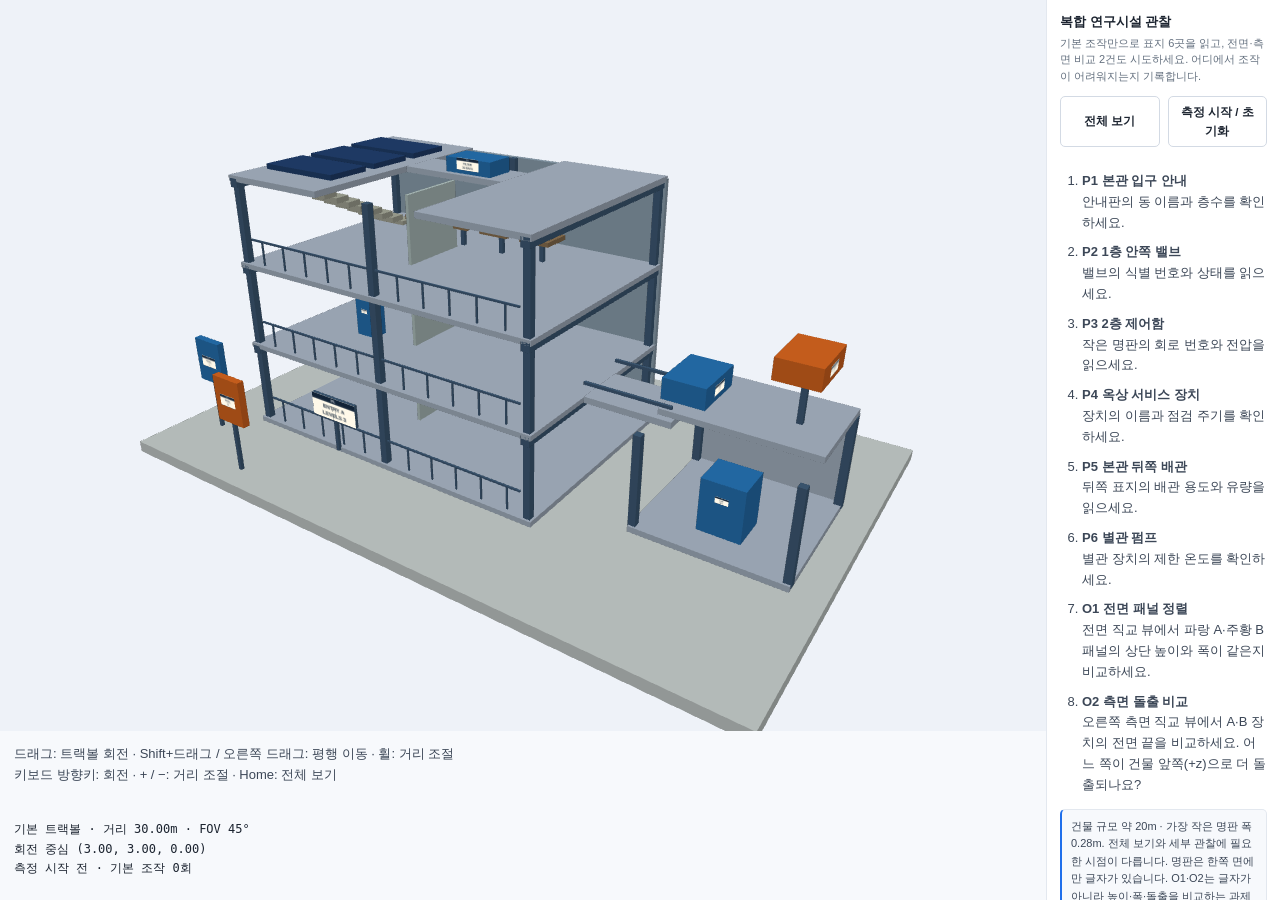
<file: week4/baseline/index.html>
<!doctype html>
<html lang="ko"><head><meta charset="utf-8"><meta name="viewport" content="width=device-width, initial-scale=1">
<title>복합 연구시설 — 기본 트랙볼 뷰어</title><link rel="stylesheet" href="demo.css">
<style>
.wrap{grid-template-columns:minmax(0,1fr) 18rem;height:100vh;height:100dvh;min-height:500px}.stage{display:grid;grid-template-rows:minmax(240px,1fr) auto auto;align-items:stretch;justify-content:stretch;min-height:0;overflow:auto}.viewport{position:relative;min-height:0}.stage canvas{position:absolute;inset:0;display:block;width:100%;height:100%;max-height:none;cursor:grab}
canvas:focus-visible{outline:2px solid var(--d-accent);outline-offset:-2px}.readings{padding:10px 14px;white-space:pre-wrap;font:12px/1.6 monospace;color:var(--d-ink)}
.instructions{padding:0 14px}.tasks{padding-left:22px}.tasks li{margin:9px 0}.actions{display:flex;gap:8px;flex-wrap:wrap}.actions button{flex:1}
@media(max-width:900px){.wrap{display:block;height:auto}.panel{border-left:0;max-height:none}.stage{height:100vh;height:100dvh;min-height:500px}}
</style></head><body>
<div class="wrap"><div class="stage">
<div class="viewport"><canvas id="cv" tabindex="0" aria-label="다층 연구시설의 3차원 모델. 드래그로 회전, Shift 드래그로 이동, 휠로 확대">WebGL2를 지원하는 브라우저에서 실행하세요.</canvas></div>
<p class="instructions">드래그: 트랙볼 회전 · Shift+드래그 / 오른쪽 드래그: 평행 이동 · 휠: 거리 조절<br>키보드 방향키: 회전 · + / −: 거리 조절 · Home: 전체 보기</p>
<pre class="readings" id="readings"></pre></div>
<div class="panel"><h1>복합 연구시설 관찰</h1><p class="sub">기본 조작만으로 표지 6곳을 읽고, 전면·측면 비교 2건도 시도하세요. 어디에서 조작이 어려워지는지 기록합니다.</p>
<div class="actions"><button class="btn" id="home" type="button">전체 보기</button><button class="btn" id="measure" type="button">측정 시작 / 초기화</button></div>
<ol class="tasks" id="tasks"></ol><div id="student-ui"></div>
<p class="note">건물 규모 약 20m · 가장 작은 명판 폭 0.28m. 전체 보기와 세부 관찰에 필요한 시점이 다릅니다. 명판은 한쪽 면에만 글자가 있습니다. O1·O2는 글자가 아니라 높이·폭·돌출을 비교하는 과제입니다.</p>

</div></div>
<script src="demo.js"></script><script src="d04-inspection-model.js?v=3f1b6bc733"></script><script src="d04-inspection-controls.js"></script><script src="d04-inspection-viewer.js?v=8a4c2fbf62"></script><script src="d04-inspection-student.js?v=e71bc4da3b"></script>
</body></html>
</file>
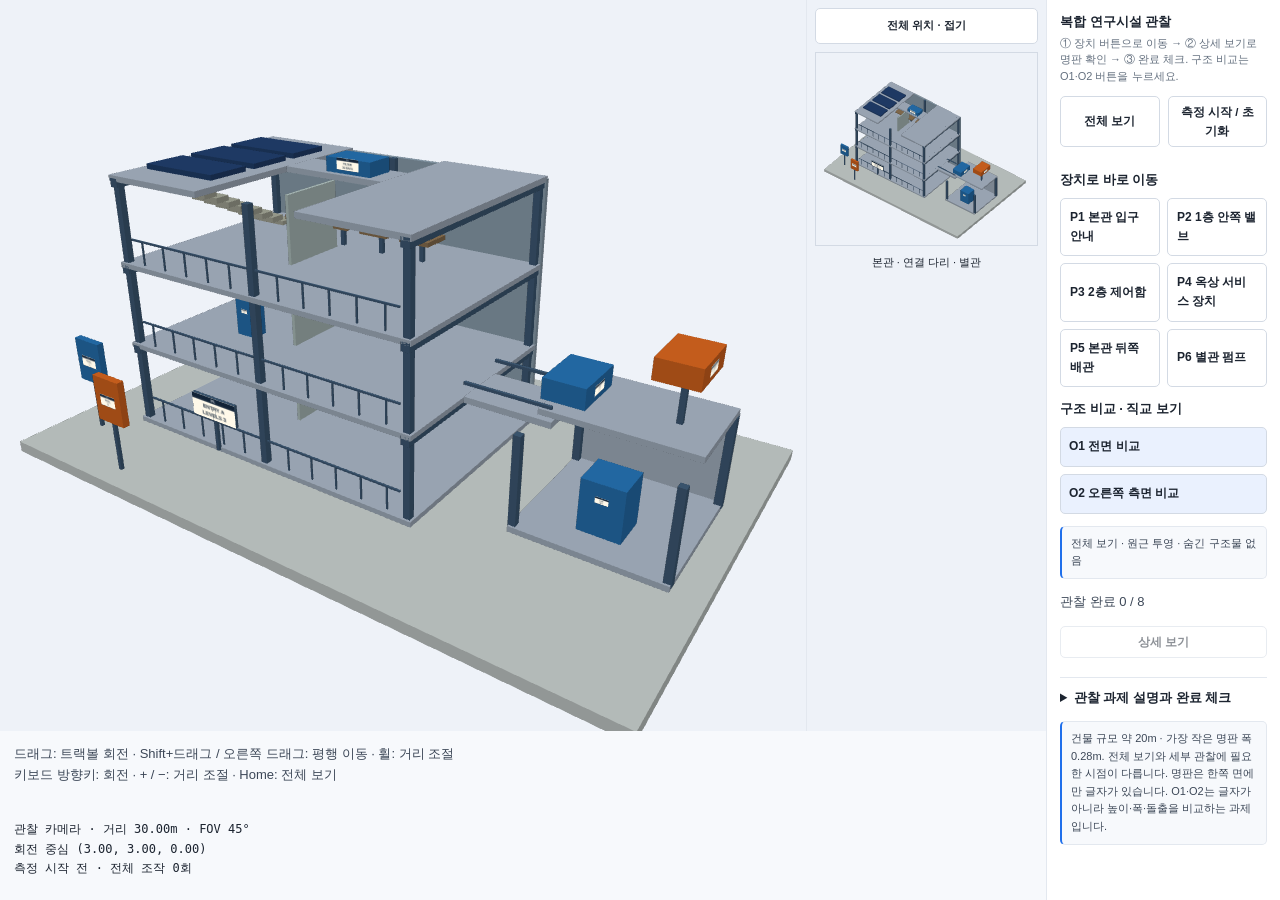
<file: week4/improved/index.html>
<!doctype html>
<html lang="ko"><head><meta charset="utf-8"><meta name="viewport" content="width=device-width, initial-scale=1">
<title>복합 연구시설 — 관찰 지점 뷰어</title><link rel="stylesheet" href="demo.css">
<style>
.wrap{grid-template-columns:minmax(0,1fr) 18rem;height:100vh;height:100dvh;min-height:500px}.stage{display:grid;grid-template-rows:minmax(240px,1fr) auto auto;align-items:stretch;justify-content:stretch;min-height:0;overflow:auto}.viewport{position:relative;min-height:0}.stage canvas{position:absolute;inset:0;display:block;width:100%;height:100%;max-height:none;cursor:grab}
canvas:focus-visible{outline:2px solid var(--d-accent);outline-offset:-2px}.readings{padding:10px 14px;white-space:pre-wrap;font:12px/1.6 monospace;color:var(--d-ink)}
.instructions{padding:0 14px}.tasks{padding-left:22px}.tasks li{margin:9px 0}.actions{display:flex;gap:8px;flex-wrap:wrap}.actions button{flex:1}
@media(max-width:900px){.wrap{display:block;height:auto}.panel{border-left:0;max-height:none}.stage{height:100vh;height:100dvh;min-height:500px}}
</style></head><body>
<div class="wrap"><div class="stage">
<div class="viewport"><canvas id="cv" tabindex="0" aria-label="다층 연구시설의 3차원 모델. 드래그로 회전, Shift 드래그로 이동, 휠로 확대">WebGL2를 지원하는 브라우저에서 실행하세요.</canvas></div>
<p class="instructions">드래그: 트랙볼 회전 · Shift+드래그 / 오른쪽 드래그: 평행 이동 · 휠: 거리 조절<br>키보드 방향키: 회전 · + / −: 거리 조절 · Home: 전체 보기</p>
<pre class="readings" id="readings"></pre></div>
<div class="panel"><h1>복합 연구시설 관찰</h1><p class="sub">① 장치 버튼으로 이동 → ② 상세 보기로 명판 확인 → ③ 완료 체크. 구조 비교는 O1·O2 버튼을 누르세요.</p>
<div class="actions"><button class="btn" id="home" type="button">전체 보기</button><button class="btn" id="measure" type="button">측정 시작 / 초기화</button></div>
<div id="student-ui"></div><details class="task-details"><summary>관찰 과제 설명과 완료 체크</summary><ol class="tasks" id="tasks"></ol></details>
<p class="note">건물 규모 약 20m · 가장 작은 명판 폭 0.28m. 전체 보기와 세부 관찰에 필요한 시점이 다릅니다. 명판은 한쪽 면에만 글자가 있습니다. O1·O2는 글자가 아니라 높이·폭·돌출을 비교하는 과제입니다.</p>

</div></div>
<script src="demo.js"></script><script src="d04-inspection-model.js?v=3f1b6bc733"></script><script src="d04-inspection-controls.js"></script><script src="d04-inspection-viewer.js?v=8a4c2fbf62"></script><script src="d04-inspection-student.js?v=e71bc4da3b"></script>
</body></html>
</file>
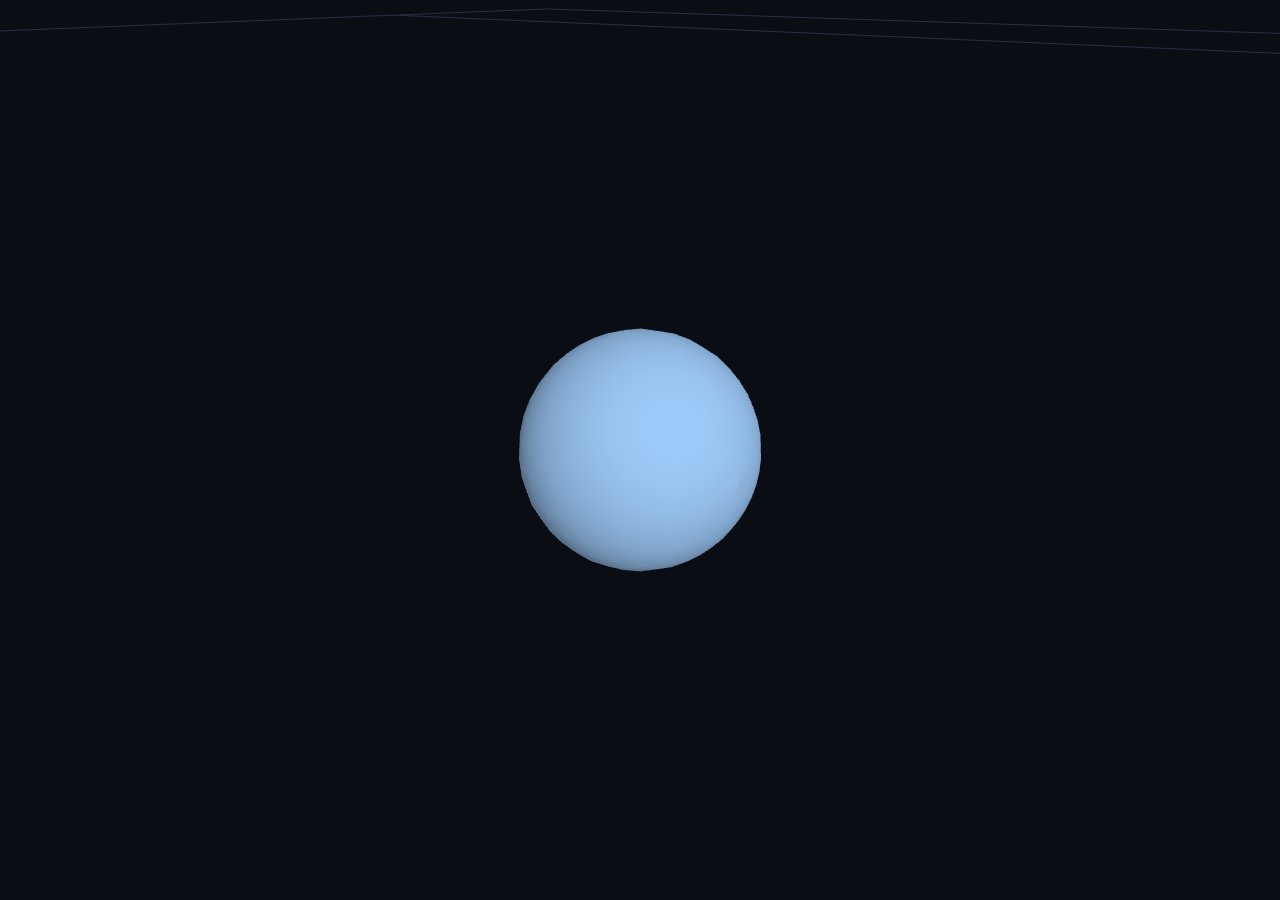
<file: task (1).html>
<!DOCTYPE html>
<html lang="ko">
<head>
<meta charset="utf-8">
<meta name="viewport" content="width=device-width, initial-scale=1">
<title>나만의 태양계 — 2주차 변환</title>
<style>
  html, body { margin: 0; height: 100%; overflow: hidden; background: #0a0d14; }
  canvas { display: block; width: 100vw; height: 100vh; touch-action: none; }
  #msg { position: fixed; inset: 0; display: grid; place-items: center;
         color: #e7ecf3; font: 15px/1.6 system-ui, sans-serif; padding: 2rem; text-align: center; }
  /* id 선택자가 브라우저 기본 [hidden] 규칙을 이기므로 여기서 다시 감춰 준다.
     이걸 빠뜨리면 보이지 않는 오버레이가 캔버스를 덮어 마우스가 먹지 않는다. */
  #msg[hidden] { display: none; }
</style>
</head>
<body>
<canvas id="cv"></canvas>
<div id="msg" hidden></div>

<script>
/* ============================================================================
   나만의 태양계 — 2주차 「변환 실습」에서 내보낸 코드
   ----------------------------------------------------------------------------
   이 파일은 실습 도구에서 직접 넣은 변환 값을 그대로 코드로 옮긴 것입니다.
   조작 UI 는 없고, 시간 t 가 자동으로 흘러가며 장면이 움직입니다.

   [읽는 순서]
     1. 내가 설계한 변환   ← 실습에서 입력한 값이 여기에 있습니다. 먼저 여기를 보세요
     2. 4x4 행렬 계산      ← 1번이 쓰는 도구
     3. 메시 만들기        ← 구와 인공위성 모양
     4. 셰이더            ← GPU 에게 주는 프로그램 (3주차에 배웁니다)
     5. 그리기 루프        ← 매 프레임 t 를 늘리고 다시 그린다

   [내 저장소에 올리기]
     이 파일을 저장소의 week2 폴더에 넣고 commit + push 하세요.
     GitHub Pages 를 켜 두었다면 아래 주소로 바로 열립니다.
       https://<username>.github.io/<저장소이름>/week2/task.html

   [조작]
     마우스 드래그 - 시점 회전 / 휠 - 확대 축소
   ============================================================================ */
'use strict';

/* ══════════════════════════════════════════════════════════════════════════
   1. 내가 설계한 변환
   ──────────────────────────────────────────────────────────────────────────
   각 함수는 시간 t 를 받아 그 물체의 4x4 모델 행렬을 돌려줍니다.
   실습 도구에서 위에서 아래로 놓았던 행렬을 순서대로 오른쪽에 곱합니다.
   즉 M = M1 · M2 · M3 이고, 정점에는 오른쪽 것부터 적용됩니다.
   ══════════════════════════════════════════════════════════════════════════ */

/* 도(degree)를 라디안으로 바꿉니다. 실습 도구의 deg() 와 같습니다. */
const deg = d => d * Math.PI / 180;

/* 지구 — 실습 도구에서 놓은 순서 그대로입니다 */
function earthMatrix(t) {
  let M = M4.identity(M4.create());
  // 변환 단계가 없습니다 — 단위행렬 그대로입니다
  return M;
}

/* 달 — 실습 도구에서 놓은 순서 그대로입니다 */
function moonMatrix(t) {
  let M = M4.identity(M4.create());
  M = M4.rotateZ(M, M, deg(t * 20));   // 회전 Rz(t*20도)
  M = M4.translate(M, M, [60.3, 0, 0]);   // 이동 T(60.3, 0, 0)
  M = M4.scale(M, M, [0.273, 0.273, 0.273]);   // 크기 S(0.273, 0.273, 0.273)
  return M;
}

/* 인공위성 — 실습 도구에서 놓은 순서 그대로입니다 */
function satelliteMatrix(t) {
  let M = M4.identity(M4.create());
  M = M4.rotateZ(M, M, deg(t * 90));   // 회전 Rz(t*90도)
  M = M4.translate(M, M, [1.063, 0, 0]);   // 이동 T(1.063, 0, 0)
  M = M4.scale(M, M, [0.000071, 0.000071, 0.000071]);   // 크기(균등) 0.000071배
  return M;
}


/* 축의 표시 범위 — 실습 도구의 「축 범위」 값입니다. */
const RANGE = { x: 70, y: 70, z: 70 };

/* 물체 목록 — 색과 모양, 그리고 위에서 정의한 변환 함수를 묶습니다. */
const OBJECTS = [
  { name: '지구', color: [0.35, 0.60, 0.95], shape: 'sphere', matrix: earthMatrix },
  { name: '달', color: [0.78, 0.78, 0.82], shape: 'sphere', matrix: moonMatrix },
  { name: '인공위성', color: [0.95, 0.72, 0.35], shape: 'satellite', matrix: satelliteMatrix },
];

/* 시간이 흐르는 속도와 되돌아가는 지점 (실습 도구와 같은 규칙) */
const T_SPEED = 0.9;
const T_MAX = 20;

/* ══════════════════════════════════════════════════════════════════════════
   2. 4x4 행렬 계산
   ──────────────────────────────────────────────────────────────────────────
   WebGL 은 행렬을 "열 우선(column-major)" 으로 받습니다.
   즉 배열의 앞 4개가 1열, 다음 4개가 2열입니다. m[12], m[13], m[14] 가 이동 성분입니다.
   ══════════════════════════════════════════════════════════════════════════ */
const M4 = {
  create: () => new Float32Array([1,0,0,0, 0,1,0,0, 0,0,1,0, 0,0,0,1]),
  identity: o => { o.set([1,0,0,0, 0,1,0,0, 0,0,1,0, 0,0,0,1]); return o; },

  /* o = a · b */
  multiply: (o, a, b) => {
    const r = new Float32Array(16);
    for (let c = 0; c < 4; c++)
      for (let row = 0; row < 4; row++) {
        let s = 0;
        for (let k = 0; k < 4; k++) s += a[k*4 + row] * b[c*4 + k];
        r[c*4 + row] = s;
      }
    o.set(r); return o;
  },

  translate: (o, a, v) => {
    const t = M4.identity(M4.create());
    t[12] = v[0]; t[13] = v[1]; t[14] = v[2];
    return M4.multiply(o, a, t);
  },
  scale: (o, a, v) => {
    const t = M4.identity(M4.create());
    t[0] = v[0]; t[5] = v[1]; t[10] = v[2];
    return M4.multiply(o, a, t);
  },
  rotateX: (o, a, r) => {
    const t = M4.identity(M4.create()), c = Math.cos(r), s = Math.sin(r);
    t[5] = c; t[6] = s; t[9] = -s; t[10] = c;
    return M4.multiply(o, a, t);
  },
  rotateY: (o, a, r) => {
    const t = M4.identity(M4.create()), c = Math.cos(r), s = Math.sin(r);
    t[0] = c; t[2] = -s; t[8] = s; t[10] = c;
    return M4.multiply(o, a, t);
  },
  rotateZ: (o, a, r) => {
    const t = M4.identity(M4.create()), c = Math.cos(r), s = Math.sin(r);
    t[0] = c; t[1] = s; t[4] = -s; t[5] = c;
    return M4.multiply(o, a, t);
  },

  /* 카메라 행렬 — eye 에서 center 를 바라본다 (4주차에 배웁니다) */
  lookAt: (o, eye, center, up) => {
    let zx = eye[0]-center[0], zy = eye[1]-center[1], zz = eye[2]-center[2];
    const zl = Math.hypot(zx, zy, zz) || 1; zx/=zl; zy/=zl; zz/=zl;
    let xx = up[1]*zz - up[2]*zy, xy = up[2]*zx - up[0]*zz, xz = up[0]*zy - up[1]*zx;
    const xl = Math.hypot(xx, xy, xz) || 1; xx/=xl; xy/=xl; xz/=xl;
    const yx = zy*xz - zz*xy, yy = zz*xx - zx*xz, yz = zx*xy - zy*xx;
    o.set([xx,yx,zx,0, xy,yy,zy,0, xz,yz,zz,0,
           -(xx*eye[0]+xy*eye[1]+xz*eye[2]),
           -(yx*eye[0]+yy*eye[1]+yz*eye[2]),
           -(zx*eye[0]+zy*eye[1]+zz*eye[2]), 1]);
    return o;
  },

  /* 원근 투영 행렬 (4주차에 배웁니다) */
  perspective: (o, fovy, aspect, near, far) => {
    const f = 1 / Math.tan(fovy/2), nf = 1 / (near - far);
    o.set([f/aspect,0,0,0, 0,f,0,0, 0,0,(far+near)*nf,-1, 0,0,2*far*near*nf,0]);
    return o;
  },

  /* 법선 행렬 = transpose(inverse(M)) 의 좌상단 3x3 (5주차 조명에서 씁니다) */
  normalFrom: m => {
    const a00=m[0],a01=m[1],a02=m[2], a10=m[4],a11=m[5],a12=m[6], a20=m[8],a21=m[9],a22=m[10];
    const b01 = a22*a11 - a12*a21, b11 = -a22*a10 + a12*a20, b21 = a21*a10 - a11*a20;
    let det = a00*b01 + a01*b11 + a02*b21;
    if (!det) return new Float32Array([1,0,0, 0,1,0, 0,0,1]);
    det = 1 / det;
    return new Float32Array([
      b01*det, (-a22*a01 + a02*a21)*det, ( a12*a01 - a02*a11)*det,
      b11*det, ( a22*a00 - a02*a20)*det, (-a12*a00 + a02*a10)*det,
      b21*det, (-a21*a00 + a01*a20)*det, ( a11*a00 - a01*a10)*det,
    ]);
  },
};

/* ══════════════════════════════════════════════════════════════════════════
   3. 메시 만들기 — 회전체
   ──────────────────────────────────────────────────────────────────────────
   (반지름, 높이) 점들을 y 축 둘레로 돌려서 삼각형을 만듭니다. 4주차에 자세히 배웁니다.
   ══════════════════════════════════════════════════════════════════════════ */
function revolution(profile, seg) {
  const pos = [], nrm = [], idx = [], rows = profile.length;
  for (let i = 0; i < rows; i++) {
    const r = profile[i][0], y = profile[i][1];
    const pp = profile[Math.max(i-1, 0)], pn = profile[Math.min(i+1, rows-1)];
    // 접선 (dr, dy) 를 +90도 돌린 (-dy, dr) 이 바깥을 향하는 법선이다
    const dr = pn[0]-pp[0], dy = pn[1]-pp[1];
    const nl = Math.hypot(dr, dy) || 1;
    const nr = -dy/nl, ny = dr/nl;
    for (let j = 0; j <= seg; j++) {
      const a = (j/seg) * Math.PI * 2, c = Math.cos(a), s = Math.sin(a);
      pos.push(r*c, y, r*s);
      nrm.push(nr*c, ny, nr*s);
    }
  }
  const stride = seg + 1;
  for (let i = 0; i < rows-1; i++)
    for (let j = 0; j < seg; j++) {
      const a = i*stride + j, b = a + stride;
      idx.push(a, b, a+1, a+1, b, b+1);
    }
  return { pos: new Float32Array(pos), nrm: new Float32Array(nrm), idx: new Uint16Array(idx) };
}

/* 구의 옆모습 — 반원 */
const sphereProfile = (R, steps) => {
  const p = [];
  for (let i = 0; i <= steps; i++) {
    const phi = Math.PI * (i/steps);
    p.push([R*Math.sin(phi), R*Math.cos(phi)]);
  }
  return p;
};
/* 원기둥의 옆모습 */
const cylinderProfile = (R, H) => [[0, H/2], [R, H/2], [R, -H/2], [0, -H/2]];

/* ══════════════════════════════════════════════════════════════════════════
   4. WebGL 준비와 셰이더
   ══════════════════════════════════════════════════════════════════════════ */
const cv = document.getElementById('cv');
const gl = cv.getContext('webgl2');
if (!gl) {
  const m = document.getElementById('msg');
  m.hidden = false;
  m.textContent = '이 브라우저에서는 WebGL2 를 쓸 수 없습니다. 최신 Chrome 또는 Edge 로 열어 주세요.';
  throw new Error('no webgl2');
}

/* 정점 셰이더 — 정점 하나하나에 대해 실행됩니다 */
const VS = `#version 300 es
layout(location=0) in vec3 aPos;
layout(location=1) in vec3 aNormal;
uniform mat4 uM, uVP;
uniform mat3 uN;
out vec3 vN;
void main(){
  vN = uN * aNormal;
  gl_Position = uVP * uM * vec4(aPos, 1.0);   // 여기가 M · v 입니다
}`;

/* 프래그먼트 셰이더 — 픽셀 하나하나에 대해 실행됩니다 */
const FS = `#version 300 es
precision highp float;
in vec3 vN;
uniform vec3 uColor;
out vec4 o;
void main(){
  float d = max(dot(normalize(vN), normalize(vec3(0.5, 0.8, 0.6))), 0.0);
  o = vec4(pow(uColor * (0.28 + 0.72*d), vec3(1.0/2.2)), 1.0);
}`;

/* 선(축과 격자)용 셰이더 */
const VSL = `#version 300 es
layout(location=0) in vec3 aPos;
uniform mat4 uVP, uM;
void main(){ gl_Position = uVP * uM * vec4(aPos, 1.0); }`;
const FSL = `#version 300 es
precision highp float;
uniform vec3 uColor;
out vec4 o;
void main(){ o = vec4(uColor, 1.0); }`;

function compile(type, src) {
  const s = gl.createShader(type);
  gl.shaderSource(s, src.trim());
  gl.compileShader(s);
  if (!gl.getShaderParameter(s, gl.COMPILE_STATUS)) throw new Error(gl.getShaderInfoLog(s));
  return s;
}
function program(vs, fs) {
  const p = gl.createProgram();
  gl.attachShader(p, compile(gl.VERTEX_SHADER, vs));
  gl.attachShader(p, compile(gl.FRAGMENT_SHADER, fs));
  gl.linkProgram(p);
  if (!gl.getProgramParameter(p, gl.LINK_STATUS)) throw new Error(gl.getProgramInfoLog(p));
  return p;
}
function uniforms(p, names) {
  const u = {};
  for (const n of names) u[n] = gl.getUniformLocation(p, n);
  return u;
}
function upload(m) {
  const vao = gl.createVertexArray();
  gl.bindVertexArray(vao);
  [['pos', 3, 0], ['nrm', 3, 1]].forEach(([key, size, loc]) => {
    if (!m[key]) return;
    const b = gl.createBuffer();
    gl.bindBuffer(gl.ARRAY_BUFFER, b);
    gl.bufferData(gl.ARRAY_BUFFER, m[key], gl.STATIC_DRAW);
    gl.enableVertexAttribArray(loc);
    gl.vertexAttribPointer(loc, size, gl.FLOAT, false, 0, 0);
  });
  const ib = gl.createBuffer();
  gl.bindBuffer(gl.ELEMENT_ARRAY_BUFFER, ib);
  gl.bufferData(gl.ELEMENT_ARRAY_BUFFER, m.idx, gl.STATIC_DRAW);
  gl.bindVertexArray(null);
  return { vao, count: m.idx.length };
}

const prog = program(VS, FS);
const U = uniforms(prog, ['uM', 'uVP', 'uN', 'uColor']);
const progL = program(VSL, FSL);
const UL = uniforms(progL, ['uM', 'uVP', 'uColor']);

const MESH = {
  sphere: upload(revolution(sphereProfile(1, 18), 28)),
  satBody: upload(revolution(cylinderProfile(0.6, 1.2), 12)),
  satPanel: upload({
    pos: new Float32Array([ 0.6,-1.6,-0.06, 2.6,-1.6,-0.06, 2.6,1.6,-0.06, 0.6,1.6,-0.06,
                            0.6,-1.6, 0.06, 2.6,-1.6, 0.06, 2.6,1.6, 0.06, 0.6,1.6, 0.06,
                           -0.6,-1.6,-0.06,-2.6,-1.6,-0.06,-2.6,1.6,-0.06,-0.6,1.6,-0.06,
                           -0.6,-1.6, 0.06,-2.6,-1.6, 0.06,-2.6,1.6, 0.06,-0.6,1.6, 0.06 ]),
    nrm: new Float32Array([ 0,0,-1, 0,0,-1, 0,0,-1, 0,0,-1,  0,0,1, 0,0,1, 0,0,1, 0,0,1,
                            0,0,-1, 0,0,-1, 0,0,-1, 0,0,-1,  0,0,1, 0,0,1, 0,0,1, 0,0,1 ]),
    idx: new Uint16Array([0,1,2,0,2,3, 4,6,5,4,7,6, 8,9,10,8,10,11, 12,14,13,12,15,14]),
  }),
};

/* 축과 격자용 선 버퍼 */
function lineBuf(cap) {
  const vao = gl.createVertexArray();
  gl.bindVertexArray(vao);
  const buf = gl.createBuffer();
  gl.bindBuffer(gl.ARRAY_BUFFER, buf);
  gl.bufferData(gl.ARRAY_BUFFER, cap*12, gl.DYNAMIC_DRAW);
  gl.enableVertexAttribArray(0);
  gl.vertexAttribPointer(0, 3, gl.FLOAT, false, 0, 0);
  gl.bindVertexArray(null);
  return { vao, buf, data: new Float32Array(cap*3), n: 0 };
}
function putLines(L, n) {
  gl.bindBuffer(gl.ARRAY_BUFFER, L.buf);
  gl.bufferSubData(gl.ARRAY_BUFFER, 0, L.data.subarray(0, n*3));
  L.n = n;
}
const IDENT = M4.identity(M4.create());
function drawLines(L, color, vp, m) {
  if (!L.n) return;
  gl.useProgram(progL);
  gl.uniformMatrix4fv(UL.uVP, false, vp);
  gl.uniformMatrix4fv(UL.uM, false, m || IDENT);
  gl.uniform3fv(UL.uColor, color);
  gl.bindVertexArray(L.vao);
  gl.drawArrays(gl.LINES, 0, L.n);
  gl.bindVertexArray(null);
}
const gridBuf = lineBuf(400), axesBuf = lineBuf(24);

/* ══════════════════════════════════════════════════════════════════════════
   5. 카메라 — 마우스로 돌려 보기
   ══════════════════════════════════════════════════════════════════════════ */
const cam = { yaw: 0.7, pitch: 0.42, dist: 9 };
let dragging = false, px = 0, py = 0;

cv.addEventListener('pointerdown', e => {
  dragging = true; px = e.clientX; py = e.clientY;
  cv.setPointerCapture(e.pointerId);            // 캔버스 밖으로 나가도 계속 따라온다
});
cv.addEventListener('pointermove', e => {
  if (!dragging) return;
  const k = Math.PI * 2 / cv.clientHeight;      // 화면 높이만큼 끌면 한 바퀴
  cam.yaw -= (e.clientX - px) * k;
  cam.pitch += (e.clientY - py) * k;
  cam.pitch = Math.max(-1.5, Math.min(1.5, cam.pitch));
  px = e.clientX; py = e.clientY;
});
const endDrag = e => { dragging = false; if (cv.hasPointerCapture(e.pointerId)) cv.releasePointerCapture(e.pointerId); };
cv.addEventListener('pointerup', endDrag);
cv.addEventListener('pointercancel', endDrag);
cv.addEventListener('wheel', e => {
  e.preventDefault();
  cam.dist = Math.max(0.5, Math.min(200, cam.dist * Math.exp(e.deltaY * 0.001)));
}, { passive: false });

/* z 축이 위인 좌표계입니다 (실습 도구와 같습니다) */
function cameraEye() {
  const cp = Math.cos(cam.pitch);
  return [cam.dist * cp * Math.cos(cam.yaw),
          cam.dist * cp * Math.sin(cam.yaw),
          cam.dist * Math.sin(cam.pitch)];
}

/* ══════════════════════════════════════════════════════════════════════════
   6. 그리기 루프 — 매 프레임 t 를 늘리고 다시 그린다
   ══════════════════════════════════════════════════════════════════════════ */
const vp = M4.create(), view = M4.create(), proj = M4.create();
let t = 0, last = performance.now();

function frame(now) {
  const dt = Math.min(0.05, (now - last) / 1000);
  last = now;

  // 시간 자동 증가 — T_MAX 에 닿으면 처음으로 되돌아간다
  t += dt * T_SPEED;
  if (t >= T_MAX) t = 0;

  // 캔버스 크기를 화면에 맞춘다
  const dpr = window.devicePixelRatio || 1;
  const w = Math.floor(cv.clientWidth * dpr), h = Math.floor(cv.clientHeight * dpr);
  if (cv.width !== w || cv.height !== h) { cv.width = w; cv.height = h; }
  gl.viewport(0, 0, cv.width, cv.height);

  gl.enable(gl.DEPTH_TEST);
  gl.clearColor(0.04, 0.05, 0.08, 1);
  gl.clear(gl.COLOR_BUFFER_BIT | gl.DEPTH_BUFFER_BIT);

  const rx = RANGE.x, ry = RANGE.y, rz = RANGE.z;
  const R = Math.max(rx, ry, rz);

  // 뷰 · 투영 행렬
  M4.lookAt(view, cameraEye(), [0,0,0], [0,0,1]);
  M4.perspective(proj, Math.PI/4, cv.width/cv.height, R*0.002, R*60);
  M4.multiply(vp, proj, view);

  // 격자와 축
  let k = 0;
  for (let i = 0; i <= 8; i++) {
    const u = -1 + 2*i/8;
    gridBuf.data.set([u*rx,-ry,0, u*rx,ry,0, -rx,u*ry,0, rx,u*ry,0], k);
    k += 12;
  }
  putLines(gridBuf, k/3);
  drawLines(gridBuf, [0.14,0.18,0.26], vp);
  axesBuf.data.set([-rx,0,0, rx,0,0,  0,-ry,0, 0,ry,0,  0,0,-rz, 0,0,rz]);
  putLines(axesBuf, 6);
  drawLines(axesBuf, [0.34,0.40,0.50], vp);

  // 물체 — 여기서 1번에서 만든 변환 함수를 부릅니다
  gl.useProgram(prog);
  gl.uniformMatrix4fv(U.uVP, false, vp);
  for (const o of OBJECTS) {
    const M = o.matrix(t);                       // ← 내가 설계한 변환
    gl.uniformMatrix4fv(U.uM, false, M);
    gl.uniformMatrix3fv(U.uN, false, M4.normalFrom(M));
    gl.uniform3fv(U.uColor, o.color);
    if (o.shape === 'satellite') {
      gl.bindVertexArray(MESH.satBody.vao);
      gl.drawElements(gl.TRIANGLES, MESH.satBody.count, gl.UNSIGNED_SHORT, 0);
      gl.uniform3f(U.uColor, 0.28, 0.36, 0.62);
      gl.bindVertexArray(MESH.satPanel.vao);
      gl.drawElements(gl.TRIANGLES, MESH.satPanel.count, gl.UNSIGNED_SHORT, 0);
    } else {
      gl.bindVertexArray(MESH.sphere.vao);
      gl.drawElements(gl.TRIANGLES, MESH.sphere.count, gl.UNSIGNED_SHORT, 0);
    }
  }
  gl.bindVertexArray(null);

  requestAnimationFrame(frame);
}
requestAnimationFrame(frame);
</script>
</body>
</html>
</file>
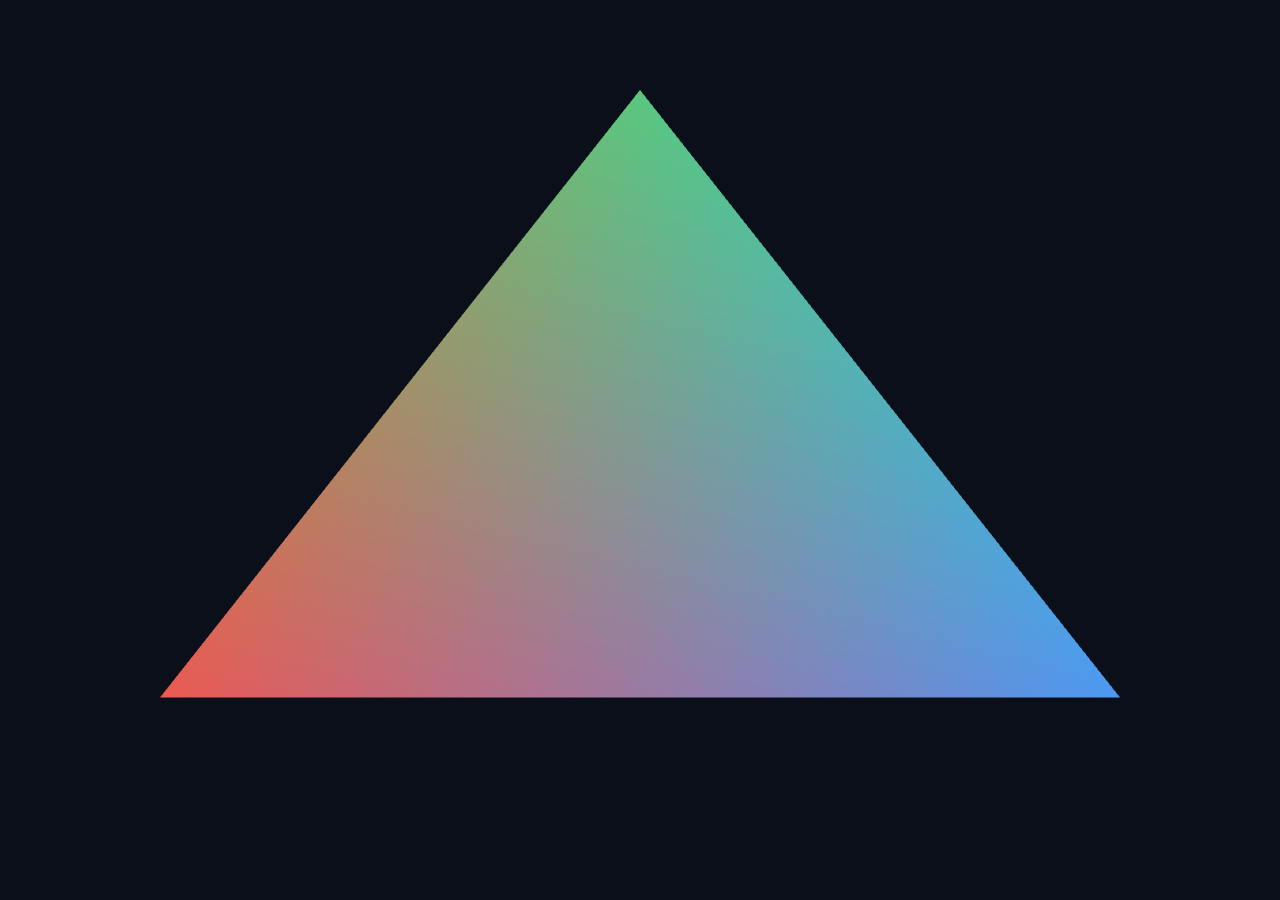
<file: w3-start.html>
<!DOCTYPE html>
<html lang="ko">
<head>
<meta charset="utf-8">
<meta name="viewport" content="width=device-width, initial-scale=1">
<title>3주차 실습 1 — 출발점</title>
<style>
  html, body { margin: 0; height: 100%; overflow: hidden; background: #0b0f16; }
  canvas { display: block; width: 100vw; height: 100vh; }
</style>
</head>
<body>
<canvas id="glcanvas"></canvas>

<script>
/* ============================================================================
   3주차 실습 1 — 출발점 파일

   삼각형 하나를 그리는 가장 작은 WebGL2 프로그램입니다.
   이 파일 하나에 세 개의 프로그램이 모두 들어 있습니다.

     ① 메인 애플리케이션 — 이 <script> 안의 JavaScript (CPU 에서 실행)
     ② 버텍스 셰이더    — 아래 VS_SOURCE 문자열     (GPU 에서 실행)
     ③ 프래그먼트 셰이더 — 아래 FS_SOURCE 문자열     (GPU 에서 실행)

   강의 자료의 「실습 1」 을 보며 단계별로 고쳐 나가면 됩니다.
   ============================================================================ */
'use strict';

/* ══════════════════════════════════════════════════════════════════════════
   1. 메시 데이터 — 이 숫자들이 전부입니다
   ──────────────────────────────────────────────────────────────────────────
   각 버퍼의 "같은 번째" 값이 같은 정점의 정보입니다.
   예를 들어 정점 0 은 위치 (-0.75,-0.55,0), 법선 (0,0,1), 색 (0.92,0.35,0.32).
   ══════════════════════════════════════════════════════════════════════════ */
const positions = new Float32Array([
  -0.75, -0.55, 0.0,      // 정점 0
   0.75, -0.55, 0.0,      // 정점 1
   0.00,  0.80, 0.0,      // 정점 2
]);

const normals = new Float32Array([
  0, 0, 1,                // 정점 0 — 화면 정면을 향한다
  0, 0, 1,                // 정점 1
  0, 0, 1,                // 정점 2
]);

const colors = new Float32Array([
  0.92, 0.35, 0.32,       // 정점 0 — 빨강
  0.30, 0.60, 0.95,       // 정점 1 — 파랑
  0.35, 0.78, 0.50,       // 정점 2 — 초록
]);

const indices = new Uint16Array([0, 1, 2]);   // 정수 세 개가 삼각형 하나

/* ══════════════════════════════════════════════════════════════════════════
   2. 버텍스 셰이더 — 정점 하나마다 한 번씩 실행됩니다
   ══════════════════════════════════════════════════════════════════════════ */
const VS_SOURCE = `#version 300 es

layout(location=0) in vec3 aPos;      // 정점 위치 버퍼에서 들어온다
layout(location=1) in vec3 aNormal;   // 법선 버퍼
layout(location=3) in vec3 aColor;    // 정점 색 버퍼

uniform float uTime;                  // 초 단위 시간 — 모든 정점이 같은 값을 받는다

out vec3 vColor;                      // 프래그먼트 셰이더로 넘길 값
out vec3 vNormal;

void main() {
  vColor  = aColor;
  vNormal = aNormal;

  // gl_Position 에 넣는 값이 그 정점의 최종 위치(NDC)입니다.
  // 지금은 아무 변환도 하지 않으므로 정점 좌표가 그대로 화면 좌표가 됩니다.
  gl_Position = vec4(aPos, 1.0);
}
`;

/* ══════════════════════════════════════════════════════════════════════════
   3. 프래그먼트 셰이더 — 픽셀 하나마다 한 번씩 실행됩니다
   ══════════════════════════════════════════════════════════════════════════ */
const FS_SOURCE = `#version 300 es
precision highp float;                // 실수 정밀도 선언 — 여기서는 필수입니다

in vec3 vColor;                       // 버텍스 셰이더가 보낸 값이 "보간되어" 들어온다
in vec3 vNormal;

uniform float uTime;

out vec4 fragColor;                   // 이 픽셀의 최종 색

void main() {
  fragColor = vec4(vColor, 1.0);
}
`;

/* ══════════════════════════════════════════════════════════════════════════
   4. WebGL 준비
   ══════════════════════════════════════════════════════════════════════════ */
const canvas = document.getElementById('glcanvas');
const gl = canvas.getContext('webgl2');
if (!gl) {
  document.body.innerHTML =
    '<p style="color:#fff;font:16px sans-serif;padding:2rem">' +
    'WebGL2 를 사용할 수 없습니다. 최신 Chrome 또는 Edge 로 열어 주세요.</p>';
  throw new Error('no webgl2');
}

// 셰이더 문자열을 컴파일한다. 실패하면 오류에 "몇 줄"인지 나온다.
function compileShader(type, source) {
  const s = gl.createShader(type);
  gl.shaderSource(s, source);
  gl.compileShader(s);
  if (!gl.getShaderParameter(s, gl.COMPILE_STATUS)) {
    const kind = (type === gl.VERTEX_SHADER) ? '버텍스' : '프래그먼트';
    throw new Error(kind + ' 셰이더 오류\n' + gl.getShaderInfoLog(s));
  }
  return s;
}

// 두 셰이더를 하나의 "프로그램" 으로 묶는다.
function createProgram(vsSource, fsSource) {
  const p = gl.createProgram();
  gl.attachShader(p, compileShader(gl.VERTEX_SHADER, vsSource));
  gl.attachShader(p, compileShader(gl.FRAGMENT_SHADER, fsSource));
  gl.linkProgram(p);
  if (!gl.getProgramParameter(p, gl.LINK_STATUS)) {
    throw new Error('링크 오류\n' + gl.getProgramInfoLog(p));
  }
  return p;
}

const program = createProgram(VS_SOURCE, FS_SOURCE);

// uniform 의 "위치"를 이름으로 찾아 둔다. 매 프레임 찾으면 느리다.
const uTimeLoc = gl.getUniformLocation(program, 'uTime');

/* ══════════════════════════════════════════════════════════════════════════
   5. 버퍼를 만들어 GPU 메모리로 보낸다
   ──────────────────────────────────────────────────────────────────────────
   VAO(Vertex Array Object) 는 "어떤 버퍼를 몇 번 자리에 어떻게 읽을지"를
   한 묶음으로 기억해 두는 것입니다. 그려야 할 때 이것만 bind 하면 됩니다.
   ══════════════════════════════════════════════════════════════════════════ */
function createMesh(mesh) {
  const vao = gl.createVertexArray();
  gl.bindVertexArray(vao);

  function attribute(data, location, size) {
    if (!data) return;
    const buf = gl.createBuffer();
    gl.bindBuffer(gl.ARRAY_BUFFER, buf);
    gl.bufferData(gl.ARRAY_BUFFER, data, gl.STATIC_DRAW);   // ← CPU 에서 GPU 로 복사
    gl.enableVertexAttribArray(location);
    gl.vertexAttribPointer(location, size, gl.FLOAT, false, 0, 0);
  }
  attribute(mesh.positions, 0, 3);   // location 0 ← aPos
  attribute(mesh.normals,   1, 3);   // location 1 ← aNormal
  attribute(mesh.colors,    3, 3);   // location 3 ← aColor

  const ibo = gl.createBuffer();
  gl.bindBuffer(gl.ELEMENT_ARRAY_BUFFER, ibo);
  gl.bufferData(gl.ELEMENT_ARRAY_BUFFER, mesh.indices, gl.STATIC_DRAW);

  gl.bindVertexArray(null);
  return { vao: vao, count: mesh.indices.length };
}

const triangle = createMesh({ positions, normals, colors, indices });

/* ══════════════════════════════════════════════════════════════════════════
   6. 매 프레임 그린다
   ══════════════════════════════════════════════════════════════════════════ */
const startTime = performance.now();

function render() {
  // 캔버스 크기를 화면에 맞춘다 (고해상도 화면 대응)
  const dpr = window.devicePixelRatio || 1;
  const w = Math.floor(canvas.clientWidth * dpr);
  const h = Math.floor(canvas.clientHeight * dpr);
  if (canvas.width !== w || canvas.height !== h) {
    canvas.width = w;
    canvas.height = h;
  }
  gl.viewport(0, 0, canvas.width, canvas.height);

  // 화면을 지운다
  gl.clearColor(0.04, 0.06, 0.10, 1.0);
  gl.clear(gl.COLOR_BUFFER_BIT | gl.DEPTH_BUFFER_BIT);

  const time = (performance.now() - startTime) / 1000;

  gl.useProgram(program);                 // ← uniform 을 넣기 전에 반드시 먼저!
  gl.uniform1f(uTimeLoc, time);

  gl.bindVertexArray(triangle.vao);
  gl.drawElements(gl.TRIANGLES, triangle.count, gl.UNSIGNED_SHORT, 0);
  gl.bindVertexArray(null);

  requestAnimationFrame(render);
}
requestAnimationFrame(render);
</script>
</body>
</html>
</file>
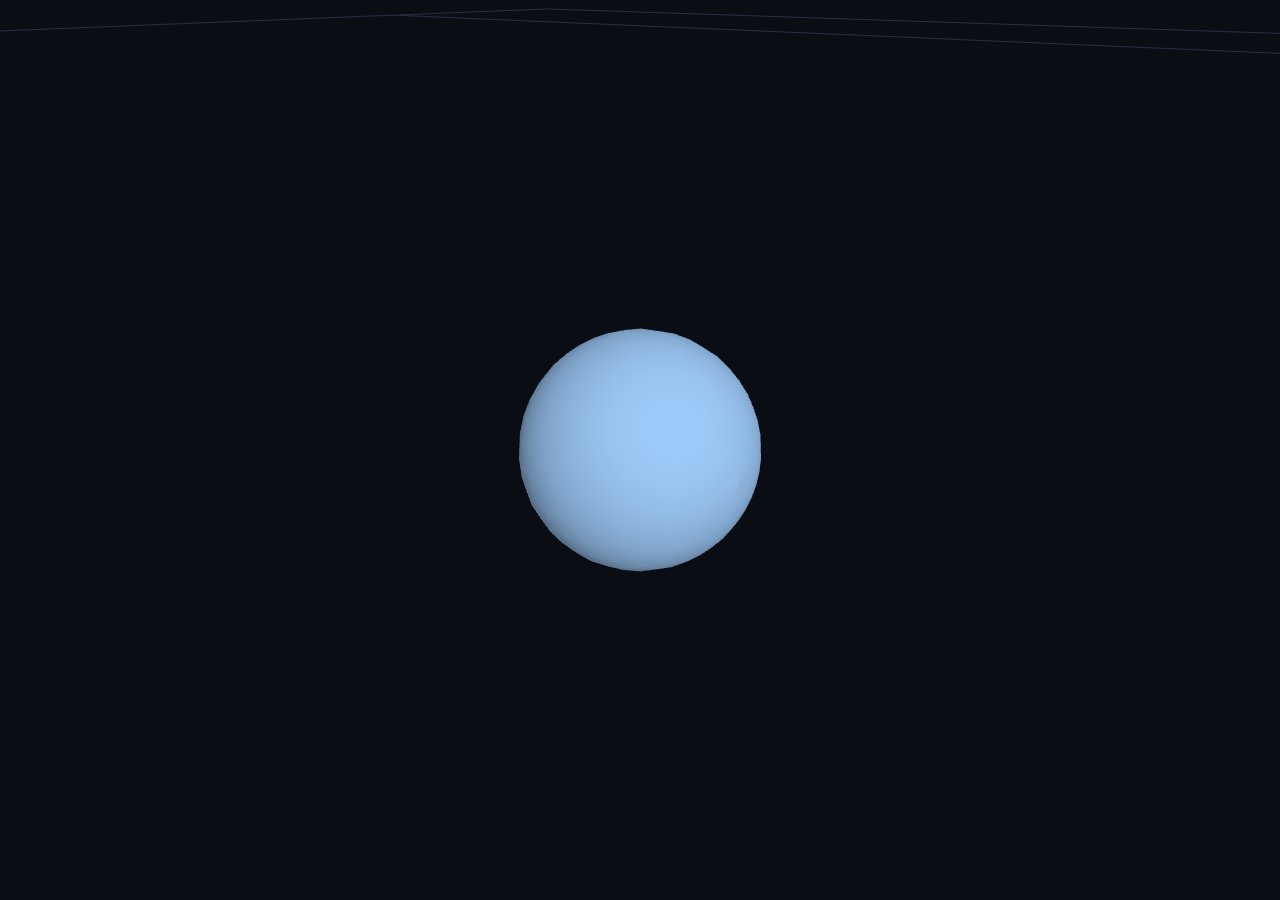
<file: week2/task1.html>
<!DOCTYPE html>
<html lang="ko">
<head>
<meta charset="utf-8">
<meta name="viewport" content="width=device-width, initial-scale=1">
<title>나만의 태양계 — 2주차 변환</title>
<style>
  html, body { margin: 0; height: 100%; overflow: hidden; background: #0a0d14; }
  canvas { display: block; width: 100vw; height: 100vh; touch-action: none; }
  #msg { position: fixed; inset: 0; display: grid; place-items: center;
         color: #e7ecf3; font: 15px/1.6 system-ui, sans-serif; padding: 2rem; text-align: center; }
  /* id 선택자가 브라우저 기본 [hidden] 규칙을 이기므로 여기서 다시 감춰 준다.
     이걸 빠뜨리면 보이지 않는 오버레이가 캔버스를 덮어 마우스가 먹지 않는다. */
  #msg[hidden] { display: none; }
</style>
</head>
<body>
<canvas id="cv"></canvas>
<div id="msg" hidden></div>

<script>
/* ============================================================================
   나만의 태양계 — 2주차 「변환 실습」에서 내보낸 코드
   ----------------------------------------------------------------------------
   이 파일은 실습 도구에서 직접 넣은 변환 값을 그대로 코드로 옮긴 것입니다.
   조작 UI 는 없고, 시간 t 가 자동으로 흘러가며 장면이 움직입니다.

   [읽는 순서]
     1. 내가 설계한 변환   ← 실습에서 입력한 값이 여기에 있습니다. 먼저 여기를 보세요
     2. 4x4 행렬 계산      ← 1번이 쓰는 도구
     3. 메시 만들기        ← 구와 인공위성 모양
     4. 셰이더            ← GPU 에게 주는 프로그램 (3주차에 배웁니다)
     5. 그리기 루프        ← 매 프레임 t 를 늘리고 다시 그린다

   [내 저장소에 올리기]
     이 파일을 저장소의 week2 폴더에 넣고 commit + push 하세요.
     GitHub Pages 를 켜 두었다면 아래 주소로 바로 열립니다.
       https://<username>.github.io/<저장소이름>/week2/task.html

   [조작]
     마우스 드래그 - 시점 회전 / 휠 - 확대 축소
   ============================================================================ */
'use strict';

/* ══════════════════════════════════════════════════════════════════════════
   1. 내가 설계한 변환
   ──────────────────────────────────────────────────────────────────────────
   각 함수는 시간 t 를 받아 그 물체의 4x4 모델 행렬을 돌려줍니다.
   실습 도구에서 위에서 아래로 놓았던 행렬을 순서대로 오른쪽에 곱합니다.
   즉 M = M1 · M2 · M3 이고, 정점에는 오른쪽 것부터 적용됩니다.
   ══════════════════════════════════════════════════════════════════════════ */

/* 도(degree)를 라디안으로 바꿉니다. 실습 도구의 deg() 와 같습니다. */
const deg = d => d * Math.PI / 180;

/* 지구 — 실습 도구에서 놓은 순서 그대로입니다 */
function earthMatrix(t) {
  let M = M4.identity(M4.create());
  // 변환 단계가 없습니다 — 단위행렬 그대로입니다
  return M;
}

/* 달 — 실습 도구에서 놓은 순서 그대로입니다 */
function moonMatrix(t) {
  let M = M4.identity(M4.create());
  M = M4.rotateZ(M, M, deg(t * 20));   // 회전 Rz(t*20도)
  M = M4.translate(M, M, [60.3, 0, 0]);   // 이동 T(60.3, 0, 0)
  M = M4.scale(M, M, [0.273, 0.273, 0.273]);   // 크기(균등) 0.273배
  M = M4.rotateZ(M, M, deg(180));   // 회전 Rz(180도)
  return M;
}

/* 인공위성 — 실습 도구에서 놓은 순서 그대로입니다 */
function satelliteMatrix(t) {
  let M = M4.identity(M4.create());
  M = M4.rotateZ(M, M, deg(t * 90));   // 회전 Rz(t*90도)
  M = M4.translate(M, M, [1.063, 0, 0]);   // 이동 T(1.063, 0, 0)
  M = M4.scale(M, M, [0.000071, 0.000071, 0.000071]);   // 크기(균등) 0.000071배
  M = M4.rotateZ(M, M, deg(180));   // 회전 Rz(180도)
  return M;
}


/* 축의 표시 범위 — 실습 도구의 「축 범위」 값입니다. */
const RANGE = { x: 70, y: 70, z: 70 };

/* 물체 목록 — 색과 모양, 그리고 위에서 정의한 변환 함수를 묶습니다. */
const OBJECTS = [
  { name: '지구', color: [0.35, 0.60, 0.95], shape: 'sphere', matrix: earthMatrix },
  { name: '달', color: [0.78, 0.78, 0.82], shape: 'sphere', matrix: moonMatrix },
  { name: '인공위성', color: [0.95, 0.72, 0.35], shape: 'satellite', matrix: satelliteMatrix },
];

/* 시간이 흐르는 속도와 되돌아가는 지점 (실습 도구와 같은 규칙) */
const T_SPEED = 2.55;
const T_MAX = 20;

/* ══════════════════════════════════════════════════════════════════════════
   2. 4x4 행렬 계산
   ──────────────────────────────────────────────────────────────────────────
   WebGL 은 행렬을 "열 우선(column-major)" 으로 받습니다.
   즉 배열의 앞 4개가 1열, 다음 4개가 2열입니다. m[12], m[13], m[14] 가 이동 성분입니다.
   ══════════════════════════════════════════════════════════════════════════ */
const M4 = {
  create: () => new Float32Array([1,0,0,0, 0,1,0,0, 0,0,1,0, 0,0,0,1]),
  identity: o => { o.set([1,0,0,0, 0,1,0,0, 0,0,1,0, 0,0,0,1]); return o; },

  /* o = a · b */
  multiply: (o, a, b) => {
    const r = new Float32Array(16);
    for (let c = 0; c < 4; c++)
      for (let row = 0; row < 4; row++) {
        let s = 0;
        for (let k = 0; k < 4; k++) s += a[k*4 + row] * b[c*4 + k];
        r[c*4 + row] = s;
      }
    o.set(r); return o;
  },

  translate: (o, a, v) => {
    const t = M4.identity(M4.create());
    t[12] = v[0]; t[13] = v[1]; t[14] = v[2];
    return M4.multiply(o, a, t);
  },
  scale: (o, a, v) => {
    const t = M4.identity(M4.create());
    t[0] = v[0]; t[5] = v[1]; t[10] = v[2];
    return M4.multiply(o, a, t);
  },
  rotateX: (o, a, r) => {
    const t = M4.identity(M4.create()), c = Math.cos(r), s = Math.sin(r);
    t[5] = c; t[6] = s; t[9] = -s; t[10] = c;
    return M4.multiply(o, a, t);
  },
  rotateY: (o, a, r) => {
    const t = M4.identity(M4.create()), c = Math.cos(r), s = Math.sin(r);
    t[0] = c; t[2] = -s; t[8] = s; t[10] = c;
    return M4.multiply(o, a, t);
  },
  rotateZ: (o, a, r) => {
    const t = M4.identity(M4.create()), c = Math.cos(r), s = Math.sin(r);
    t[0] = c; t[1] = s; t[4] = -s; t[5] = c;
    return M4.multiply(o, a, t);
  },

  /* 카메라 행렬 — eye 에서 center 를 바라본다 (4주차에 배웁니다) */
  lookAt: (o, eye, center, up) => {
    let zx = eye[0]-center[0], zy = eye[1]-center[1], zz = eye[2]-center[2];
    const zl = Math.hypot(zx, zy, zz) || 1; zx/=zl; zy/=zl; zz/=zl;
    let xx = up[1]*zz - up[2]*zy, xy = up[2]*zx - up[0]*zz, xz = up[0]*zy - up[1]*zx;
    const xl = Math.hypot(xx, xy, xz) || 1; xx/=xl; xy/=xl; xz/=xl;
    const yx = zy*xz - zz*xy, yy = zz*xx - zx*xz, yz = zx*xy - zy*xx;
    o.set([xx,yx,zx,0, xy,yy,zy,0, xz,yz,zz,0,
           -(xx*eye[0]+xy*eye[1]+xz*eye[2]),
           -(yx*eye[0]+yy*eye[1]+yz*eye[2]),
           -(zx*eye[0]+zy*eye[1]+zz*eye[2]), 1]);
    return o;
  },

  /* 원근 투영 행렬 (4주차에 배웁니다) */
  perspective: (o, fovy, aspect, near, far) => {
    const f = 1 / Math.tan(fovy/2), nf = 1 / (near - far);
    o.set([f/aspect,0,0,0, 0,f,0,0, 0,0,(far+near)*nf,-1, 0,0,2*far*near*nf,0]);
    return o;
  },

  /* 법선 행렬 = transpose(inverse(M)) 의 좌상단 3x3 (5주차 조명에서 씁니다) */
  normalFrom: m => {
    const a00=m[0],a01=m[1],a02=m[2], a10=m[4],a11=m[5],a12=m[6], a20=m[8],a21=m[9],a22=m[10];
    const b01 = a22*a11 - a12*a21, b11 = -a22*a10 + a12*a20, b21 = a21*a10 - a11*a20;
    let det = a00*b01 + a01*b11 + a02*b21;
    if (!det) return new Float32Array([1,0,0, 0,1,0, 0,0,1]);
    det = 1 / det;
    return new Float32Array([
      b01*det, (-a22*a01 + a02*a21)*det, ( a12*a01 - a02*a11)*det,
      b11*det, ( a22*a00 - a02*a20)*det, (-a12*a00 + a02*a10)*det,
      b21*det, (-a21*a00 + a01*a20)*det, ( a11*a00 - a01*a10)*det,
    ]);
  },
};

/* ══════════════════════════════════════════════════════════════════════════
   3. 메시 만들기 — 회전체
   ──────────────────────────────────────────────────────────────────────────
   (반지름, 높이) 점들을 y 축 둘레로 돌려서 삼각형을 만듭니다. 4주차에 자세히 배웁니다.
   ══════════════════════════════════════════════════════════════════════════ */
function revolution(profile, seg) {
  const pos = [], nrm = [], idx = [], rows = profile.length;
  for (let i = 0; i < rows; i++) {
    const r = profile[i][0], y = profile[i][1];
    const pp = profile[Math.max(i-1, 0)], pn = profile[Math.min(i+1, rows-1)];
    // 접선 (dr, dy) 를 +90도 돌린 (-dy, dr) 이 바깥을 향하는 법선이다
    const dr = pn[0]-pp[0], dy = pn[1]-pp[1];
    const nl = Math.hypot(dr, dy) || 1;
    const nr = -dy/nl, ny = dr/nl;
    for (let j = 0; j <= seg; j++) {
      const a = (j/seg) * Math.PI * 2, c = Math.cos(a), s = Math.sin(a);
      pos.push(r*c, y, r*s);
      nrm.push(nr*c, ny, nr*s);
    }
  }
  const stride = seg + 1;
  for (let i = 0; i < rows-1; i++)
    for (let j = 0; j < seg; j++) {
      const a = i*stride + j, b = a + stride;
      idx.push(a, b, a+1, a+1, b, b+1);
    }
  return { pos: new Float32Array(pos), nrm: new Float32Array(nrm), idx: new Uint16Array(idx) };
}

/* 구의 옆모습 — 반원 */
const sphereProfile = (R, steps) => {
  const p = [];
  for (let i = 0; i <= steps; i++) {
    const phi = Math.PI * (i/steps);
    p.push([R*Math.sin(phi), R*Math.cos(phi)]);
  }
  return p;
};
/* 원기둥의 옆모습 */
const cylinderProfile = (R, H) => [[0, H/2], [R, H/2], [R, -H/2], [0, -H/2]];

/* ══════════════════════════════════════════════════════════════════════════
   4. WebGL 준비와 셰이더
   ══════════════════════════════════════════════════════════════════════════ */
const cv = document.getElementById('cv');
const gl = cv.getContext('webgl2');
if (!gl) {
  const m = document.getElementById('msg');
  m.hidden = false;
  m.textContent = '이 브라우저에서는 WebGL2 를 쓸 수 없습니다. 최신 Chrome 또는 Edge 로 열어 주세요.';
  throw new Error('no webgl2');
}

/* 정점 셰이더 — 정점 하나하나에 대해 실행됩니다 */
const VS = `#version 300 es
layout(location=0) in vec3 aPos;
layout(location=1) in vec3 aNormal;
uniform mat4 uM, uVP;
uniform mat3 uN;
out vec3 vN;
void main(){
  vN = uN * aNormal;
  gl_Position = uVP * uM * vec4(aPos, 1.0);   // 여기가 M · v 입니다
}`;

/* 프래그먼트 셰이더 — 픽셀 하나하나에 대해 실행됩니다 */
const FS = `#version 300 es
precision highp float;
in vec3 vN;
uniform vec3 uColor;
out vec4 o;
void main(){
  float d = max(dot(normalize(vN), normalize(vec3(0.5, 0.8, 0.6))), 0.0);
  o = vec4(pow(uColor * (0.28 + 0.72*d), vec3(1.0/2.2)), 1.0);
}`;

/* 선(축과 격자)용 셰이더 */
const VSL = `#version 300 es
layout(location=0) in vec3 aPos;
uniform mat4 uVP, uM;
void main(){ gl_Position = uVP * uM * vec4(aPos, 1.0); }`;
const FSL = `#version 300 es
precision highp float;
uniform vec3 uColor;
out vec4 o;
void main(){ o = vec4(uColor, 1.0); }`;

function compile(type, src) {
  const s = gl.createShader(type);
  gl.shaderSource(s, src.trim());
  gl.compileShader(s);
  if (!gl.getShaderParameter(s, gl.COMPILE_STATUS)) throw new Error(gl.getShaderInfoLog(s));
  return s;
}
function program(vs, fs) {
  const p = gl.createProgram();
  gl.attachShader(p, compile(gl.VERTEX_SHADER, vs));
  gl.attachShader(p, compile(gl.FRAGMENT_SHADER, fs));
  gl.linkProgram(p);
  if (!gl.getProgramParameter(p, gl.LINK_STATUS)) throw new Error(gl.getProgramInfoLog(p));
  return p;
}
function uniforms(p, names) {
  const u = {};
  for (const n of names) u[n] = gl.getUniformLocation(p, n);
  return u;
}
function upload(m) {
  const vao = gl.createVertexArray();
  gl.bindVertexArray(vao);
  [['pos', 3, 0], ['nrm', 3, 1]].forEach(([key, size, loc]) => {
    if (!m[key]) return;
    const b = gl.createBuffer();
    gl.bindBuffer(gl.ARRAY_BUFFER, b);
    gl.bufferData(gl.ARRAY_BUFFER, m[key], gl.STATIC_DRAW);
    gl.enableVertexAttribArray(loc);
    gl.vertexAttribPointer(loc, size, gl.FLOAT, false, 0, 0);
  });
  const ib = gl.createBuffer();
  gl.bindBuffer(gl.ELEMENT_ARRAY_BUFFER, ib);
  gl.bufferData(gl.ELEMENT_ARRAY_BUFFER, m.idx, gl.STATIC_DRAW);
  gl.bindVertexArray(null);
  return { vao, count: m.idx.length };
}

const prog = program(VS, FS);
const U = uniforms(prog, ['uM', 'uVP', 'uN', 'uColor']);
const progL = program(VSL, FSL);
const UL = uniforms(progL, ['uM', 'uVP', 'uColor']);

const MESH = {
  sphere: upload(revolution(sphereProfile(1, 18), 28)),
  satBody: upload(revolution(cylinderProfile(0.6, 1.2), 12)),
  satPanel: upload({
    pos: new Float32Array([ 0.6,-1.6,-0.06, 2.6,-1.6,-0.06, 2.6,1.6,-0.06, 0.6,1.6,-0.06,
                            0.6,-1.6, 0.06, 2.6,-1.6, 0.06, 2.6,1.6, 0.06, 0.6,1.6, 0.06,
                           -0.6,-1.6,-0.06,-2.6,-1.6,-0.06,-2.6,1.6,-0.06,-0.6,1.6,-0.06,
                           -0.6,-1.6, 0.06,-2.6,-1.6, 0.06,-2.6,1.6, 0.06,-0.6,1.6, 0.06 ]),
    nrm: new Float32Array([ 0,0,-1, 0,0,-1, 0,0,-1, 0,0,-1,  0,0,1, 0,0,1, 0,0,1, 0,0,1,
                            0,0,-1, 0,0,-1, 0,0,-1, 0,0,-1,  0,0,1, 0,0,1, 0,0,1, 0,0,1 ]),
    idx: new Uint16Array([0,1,2,0,2,3, 4,6,5,4,7,6, 8,9,10,8,10,11, 12,14,13,12,15,14]),
  }),
};

/* 축과 격자용 선 버퍼 */
function lineBuf(cap) {
  const vao = gl.createVertexArray();
  gl.bindVertexArray(vao);
  const buf = gl.createBuffer();
  gl.bindBuffer(gl.ARRAY_BUFFER, buf);
  gl.bufferData(gl.ARRAY_BUFFER, cap*12, gl.DYNAMIC_DRAW);
  gl.enableVertexAttribArray(0);
  gl.vertexAttribPointer(0, 3, gl.FLOAT, false, 0, 0);
  gl.bindVertexArray(null);
  return { vao, buf, data: new Float32Array(cap*3), n: 0 };
}
function putLines(L, n) {
  gl.bindBuffer(gl.ARRAY_BUFFER, L.buf);
  gl.bufferSubData(gl.ARRAY_BUFFER, 0, L.data.subarray(0, n*3));
  L.n = n;
}
const IDENT = M4.identity(M4.create());
function drawLines(L, color, vp, m) {
  if (!L.n) return;
  gl.useProgram(progL);
  gl.uniformMatrix4fv(UL.uVP, false, vp);
  gl.uniformMatrix4fv(UL.uM, false, m || IDENT);
  gl.uniform3fv(UL.uColor, color);
  gl.bindVertexArray(L.vao);
  gl.drawArrays(gl.LINES, 0, L.n);
  gl.bindVertexArray(null);
}
const gridBuf = lineBuf(400), axesBuf = lineBuf(24);

/* ══════════════════════════════════════════════════════════════════════════
   5. 카메라 — 마우스로 돌려 보기
   ══════════════════════════════════════════════════════════════════════════ */
const cam = { yaw: 0.7, pitch: 0.42, dist: 9 };
let dragging = false, px = 0, py = 0;

cv.addEventListener('pointerdown', e => {
  dragging = true; px = e.clientX; py = e.clientY;
  cv.setPointerCapture(e.pointerId);            // 캔버스 밖으로 나가도 계속 따라온다
});
cv.addEventListener('pointermove', e => {
  if (!dragging) return;
  const k = Math.PI * 2 / cv.clientHeight;      // 화면 높이만큼 끌면 한 바퀴
  cam.yaw -= (e.clientX - px) * k;
  cam.pitch += (e.clientY - py) * k;
  cam.pitch = Math.max(-1.5, Math.min(1.5, cam.pitch));
  px = e.clientX; py = e.clientY;
});
const endDrag = e => { dragging = false; if (cv.hasPointerCapture(e.pointerId)) cv.releasePointerCapture(e.pointerId); };
cv.addEventListener('pointerup', endDrag);
cv.addEventListener('pointercancel', endDrag);
cv.addEventListener('wheel', e => {
  e.preventDefault();
  cam.dist = Math.max(0.5, Math.min(200, cam.dist * Math.exp(e.deltaY * 0.001)));
}, { passive: false });

/* z 축이 위인 좌표계입니다 (실습 도구와 같습니다) */
function cameraEye() {
  const cp = Math.cos(cam.pitch);
  return [cam.dist * cp * Math.cos(cam.yaw),
          cam.dist * cp * Math.sin(cam.yaw),
          cam.dist * Math.sin(cam.pitch)];
}

/* ══════════════════════════════════════════════════════════════════════════
   6. 그리기 루프 — 매 프레임 t 를 늘리고 다시 그린다
   ══════════════════════════════════════════════════════════════════════════ */
const vp = M4.create(), view = M4.create(), proj = M4.create();
let t = 0, last = performance.now();

function frame(now) {
  const dt = Math.min(0.05, (now - last) / 1000);
  last = now;

  // 시간 자동 증가 — T_MAX 에 닿으면 처음으로 되돌아간다
  t += dt * T_SPEED;
  if (t >= T_MAX) t = 0;

  // 캔버스 크기를 화면에 맞춘다
  const dpr = window.devicePixelRatio || 1;
  const w = Math.floor(cv.clientWidth * dpr), h = Math.floor(cv.clientHeight * dpr);
  if (cv.width !== w || cv.height !== h) { cv.width = w; cv.height = h; }
  gl.viewport(0, 0, cv.width, cv.height);

  gl.enable(gl.DEPTH_TEST);
  gl.clearColor(0.04, 0.05, 0.08, 1);
  gl.clear(gl.COLOR_BUFFER_BIT | gl.DEPTH_BUFFER_BIT);

  const rx = RANGE.x, ry = RANGE.y, rz = RANGE.z;
  const R = Math.max(rx, ry, rz);

  // 뷰 · 투영 행렬
  M4.lookAt(view, cameraEye(), [0,0,0], [0,0,1]);
  M4.perspective(proj, Math.PI/4, cv.width/cv.height, R*0.002, R*60);
  M4.multiply(vp, proj, view);

  // 격자와 축
  let k = 0;
  for (let i = 0; i <= 8; i++) {
    const u = -1 + 2*i/8;
    gridBuf.data.set([u*rx,-ry,0, u*rx,ry,0, -rx,u*ry,0, rx,u*ry,0], k);
    k += 12;
  }
  putLines(gridBuf, k/3);
  drawLines(gridBuf, [0.14,0.18,0.26], vp);
  axesBuf.data.set([-rx,0,0, rx,0,0,  0,-ry,0, 0,ry,0,  0,0,-rz, 0,0,rz]);
  putLines(axesBuf, 6);
  drawLines(axesBuf, [0.34,0.40,0.50], vp);

  // 물체 — 여기서 1번에서 만든 변환 함수를 부릅니다
  gl.useProgram(prog);
  gl.uniformMatrix4fv(U.uVP, false, vp);
  for (const o of OBJECTS) {
    const M = o.matrix(t);                       // ← 내가 설계한 변환
    gl.uniformMatrix4fv(U.uM, false, M);
    gl.uniformMatrix3fv(U.uN, false, M4.normalFrom(M));
    gl.uniform3fv(U.uColor, o.color);
    if (o.shape === 'satellite') {
      gl.bindVertexArray(MESH.satBody.vao);
      gl.drawElements(gl.TRIANGLES, MESH.satBody.count, gl.UNSIGNED_SHORT, 0);
      gl.uniform3f(U.uColor, 0.28, 0.36, 0.62);
      gl.bindVertexArray(MESH.satPanel.vao);
      gl.drawElements(gl.TRIANGLES, MESH.satPanel.count, gl.UNSIGNED_SHORT, 0);
    } else {
      gl.bindVertexArray(MESH.sphere.vao);
      gl.drawElements(gl.TRIANGLES, MESH.sphere.count, gl.UNSIGNED_SHORT, 0);
    }
  }
  gl.bindVertexArray(null);

  requestAnimationFrame(frame);
}
requestAnimationFrame(frame);
</script>
</body>
</html>
</file>
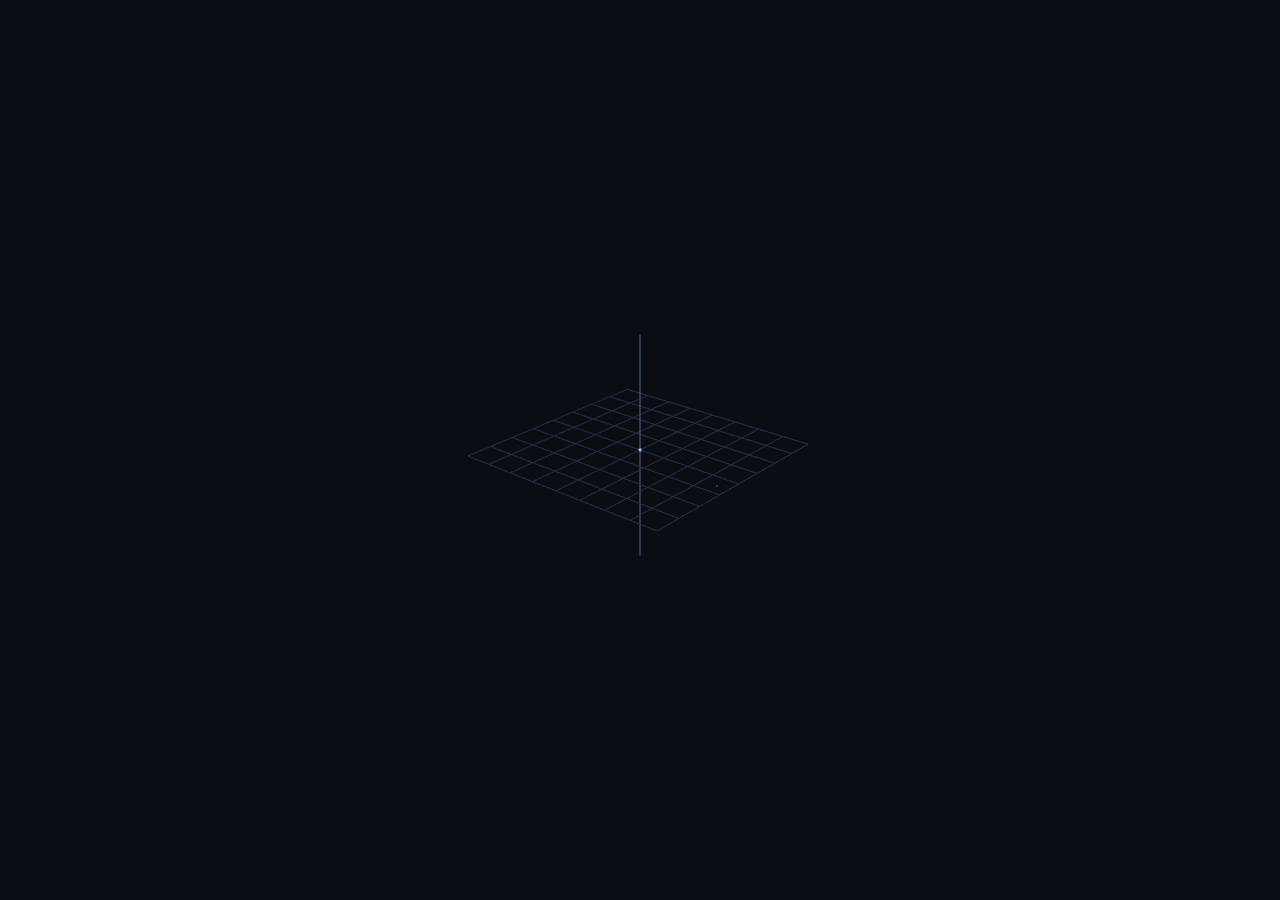
<file: week2/task2.html>
<!DOCTYPE html>
<html lang="ko">
<head>
<meta charset="utf-8">
<meta name="viewport" content="width=device-width, initial-scale=1">
<title>나만의 태양계 — 2주차 변환</title>
<style>
  html, body { margin: 0; height: 100%; overflow: hidden; background: #0a0d14; }
  canvas { display: block; width: 100vw; height: 100vh; touch-action: none; }
  #msg { position: fixed; inset: 0; display: grid; place-items: center;
         color: #e7ecf3; font: 15px/1.6 system-ui, sans-serif; padding: 2rem; text-align: center; }
  /* id 선택자가 브라우저 기본 [hidden] 규칙을 이기므로 여기서 다시 감춰 준다.
     이걸 빠뜨리면 보이지 않는 오버레이가 캔버스를 덮어 마우스가 먹지 않는다. */
  #msg[hidden] { display: none; }
</style>
</head>
<body>
<canvas id="cv"></canvas>
<div id="msg" hidden></div>

<script>
/* ============================================================================
   나만의 태양계 — 2주차 「변환 실습」에서 내보낸 코드
   ----------------------------------------------------------------------------
   이 파일은 실습 도구에서 직접 넣은 변환 값을 그대로 코드로 옮긴 것입니다.
   조작 UI 는 없고, 시간 t 가 자동으로 흘러가며 장면이 움직입니다.

   [읽는 순서]
     1. 내가 설계한 변환   ← 실습에서 입력한 값이 여기에 있습니다. 먼저 여기를 보세요
     2. 4x4 행렬 계산      ← 1번이 쓰는 도구
     3. 메시 만들기        ← 구와 인공위성 모양
     4. 셰이더            ← GPU 에게 주는 프로그램 (3주차에 배웁니다)
     5. 그리기 루프        ← 매 프레임 t 를 늘리고 다시 그린다

   [내 저장소에 올리기]
     이 파일을 저장소의 week2 폴더에 넣고 commit + push 하세요.
     GitHub Pages 를 켜 두었다면 아래 주소로 바로 열립니다.
       https://<username>.github.io/<저장소이름>/week2/task.html

   [조작]
     마우스 드래그 - 시점 회전 / 휠 - 확대 축소
   ============================================================================ */
'use strict';

/* ══════════════════════════════════════════════════════════════════════════
   1. 내가 설계한 변환
   ──────────────────────────────────────────────────────────────────────────
   각 함수는 시간 t 를 받아 그 물체의 4x4 모델 행렬을 돌려줍니다.
   실습 도구에서 위에서 아래로 놓았던 행렬을 순서대로 오른쪽에 곱합니다.
   즉 M = M1 · M2 · M3 이고, 정점에는 오른쪽 것부터 적용됩니다.
   ══════════════════════════════════════════════════════════════════════════ */

/* 도(degree)를 라디안으로 바꿉니다. 실습 도구의 deg() 와 같습니다. */
const deg = d => d * Math.PI / 180;

/* 지구 — 실습 도구에서 놓은 순서 그대로입니다 */
function earthMatrix(t) {
  let M = M4.identity(M4.create());
  M = M4.scale(M, M, [0.015, 0.015, 0.015]);   // 크기(균등) 0.015배
  return M;
}

/* 달 — 실습 도구에서 놓은 순서 그대로입니다 */
function moonMatrix(t) {
  let M = M4.identity(M4.create());
  M = M4.scale(M, M, [0.015, 0.015, 0.015]);   // 크기(균등) 0.015배
  M = M4.rotateZ(M, M, deg(t * 20));   // 회전 Rz(t*20도)
  M = M4.translate(M, M, [60.3, 0, 0]);   // 이동 T(60.3, 0, 0)
  M = M4.scale(M, M, [0.273, 0.273, 0.273]);   // 크기(균등) 0.273배
  M = M4.rotateZ(M, M, deg(180));   // 회전 Rz(180도)
  return M;
}

/* 인공위성 — 실습 도구에서 놓은 순서 그대로입니다 */
function satelliteMatrix(t) {
  let M = M4.identity(M4.create());
  M = M4.scale(M, M, [0.015, 0.015, 0.015]);   // 크기(균등) 0.015배
  M = M4.rotateZ(M, M, deg(t * 90));   // 회전 Rz(t*90도)
  M = M4.translate(M, M, [1.063, 0, 0]);   // 이동 T(1.063, 0, 0)
  M = M4.scale(M, M, [0.000071, 0.000071, 0.000071]);   // 크기(균등) 0.000071배
  M = M4.rotateZ(M, M, deg(180));   // 회전 Rz(180도)
  return M;
}


/* 축의 표시 범위 — 실습 도구의 「축 범위」 값입니다. */
const RANGE = { x: 1, y: 1, z: 1 };

/* 물체 목록 — 색과 모양, 그리고 위에서 정의한 변환 함수를 묶습니다. */
const OBJECTS = [
  { name: '지구', color: [0.35, 0.60, 0.95], shape: 'sphere', matrix: earthMatrix },
  { name: '달', color: [0.78, 0.78, 0.82], shape: 'sphere', matrix: moonMatrix },
  { name: '인공위성', color: [0.95, 0.72, 0.35], shape: 'satellite', matrix: satelliteMatrix },
];

/* 시간이 흐르는 속도와 되돌아가는 지점 (실습 도구와 같은 규칙) */
const T_SPEED = 2.55;
const T_MAX = 20;

/* ══════════════════════════════════════════════════════════════════════════
   2. 4x4 행렬 계산
   ──────────────────────────────────────────────────────────────────────────
   WebGL 은 행렬을 "열 우선(column-major)" 으로 받습니다.
   즉 배열의 앞 4개가 1열, 다음 4개가 2열입니다. m[12], m[13], m[14] 가 이동 성분입니다.
   ══════════════════════════════════════════════════════════════════════════ */
const M4 = {
  create: () => new Float32Array([1,0,0,0, 0,1,0,0, 0,0,1,0, 0,0,0,1]),
  identity: o => { o.set([1,0,0,0, 0,1,0,0, 0,0,1,0, 0,0,0,1]); return o; },

  /* o = a · b */
  multiply: (o, a, b) => {
    const r = new Float32Array(16);
    for (let c = 0; c < 4; c++)
      for (let row = 0; row < 4; row++) {
        let s = 0;
        for (let k = 0; k < 4; k++) s += a[k*4 + row] * b[c*4 + k];
        r[c*4 + row] = s;
      }
    o.set(r); return o;
  },

  translate: (o, a, v) => {
    const t = M4.identity(M4.create());
    t[12] = v[0]; t[13] = v[1]; t[14] = v[2];
    return M4.multiply(o, a, t);
  },
  scale: (o, a, v) => {
    const t = M4.identity(M4.create());
    t[0] = v[0]; t[5] = v[1]; t[10] = v[2];
    return M4.multiply(o, a, t);
  },
  rotateX: (o, a, r) => {
    const t = M4.identity(M4.create()), c = Math.cos(r), s = Math.sin(r);
    t[5] = c; t[6] = s; t[9] = -s; t[10] = c;
    return M4.multiply(o, a, t);
  },
  rotateY: (o, a, r) => {
    const t = M4.identity(M4.create()), c = Math.cos(r), s = Math.sin(r);
    t[0] = c; t[2] = -s; t[8] = s; t[10] = c;
    return M4.multiply(o, a, t);
  },
  rotateZ: (o, a, r) => {
    const t = M4.identity(M4.create()), c = Math.cos(r), s = Math.sin(r);
    t[0] = c; t[1] = s; t[4] = -s; t[5] = c;
    return M4.multiply(o, a, t);
  },

  /* 카메라 행렬 — eye 에서 center 를 바라본다 (4주차에 배웁니다) */
  lookAt: (o, eye, center, up) => {
    let zx = eye[0]-center[0], zy = eye[1]-center[1], zz = eye[2]-center[2];
    const zl = Math.hypot(zx, zy, zz) || 1; zx/=zl; zy/=zl; zz/=zl;
    let xx = up[1]*zz - up[2]*zy, xy = up[2]*zx - up[0]*zz, xz = up[0]*zy - up[1]*zx;
    const xl = Math.hypot(xx, xy, xz) || 1; xx/=xl; xy/=xl; xz/=xl;
    const yx = zy*xz - zz*xy, yy = zz*xx - zx*xz, yz = zx*xy - zy*xx;
    o.set([xx,yx,zx,0, xy,yy,zy,0, xz,yz,zz,0,
           -(xx*eye[0]+xy*eye[1]+xz*eye[2]),
           -(yx*eye[0]+yy*eye[1]+yz*eye[2]),
           -(zx*eye[0]+zy*eye[1]+zz*eye[2]), 1]);
    return o;
  },

  /* 원근 투영 행렬 (4주차에 배웁니다) */
  perspective: (o, fovy, aspect, near, far) => {
    const f = 1 / Math.tan(fovy/2), nf = 1 / (near - far);
    o.set([f/aspect,0,0,0, 0,f,0,0, 0,0,(far+near)*nf,-1, 0,0,2*far*near*nf,0]);
    return o;
  },

  /* 법선 행렬 = transpose(inverse(M)) 의 좌상단 3x3 (5주차 조명에서 씁니다) */
  normalFrom: m => {
    const a00=m[0],a01=m[1],a02=m[2], a10=m[4],a11=m[5],a12=m[6], a20=m[8],a21=m[9],a22=m[10];
    const b01 = a22*a11 - a12*a21, b11 = -a22*a10 + a12*a20, b21 = a21*a10 - a11*a20;
    let det = a00*b01 + a01*b11 + a02*b21;
    if (!det) return new Float32Array([1,0,0, 0,1,0, 0,0,1]);
    det = 1 / det;
    return new Float32Array([
      b01*det, (-a22*a01 + a02*a21)*det, ( a12*a01 - a02*a11)*det,
      b11*det, ( a22*a00 - a02*a20)*det, (-a12*a00 + a02*a10)*det,
      b21*det, (-a21*a00 + a01*a20)*det, ( a11*a00 - a01*a10)*det,
    ]);
  },
};

/* ══════════════════════════════════════════════════════════════════════════
   3. 메시 만들기 — 회전체
   ──────────────────────────────────────────────────────────────────────────
   (반지름, 높이) 점들을 y 축 둘레로 돌려서 삼각형을 만듭니다. 4주차에 자세히 배웁니다.
   ══════════════════════════════════════════════════════════════════════════ */
function revolution(profile, seg) {
  const pos = [], nrm = [], idx = [], rows = profile.length;
  for (let i = 0; i < rows; i++) {
    const r = profile[i][0], y = profile[i][1];
    const pp = profile[Math.max(i-1, 0)], pn = profile[Math.min(i+1, rows-1)];
    // 접선 (dr, dy) 를 +90도 돌린 (-dy, dr) 이 바깥을 향하는 법선이다
    const dr = pn[0]-pp[0], dy = pn[1]-pp[1];
    const nl = Math.hypot(dr, dy) || 1;
    const nr = -dy/nl, ny = dr/nl;
    for (let j = 0; j <= seg; j++) {
      const a = (j/seg) * Math.PI * 2, c = Math.cos(a), s = Math.sin(a);
      pos.push(r*c, y, r*s);
      nrm.push(nr*c, ny, nr*s);
    }
  }
  const stride = seg + 1;
  for (let i = 0; i < rows-1; i++)
    for (let j = 0; j < seg; j++) {
      const a = i*stride + j, b = a + stride;
      idx.push(a, b, a+1, a+1, b, b+1);
    }
  return { pos: new Float32Array(pos), nrm: new Float32Array(nrm), idx: new Uint16Array(idx) };
}

/* 구의 옆모습 — 반원 */
const sphereProfile = (R, steps) => {
  const p = [];
  for (let i = 0; i <= steps; i++) {
    const phi = Math.PI * (i/steps);
    p.push([R*Math.sin(phi), R*Math.cos(phi)]);
  }
  return p;
};
/* 원기둥의 옆모습 */
const cylinderProfile = (R, H) => [[0, H/2], [R, H/2], [R, -H/2], [0, -H/2]];

/* ══════════════════════════════════════════════════════════════════════════
   4. WebGL 준비와 셰이더
   ══════════════════════════════════════════════════════════════════════════ */
const cv = document.getElementById('cv');
const gl = cv.getContext('webgl2');
if (!gl) {
  const m = document.getElementById('msg');
  m.hidden = false;
  m.textContent = '이 브라우저에서는 WebGL2 를 쓸 수 없습니다. 최신 Chrome 또는 Edge 로 열어 주세요.';
  throw new Error('no webgl2');
}

/* 정점 셰이더 — 정점 하나하나에 대해 실행됩니다 */
const VS = `#version 300 es
layout(location=0) in vec3 aPos;
layout(location=1) in vec3 aNormal;
uniform mat4 uM, uVP;
uniform mat3 uN;
out vec3 vN;
void main(){
  vN = uN * aNormal;
  gl_Position = uVP * uM * vec4(aPos, 1.0);   // 여기가 M · v 입니다
}`;

/* 프래그먼트 셰이더 — 픽셀 하나하나에 대해 실행됩니다 */
const FS = `#version 300 es
precision highp float;
in vec3 vN;
uniform vec3 uColor;
out vec4 o;
void main(){
  float d = max(dot(normalize(vN), normalize(vec3(0.5, 0.8, 0.6))), 0.0);
  o = vec4(pow(uColor * (0.28 + 0.72*d), vec3(1.0/2.2)), 1.0);
}`;

/* 선(축과 격자)용 셰이더 */
const VSL = `#version 300 es
layout(location=0) in vec3 aPos;
uniform mat4 uVP, uM;
void main(){ gl_Position = uVP * uM * vec4(aPos, 1.0); }`;
const FSL = `#version 300 es
precision highp float;
uniform vec3 uColor;
out vec4 o;
void main(){ o = vec4(uColor, 1.0); }`;

function compile(type, src) {
  const s = gl.createShader(type);
  gl.shaderSource(s, src.trim());
  gl.compileShader(s);
  if (!gl.getShaderParameter(s, gl.COMPILE_STATUS)) throw new Error(gl.getShaderInfoLog(s));
  return s;
}
function program(vs, fs) {
  const p = gl.createProgram();
  gl.attachShader(p, compile(gl.VERTEX_SHADER, vs));
  gl.attachShader(p, compile(gl.FRAGMENT_SHADER, fs));
  gl.linkProgram(p);
  if (!gl.getProgramParameter(p, gl.LINK_STATUS)) throw new Error(gl.getProgramInfoLog(p));
  return p;
}
function uniforms(p, names) {
  const u = {};
  for (const n of names) u[n] = gl.getUniformLocation(p, n);
  return u;
}
function upload(m) {
  const vao = gl.createVertexArray();
  gl.bindVertexArray(vao);
  [['pos', 3, 0], ['nrm', 3, 1]].forEach(([key, size, loc]) => {
    if (!m[key]) return;
    const b = gl.createBuffer();
    gl.bindBuffer(gl.ARRAY_BUFFER, b);
    gl.bufferData(gl.ARRAY_BUFFER, m[key], gl.STATIC_DRAW);
    gl.enableVertexAttribArray(loc);
    gl.vertexAttribPointer(loc, size, gl.FLOAT, false, 0, 0);
  });
  const ib = gl.createBuffer();
  gl.bindBuffer(gl.ELEMENT_ARRAY_BUFFER, ib);
  gl.bufferData(gl.ELEMENT_ARRAY_BUFFER, m.idx, gl.STATIC_DRAW);
  gl.bindVertexArray(null);
  return { vao, count: m.idx.length };
}

const prog = program(VS, FS);
const U = uniforms(prog, ['uM', 'uVP', 'uN', 'uColor']);
const progL = program(VSL, FSL);
const UL = uniforms(progL, ['uM', 'uVP', 'uColor']);

const MESH = {
  sphere: upload(revolution(sphereProfile(1, 18), 28)),
  satBody: upload(revolution(cylinderProfile(0.6, 1.2), 12)),
  satPanel: upload({
    pos: new Float32Array([ 0.6,-1.6,-0.06, 2.6,-1.6,-0.06, 2.6,1.6,-0.06, 0.6,1.6,-0.06,
                            0.6,-1.6, 0.06, 2.6,-1.6, 0.06, 2.6,1.6, 0.06, 0.6,1.6, 0.06,
                           -0.6,-1.6,-0.06,-2.6,-1.6,-0.06,-2.6,1.6,-0.06,-0.6,1.6,-0.06,
                           -0.6,-1.6, 0.06,-2.6,-1.6, 0.06,-2.6,1.6, 0.06,-0.6,1.6, 0.06 ]),
    nrm: new Float32Array([ 0,0,-1, 0,0,-1, 0,0,-1, 0,0,-1,  0,0,1, 0,0,1, 0,0,1, 0,0,1,
                            0,0,-1, 0,0,-1, 0,0,-1, 0,0,-1,  0,0,1, 0,0,1, 0,0,1, 0,0,1 ]),
    idx: new Uint16Array([0,1,2,0,2,3, 4,6,5,4,7,6, 8,9,10,8,10,11, 12,14,13,12,15,14]),
  }),
};

/* 축과 격자용 선 버퍼 */
function lineBuf(cap) {
  const vao = gl.createVertexArray();
  gl.bindVertexArray(vao);
  const buf = gl.createBuffer();
  gl.bindBuffer(gl.ARRAY_BUFFER, buf);
  gl.bufferData(gl.ARRAY_BUFFER, cap*12, gl.DYNAMIC_DRAW);
  gl.enableVertexAttribArray(0);
  gl.vertexAttribPointer(0, 3, gl.FLOAT, false, 0, 0);
  gl.bindVertexArray(null);
  return { vao, buf, data: new Float32Array(cap*3), n: 0 };
}
function putLines(L, n) {
  gl.bindBuffer(gl.ARRAY_BUFFER, L.buf);
  gl.bufferSubData(gl.ARRAY_BUFFER, 0, L.data.subarray(0, n*3));
  L.n = n;
}
const IDENT = M4.identity(M4.create());
function drawLines(L, color, vp, m) {
  if (!L.n) return;
  gl.useProgram(progL);
  gl.uniformMatrix4fv(UL.uVP, false, vp);
  gl.uniformMatrix4fv(UL.uM, false, m || IDENT);
  gl.uniform3fv(UL.uColor, color);
  gl.bindVertexArray(L.vao);
  gl.drawArrays(gl.LINES, 0, L.n);
  gl.bindVertexArray(null);
}
const gridBuf = lineBuf(400), axesBuf = lineBuf(24);

/* ══════════════════════════════════════════════════════════════════════════
   5. 카메라 — 마우스로 돌려 보기
   ══════════════════════════════════════════════════════════════════════════ */
const cam = { yaw: 0.7, pitch: 0.42, dist: 9 };
let dragging = false, px = 0, py = 0;

cv.addEventListener('pointerdown', e => {
  dragging = true; px = e.clientX; py = e.clientY;
  cv.setPointerCapture(e.pointerId);            // 캔버스 밖으로 나가도 계속 따라온다
});
cv.addEventListener('pointermove', e => {
  if (!dragging) return;
  const k = Math.PI * 2 / cv.clientHeight;      // 화면 높이만큼 끌면 한 바퀴
  cam.yaw -= (e.clientX - px) * k;
  cam.pitch += (e.clientY - py) * k;
  cam.pitch = Math.max(-1.5, Math.min(1.5, cam.pitch));
  px = e.clientX; py = e.clientY;
});
const endDrag = e => { dragging = false; if (cv.hasPointerCapture(e.pointerId)) cv.releasePointerCapture(e.pointerId); };
cv.addEventListener('pointerup', endDrag);
cv.addEventListener('pointercancel', endDrag);
cv.addEventListener('wheel', e => {
  e.preventDefault();
  cam.dist = Math.max(0.5, Math.min(200, cam.dist * Math.exp(e.deltaY * 0.001)));
}, { passive: false });

/* z 축이 위인 좌표계입니다 (실습 도구와 같습니다) */
function cameraEye() {
  const cp = Math.cos(cam.pitch);
  return [cam.dist * cp * Math.cos(cam.yaw),
          cam.dist * cp * Math.sin(cam.yaw),
          cam.dist * Math.sin(cam.pitch)];
}

/* ══════════════════════════════════════════════════════════════════════════
   6. 그리기 루프 — 매 프레임 t 를 늘리고 다시 그린다
   ══════════════════════════════════════════════════════════════════════════ */
const vp = M4.create(), view = M4.create(), proj = M4.create();
let t = 0, last = performance.now();

function frame(now) {
  const dt = Math.min(0.05, (now - last) / 1000);
  last = now;

  // 시간 자동 증가 — T_MAX 에 닿으면 처음으로 되돌아간다
  t += dt * T_SPEED;
  if (t >= T_MAX) t = 0;

  // 캔버스 크기를 화면에 맞춘다
  const dpr = window.devicePixelRatio || 1;
  const w = Math.floor(cv.clientWidth * dpr), h = Math.floor(cv.clientHeight * dpr);
  if (cv.width !== w || cv.height !== h) { cv.width = w; cv.height = h; }
  gl.viewport(0, 0, cv.width, cv.height);

  gl.enable(gl.DEPTH_TEST);
  gl.clearColor(0.04, 0.05, 0.08, 1);
  gl.clear(gl.COLOR_BUFFER_BIT | gl.DEPTH_BUFFER_BIT);

  const rx = RANGE.x, ry = RANGE.y, rz = RANGE.z;
  const R = Math.max(rx, ry, rz);

  // 뷰 · 투영 행렬
  M4.lookAt(view, cameraEye(), [0,0,0], [0,0,1]);
  M4.perspective(proj, Math.PI/4, cv.width/cv.height, R*0.002, R*60);
  M4.multiply(vp, proj, view);

  // 격자와 축
  let k = 0;
  for (let i = 0; i <= 8; i++) {
    const u = -1 + 2*i/8;
    gridBuf.data.set([u*rx,-ry,0, u*rx,ry,0, -rx,u*ry,0, rx,u*ry,0], k);
    k += 12;
  }
  putLines(gridBuf, k/3);
  drawLines(gridBuf, [0.14,0.18,0.26], vp);
  axesBuf.data.set([-rx,0,0, rx,0,0,  0,-ry,0, 0,ry,0,  0,0,-rz, 0,0,rz]);
  putLines(axesBuf, 6);
  drawLines(axesBuf, [0.34,0.40,0.50], vp);

  // 물체 — 여기서 1번에서 만든 변환 함수를 부릅니다
  gl.useProgram(prog);
  gl.uniformMatrix4fv(U.uVP, false, vp);
  for (const o of OBJECTS) {
    const M = o.matrix(t);                       // ← 내가 설계한 변환
    gl.uniformMatrix4fv(U.uM, false, M);
    gl.uniformMatrix3fv(U.uN, false, M4.normalFrom(M));
    gl.uniform3fv(U.uColor, o.color);
    if (o.shape === 'satellite') {
      gl.bindVertexArray(MESH.satBody.vao);
      gl.drawElements(gl.TRIANGLES, MESH.satBody.count, gl.UNSIGNED_SHORT, 0);
      gl.uniform3f(U.uColor, 0.28, 0.36, 0.62);
      gl.bindVertexArray(MESH.satPanel.vao);
      gl.drawElements(gl.TRIANGLES, MESH.satPanel.count, gl.UNSIGNED_SHORT, 0);
    } else {
      gl.bindVertexArray(MESH.sphere.vao);
      gl.drawElements(gl.TRIANGLES, MESH.sphere.count, gl.UNSIGNED_SHORT, 0);
    }
  }
  gl.bindVertexArray(null);

  requestAnimationFrame(frame);
}
requestAnimationFrame(frame);
</script>
</body>
</html>
</file>
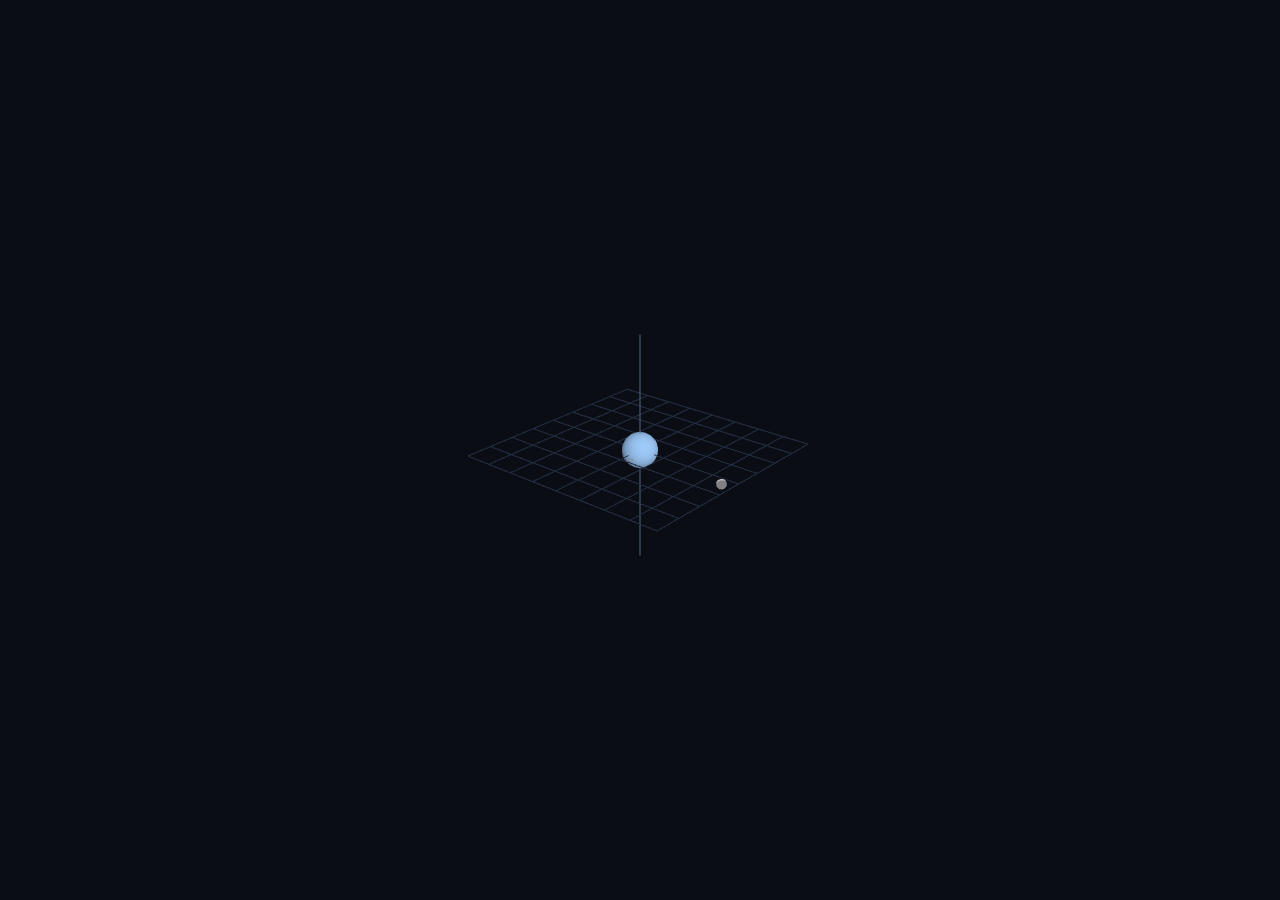
<file: week2/task3.html>
<!DOCTYPE html>
<html lang="ko">
<head>
<meta charset="utf-8">
<meta name="viewport" content="width=device-width, initial-scale=1">
<title>나만의 태양계 — 2주차 변환</title>
<style>
  html, body { margin: 0; height: 100%; overflow: hidden; background: #0a0d14; }
  canvas { display: block; width: 100vw; height: 100vh; touch-action: none; }
  #msg { position: fixed; inset: 0; display: grid; place-items: center;
         color: #e7ecf3; font: 15px/1.6 system-ui, sans-serif; padding: 2rem; text-align: center; }
  /* id 선택자가 브라우저 기본 [hidden] 규칙을 이기므로 여기서 다시 감춰 준다.
     이걸 빠뜨리면 보이지 않는 오버레이가 캔버스를 덮어 마우스가 먹지 않는다. */
  #msg[hidden] { display: none; }
</style>
</head>
<body>
<canvas id="cv"></canvas>
<div id="msg" hidden></div>

<script>
/* ============================================================================
   나만의 태양계 — 2주차 「변환 실습」에서 내보낸 코드
   ----------------------------------------------------------------------------
   이 파일은 실습 도구에서 직접 넣은 변환 값을 그대로 코드로 옮긴 것입니다.
   조작 UI 는 없고, 시간 t 가 자동으로 흘러가며 장면이 움직입니다.

   [읽는 순서]
     1. 내가 설계한 변환   ← 실습에서 입력한 값이 여기에 있습니다. 먼저 여기를 보세요
     2. 4x4 행렬 계산      ← 1번이 쓰는 도구
     3. 메시 만들기        ← 구와 인공위성 모양
     4. 셰이더            ← GPU 에게 주는 프로그램 (3주차에 배웁니다)
     5. 그리기 루프        ← 매 프레임 t 를 늘리고 다시 그린다

   [내 저장소에 올리기]
     이 파일을 저장소의 week2 폴더에 넣고 commit + push 하세요.
     GitHub Pages 를 켜 두었다면 아래 주소로 바로 열립니다.
       https://<username>.github.io/<저장소이름>/week2/task.html

   [조작]
     마우스 드래그 - 시점 회전 / 휠 - 확대 축소
   ============================================================================ */
'use strict';

/* ══════════════════════════════════════════════════════════════════════════
   1. 내가 설계한 변환
   ──────────────────────────────────────────────────────────────────────────
   각 함수는 시간 t 를 받아 그 물체의 4x4 모델 행렬을 돌려줍니다.
   실습 도구에서 위에서 아래로 놓았던 행렬을 순서대로 오른쪽에 곱합니다.
   즉 M = M1 · M2 · M3 이고, 정점에는 오른쪽 것부터 적용됩니다.
   ══════════════════════════════════════════════════════════════════════════ */

/* 도(degree)를 라디안으로 바꿉니다. 실습 도구의 deg() 와 같습니다. */
const deg = d => d * Math.PI / 180;

/* 지구 — 실습 도구에서 놓은 순서 그대로입니다 */
function earthMatrix(t) {
  let M = M4.identity(M4.create());
  M = M4.scale(M, M, [0.015, 0.015, 0.015]);   // 크기(균등) 0.015배
  M = M4.scale(M, M, [10, 10, 10]);   // 크기(균등) 10배
  return M;
}

/* 달 — 실습 도구에서 놓은 순서 그대로입니다 */
function moonMatrix(t) {
  let M = M4.identity(M4.create());
  M = M4.scale(M, M, [0.015, 0.015, 0.015]);   // 크기(균등) 0.015배
  M = M4.rotateZ(M, M, deg(t * 20));   // 회전 Rz(t*20도)
  M = M4.translate(M, M, [60.3, 0, 0]);   // 이동 T(60.3, 0, 0)
  M = M4.scale(M, M, [0.273, 0.273, 0.273]);   // 크기(균등) 0.273배
  M = M4.scale(M, M, [10, 10, 10]);   // 크기(균등) 10배
  M = M4.rotateZ(M, M, deg(180));   // 회전 Rz(180도)
  return M;
}

/* 인공위성 — 실습 도구에서 놓은 순서 그대로입니다 */
function satelliteMatrix(t) {
  let M = M4.identity(M4.create());
  M = M4.scale(M, M, [0.015, 0.015, 0.015]);   // 크기(균등) 0.015배
  M = M4.rotateZ(M, M, deg(t * 90));   // 회전 Rz(t*90도)
  M = M4.translate(M, M, [15, 0, 0]);   // 이동 T(15, 0, 0)
  M = M4.scale(M, M, [0.000071, 0.000071, 0.000071]);   // 크기(균등) 0.000071배
  M = M4.scale(M, M, [10000, 10000, 10000]);   // 크기(균등) 10000배
  M = M4.rotateZ(M, M, deg(180));   // 회전 Rz(180도)
  return M;
}


/* 축의 표시 범위 — 실습 도구의 「축 범위」 값입니다. */
const RANGE = { x: 1, y: 1, z: 1 };

/* 물체 목록 — 색과 모양, 그리고 위에서 정의한 변환 함수를 묶습니다. */
const OBJECTS = [
  { name: '지구', color: [0.35, 0.60, 0.95], shape: 'sphere', matrix: earthMatrix },
  { name: '달', color: [0.78, 0.78, 0.82], shape: 'sphere', matrix: moonMatrix },
  { name: '인공위성', color: [0.95, 0.72, 0.35], shape: 'satellite', matrix: satelliteMatrix },
];

/* 시간이 흐르는 속도와 되돌아가는 지점 (실습 도구와 같은 규칙) */
const T_SPEED = 2.55;
const T_MAX = 20;

/* ══════════════════════════════════════════════════════════════════════════
   2. 4x4 행렬 계산
   ──────────────────────────────────────────────────────────────────────────
   WebGL 은 행렬을 "열 우선(column-major)" 으로 받습니다.
   즉 배열의 앞 4개가 1열, 다음 4개가 2열입니다. m[12], m[13], m[14] 가 이동 성분입니다.
   ══════════════════════════════════════════════════════════════════════════ */
const M4 = {
  create: () => new Float32Array([1,0,0,0, 0,1,0,0, 0,0,1,0, 0,0,0,1]),
  identity: o => { o.set([1,0,0,0, 0,1,0,0, 0,0,1,0, 0,0,0,1]); return o; },

  /* o = a · b */
  multiply: (o, a, b) => {
    const r = new Float32Array(16);
    for (let c = 0; c < 4; c++)
      for (let row = 0; row < 4; row++) {
        let s = 0;
        for (let k = 0; k < 4; k++) s += a[k*4 + row] * b[c*4 + k];
        r[c*4 + row] = s;
      }
    o.set(r); return o;
  },

  translate: (o, a, v) => {
    const t = M4.identity(M4.create());
    t[12] = v[0]; t[13] = v[1]; t[14] = v[2];
    return M4.multiply(o, a, t);
  },
  scale: (o, a, v) => {
    const t = M4.identity(M4.create());
    t[0] = v[0]; t[5] = v[1]; t[10] = v[2];
    return M4.multiply(o, a, t);
  },
  rotateX: (o, a, r) => {
    const t = M4.identity(M4.create()), c = Math.cos(r), s = Math.sin(r);
    t[5] = c; t[6] = s; t[9] = -s; t[10] = c;
    return M4.multiply(o, a, t);
  },
  rotateY: (o, a, r) => {
    const t = M4.identity(M4.create()), c = Math.cos(r), s = Math.sin(r);
    t[0] = c; t[2] = -s; t[8] = s; t[10] = c;
    return M4.multiply(o, a, t);
  },
  rotateZ: (o, a, r) => {
    const t = M4.identity(M4.create()), c = Math.cos(r), s = Math.sin(r);
    t[0] = c; t[1] = s; t[4] = -s; t[5] = c;
    return M4.multiply(o, a, t);
  },

  /* 카메라 행렬 — eye 에서 center 를 바라본다 (4주차에 배웁니다) */
  lookAt: (o, eye, center, up) => {
    let zx = eye[0]-center[0], zy = eye[1]-center[1], zz = eye[2]-center[2];
    const zl = Math.hypot(zx, zy, zz) || 1; zx/=zl; zy/=zl; zz/=zl;
    let xx = up[1]*zz - up[2]*zy, xy = up[2]*zx - up[0]*zz, xz = up[0]*zy - up[1]*zx;
    const xl = Math.hypot(xx, xy, xz) || 1; xx/=xl; xy/=xl; xz/=xl;
    const yx = zy*xz - zz*xy, yy = zz*xx - zx*xz, yz = zx*xy - zy*xx;
    o.set([xx,yx,zx,0, xy,yy,zy,0, xz,yz,zz,0,
           -(xx*eye[0]+xy*eye[1]+xz*eye[2]),
           -(yx*eye[0]+yy*eye[1]+yz*eye[2]),
           -(zx*eye[0]+zy*eye[1]+zz*eye[2]), 1]);
    return o;
  },

  /* 원근 투영 행렬 (4주차에 배웁니다) */
  perspective: (o, fovy, aspect, near, far) => {
    const f = 1 / Math.tan(fovy/2), nf = 1 / (near - far);
    o.set([f/aspect,0,0,0, 0,f,0,0, 0,0,(far+near)*nf,-1, 0,0,2*far*near*nf,0]);
    return o;
  },

  /* 법선 행렬 = transpose(inverse(M)) 의 좌상단 3x3 (5주차 조명에서 씁니다) */
  normalFrom: m => {
    const a00=m[0],a01=m[1],a02=m[2], a10=m[4],a11=m[5],a12=m[6], a20=m[8],a21=m[9],a22=m[10];
    const b01 = a22*a11 - a12*a21, b11 = -a22*a10 + a12*a20, b21 = a21*a10 - a11*a20;
    let det = a00*b01 + a01*b11 + a02*b21;
    if (!det) return new Float32Array([1,0,0, 0,1,0, 0,0,1]);
    det = 1 / det;
    return new Float32Array([
      b01*det, (-a22*a01 + a02*a21)*det, ( a12*a01 - a02*a11)*det,
      b11*det, ( a22*a00 - a02*a20)*det, (-a12*a00 + a02*a10)*det,
      b21*det, (-a21*a00 + a01*a20)*det, ( a11*a00 - a01*a10)*det,
    ]);
  },
};

/* ══════════════════════════════════════════════════════════════════════════
   3. 메시 만들기 — 회전체
   ──────────────────────────────────────────────────────────────────────────
   (반지름, 높이) 점들을 y 축 둘레로 돌려서 삼각형을 만듭니다. 4주차에 자세히 배웁니다.
   ══════════════════════════════════════════════════════════════════════════ */
function revolution(profile, seg) {
  const pos = [], nrm = [], idx = [], rows = profile.length;
  for (let i = 0; i < rows; i++) {
    const r = profile[i][0], y = profile[i][1];
    const pp = profile[Math.max(i-1, 0)], pn = profile[Math.min(i+1, rows-1)];
    // 접선 (dr, dy) 를 +90도 돌린 (-dy, dr) 이 바깥을 향하는 법선이다
    const dr = pn[0]-pp[0], dy = pn[1]-pp[1];
    const nl = Math.hypot(dr, dy) || 1;
    const nr = -dy/nl, ny = dr/nl;
    for (let j = 0; j <= seg; j++) {
      const a = (j/seg) * Math.PI * 2, c = Math.cos(a), s = Math.sin(a);
      pos.push(r*c, y, r*s);
      nrm.push(nr*c, ny, nr*s);
    }
  }
  const stride = seg + 1;
  for (let i = 0; i < rows-1; i++)
    for (let j = 0; j < seg; j++) {
      const a = i*stride + j, b = a + stride;
      idx.push(a, b, a+1, a+1, b, b+1);
    }
  return { pos: new Float32Array(pos), nrm: new Float32Array(nrm), idx: new Uint16Array(idx) };
}

/* 구의 옆모습 — 반원 */
const sphereProfile = (R, steps) => {
  const p = [];
  for (let i = 0; i <= steps; i++) {
    const phi = Math.PI * (i/steps);
    p.push([R*Math.sin(phi), R*Math.cos(phi)]);
  }
  return p;
};
/* 원기둥의 옆모습 */
const cylinderProfile = (R, H) => [[0, H/2], [R, H/2], [R, -H/2], [0, -H/2]];

/* ══════════════════════════════════════════════════════════════════════════
   4. WebGL 준비와 셰이더
   ══════════════════════════════════════════════════════════════════════════ */
const cv = document.getElementById('cv');
const gl = cv.getContext('webgl2');
if (!gl) {
  const m = document.getElementById('msg');
  m.hidden = false;
  m.textContent = '이 브라우저에서는 WebGL2 를 쓸 수 없습니다. 최신 Chrome 또는 Edge 로 열어 주세요.';
  throw new Error('no webgl2');
}

/* 정점 셰이더 — 정점 하나하나에 대해 실행됩니다 */
const VS = `#version 300 es
layout(location=0) in vec3 aPos;
layout(location=1) in vec3 aNormal;
uniform mat4 uM, uVP;
uniform mat3 uN;
out vec3 vN;
void main(){
  vN = uN * aNormal;
  gl_Position = uVP * uM * vec4(aPos, 1.0);   // 여기가 M · v 입니다
}`;

/* 프래그먼트 셰이더 — 픽셀 하나하나에 대해 실행됩니다 */
const FS = `#version 300 es
precision highp float;
in vec3 vN;
uniform vec3 uColor;
out vec4 o;
void main(){
  float d = max(dot(normalize(vN), normalize(vec3(0.5, 0.8, 0.6))), 0.0);
  o = vec4(pow(uColor * (0.28 + 0.72*d), vec3(1.0/2.2)), 1.0);
}`;

/* 선(축과 격자)용 셰이더 */
const VSL = `#version 300 es
layout(location=0) in vec3 aPos;
uniform mat4 uVP, uM;
void main(){ gl_Position = uVP * uM * vec4(aPos, 1.0); }`;
const FSL = `#version 300 es
precision highp float;
uniform vec3 uColor;
out vec4 o;
void main(){ o = vec4(uColor, 1.0); }`;

function compile(type, src) {
  const s = gl.createShader(type);
  gl.shaderSource(s, src.trim());
  gl.compileShader(s);
  if (!gl.getShaderParameter(s, gl.COMPILE_STATUS)) throw new Error(gl.getShaderInfoLog(s));
  return s;
}
function program(vs, fs) {
  const p = gl.createProgram();
  gl.attachShader(p, compile(gl.VERTEX_SHADER, vs));
  gl.attachShader(p, compile(gl.FRAGMENT_SHADER, fs));
  gl.linkProgram(p);
  if (!gl.getProgramParameter(p, gl.LINK_STATUS)) throw new Error(gl.getProgramInfoLog(p));
  return p;
}
function uniforms(p, names) {
  const u = {};
  for (const n of names) u[n] = gl.getUniformLocation(p, n);
  return u;
}
function upload(m) {
  const vao = gl.createVertexArray();
  gl.bindVertexArray(vao);
  [['pos', 3, 0], ['nrm', 3, 1]].forEach(([key, size, loc]) => {
    if (!m[key]) return;
    const b = gl.createBuffer();
    gl.bindBuffer(gl.ARRAY_BUFFER, b);
    gl.bufferData(gl.ARRAY_BUFFER, m[key], gl.STATIC_DRAW);
    gl.enableVertexAttribArray(loc);
    gl.vertexAttribPointer(loc, size, gl.FLOAT, false, 0, 0);
  });
  const ib = gl.createBuffer();
  gl.bindBuffer(gl.ELEMENT_ARRAY_BUFFER, ib);
  gl.bufferData(gl.ELEMENT_ARRAY_BUFFER, m.idx, gl.STATIC_DRAW);
  gl.bindVertexArray(null);
  return { vao, count: m.idx.length };
}

const prog = program(VS, FS);
const U = uniforms(prog, ['uM', 'uVP', 'uN', 'uColor']);
const progL = program(VSL, FSL);
const UL = uniforms(progL, ['uM', 'uVP', 'uColor']);

const MESH = {
  sphere: upload(revolution(sphereProfile(1, 18), 28)),
  satBody: upload(revolution(cylinderProfile(0.6, 1.2), 12)),
  satPanel: upload({
    pos: new Float32Array([ 0.6,-1.6,-0.06, 2.6,-1.6,-0.06, 2.6,1.6,-0.06, 0.6,1.6,-0.06,
                            0.6,-1.6, 0.06, 2.6,-1.6, 0.06, 2.6,1.6, 0.06, 0.6,1.6, 0.06,
                           -0.6,-1.6,-0.06,-2.6,-1.6,-0.06,-2.6,1.6,-0.06,-0.6,1.6,-0.06,
                           -0.6,-1.6, 0.06,-2.6,-1.6, 0.06,-2.6,1.6, 0.06,-0.6,1.6, 0.06 ]),
    nrm: new Float32Array([ 0,0,-1, 0,0,-1, 0,0,-1, 0,0,-1,  0,0,1, 0,0,1, 0,0,1, 0,0,1,
                            0,0,-1, 0,0,-1, 0,0,-1, 0,0,-1,  0,0,1, 0,0,1, 0,0,1, 0,0,1 ]),
    idx: new Uint16Array([0,1,2,0,2,3, 4,6,5,4,7,6, 8,9,10,8,10,11, 12,14,13,12,15,14]),
  }),
};

/* 축과 격자용 선 버퍼 */
function lineBuf(cap) {
  const vao = gl.createVertexArray();
  gl.bindVertexArray(vao);
  const buf = gl.createBuffer();
  gl.bindBuffer(gl.ARRAY_BUFFER, buf);
  gl.bufferData(gl.ARRAY_BUFFER, cap*12, gl.DYNAMIC_DRAW);
  gl.enableVertexAttribArray(0);
  gl.vertexAttribPointer(0, 3, gl.FLOAT, false, 0, 0);
  gl.bindVertexArray(null);
  return { vao, buf, data: new Float32Array(cap*3), n: 0 };
}
function putLines(L, n) {
  gl.bindBuffer(gl.ARRAY_BUFFER, L.buf);
  gl.bufferSubData(gl.ARRAY_BUFFER, 0, L.data.subarray(0, n*3));
  L.n = n;
}
const IDENT = M4.identity(M4.create());
function drawLines(L, color, vp, m) {
  if (!L.n) return;
  gl.useProgram(progL);
  gl.uniformMatrix4fv(UL.uVP, false, vp);
  gl.uniformMatrix4fv(UL.uM, false, m || IDENT);
  gl.uniform3fv(UL.uColor, color);
  gl.bindVertexArray(L.vao);
  gl.drawArrays(gl.LINES, 0, L.n);
  gl.bindVertexArray(null);
}
const gridBuf = lineBuf(400), axesBuf = lineBuf(24);

/* ══════════════════════════════════════════════════════════════════════════
   5. 카메라 — 마우스로 돌려 보기
   ══════════════════════════════════════════════════════════════════════════ */
const cam = { yaw: 0.7, pitch: 0.42, dist: 9 };
let dragging = false, px = 0, py = 0;

cv.addEventListener('pointerdown', e => {
  dragging = true; px = e.clientX; py = e.clientY;
  cv.setPointerCapture(e.pointerId);            // 캔버스 밖으로 나가도 계속 따라온다
});
cv.addEventListener('pointermove', e => {
  if (!dragging) return;
  const k = Math.PI * 2 / cv.clientHeight;      // 화면 높이만큼 끌면 한 바퀴
  cam.yaw -= (e.clientX - px) * k;
  cam.pitch += (e.clientY - py) * k;
  cam.pitch = Math.max(-1.5, Math.min(1.5, cam.pitch));
  px = e.clientX; py = e.clientY;
});
const endDrag = e => { dragging = false; if (cv.hasPointerCapture(e.pointerId)) cv.releasePointerCapture(e.pointerId); };
cv.addEventListener('pointerup', endDrag);
cv.addEventListener('pointercancel', endDrag);
cv.addEventListener('wheel', e => {
  e.preventDefault();
  cam.dist = Math.max(0.5, Math.min(200, cam.dist * Math.exp(e.deltaY * 0.001)));
}, { passive: false });

/* z 축이 위인 좌표계입니다 (실습 도구와 같습니다) */
function cameraEye() {
  const cp = Math.cos(cam.pitch);
  return [cam.dist * cp * Math.cos(cam.yaw),
          cam.dist * cp * Math.sin(cam.yaw),
          cam.dist * Math.sin(cam.pitch)];
}

/* ══════════════════════════════════════════════════════════════════════════
   6. 그리기 루프 — 매 프레임 t 를 늘리고 다시 그린다
   ══════════════════════════════════════════════════════════════════════════ */
const vp = M4.create(), view = M4.create(), proj = M4.create();
let t = 0, last = performance.now();

function frame(now) {
  const dt = Math.min(0.05, (now - last) / 1000);
  last = now;

  // 시간 자동 증가 — T_MAX 에 닿으면 처음으로 되돌아간다
  t += dt * T_SPEED;
  if (t >= T_MAX) t = 0;

  // 캔버스 크기를 화면에 맞춘다
  const dpr = window.devicePixelRatio || 1;
  const w = Math.floor(cv.clientWidth * dpr), h = Math.floor(cv.clientHeight * dpr);
  if (cv.width !== w || cv.height !== h) { cv.width = w; cv.height = h; }
  gl.viewport(0, 0, cv.width, cv.height);

  gl.enable(gl.DEPTH_TEST);
  gl.clearColor(0.04, 0.05, 0.08, 1);
  gl.clear(gl.COLOR_BUFFER_BIT | gl.DEPTH_BUFFER_BIT);

  const rx = RANGE.x, ry = RANGE.y, rz = RANGE.z;
  const R = Math.max(rx, ry, rz);

  // 뷰 · 투영 행렬
  M4.lookAt(view, cameraEye(), [0,0,0], [0,0,1]);
  M4.perspective(proj, Math.PI/4, cv.width/cv.height, R*0.002, R*60);
  M4.multiply(vp, proj, view);

  // 격자와 축
  let k = 0;
  for (let i = 0; i <= 8; i++) {
    const u = -1 + 2*i/8;
    gridBuf.data.set([u*rx,-ry,0, u*rx,ry,0, -rx,u*ry,0, rx,u*ry,0], k);
    k += 12;
  }
  putLines(gridBuf, k/3);
  drawLines(gridBuf, [0.14,0.18,0.26], vp);
  axesBuf.data.set([-rx,0,0, rx,0,0,  0,-ry,0, 0,ry,0,  0,0,-rz, 0,0,rz]);
  putLines(axesBuf, 6);
  drawLines(axesBuf, [0.34,0.40,0.50], vp);

  // 물체 — 여기서 1번에서 만든 변환 함수를 부릅니다
  gl.useProgram(prog);
  gl.uniformMatrix4fv(U.uVP, false, vp);
  for (const o of OBJECTS) {
    const M = o.matrix(t);                       // ← 내가 설계한 변환
    gl.uniformMatrix4fv(U.uM, false, M);
    gl.uniformMatrix3fv(U.uN, false, M4.normalFrom(M));
    gl.uniform3fv(U.uColor, o.color);
    if (o.shape === 'satellite') {
      gl.bindVertexArray(MESH.satBody.vao);
      gl.drawElements(gl.TRIANGLES, MESH.satBody.count, gl.UNSIGNED_SHORT, 0);
      gl.uniform3f(U.uColor, 0.28, 0.36, 0.62);
      gl.bindVertexArray(MESH.satPanel.vao);
      gl.drawElements(gl.TRIANGLES, MESH.satPanel.count, gl.UNSIGNED_SHORT, 0);
    } else {
      gl.bindVertexArray(MESH.sphere.vao);
      gl.drawElements(gl.TRIANGLES, MESH.sphere.count, gl.UNSIGNED_SHORT, 0);
    }
  }
  gl.bindVertexArray(null);

  requestAnimationFrame(frame);
}
requestAnimationFrame(frame);
</script>
</body>
</html>
</file>
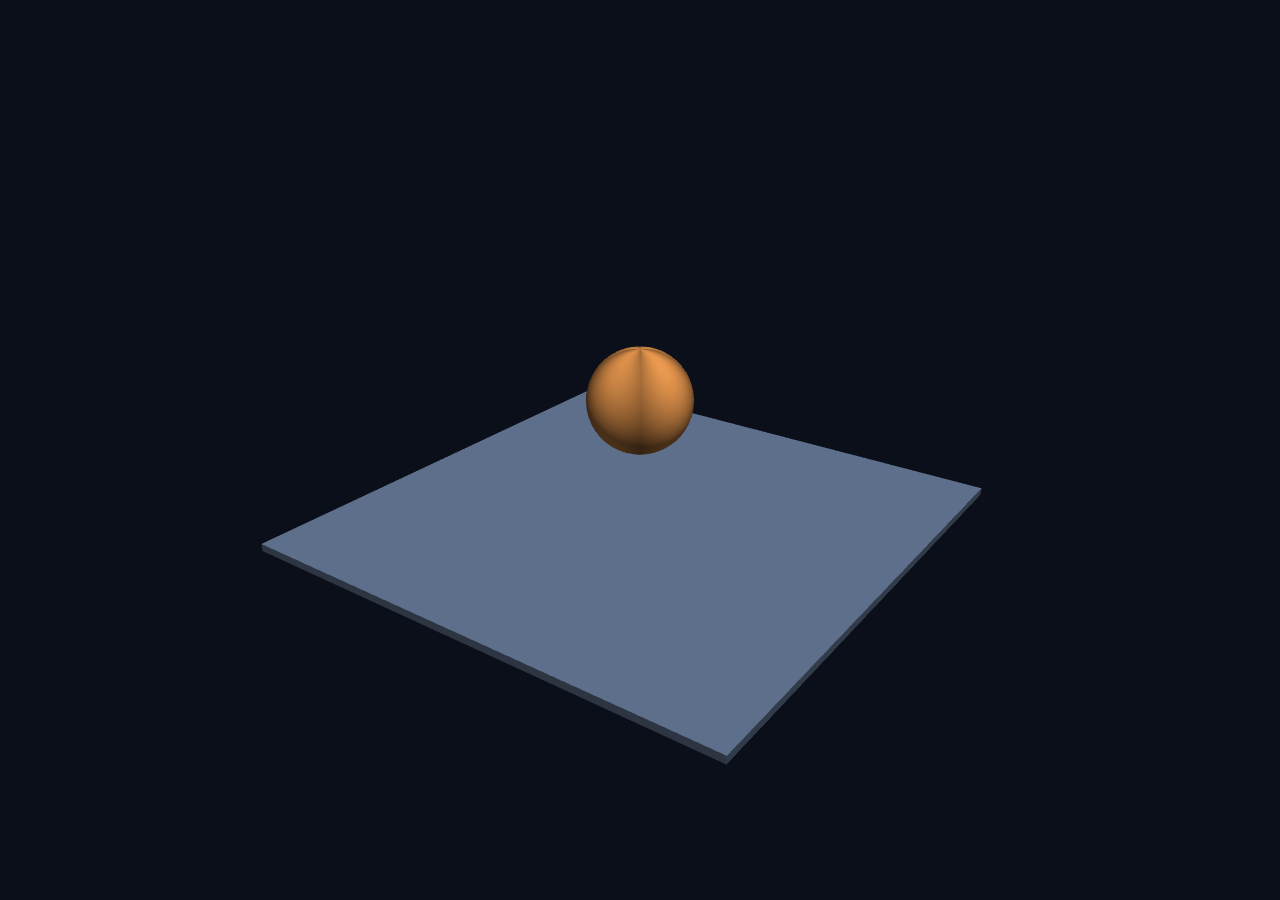
<file: week3/task1.html>
<!DOCTYPE html>
<html lang="ko">
<head>
<meta charset="utf-8">
<meta name="viewport" content="width=device-width, initial-scale=1">
<title>3주차 실습 1 — 출발점</title>
<style>
  html, body { margin: 0; height: 100%; overflow: hidden; background: #0b0f16; }
  canvas { display: block; width: 100vw; height: 100vh; }
</style>
</head>
<body>
<canvas id="glcanvas"></canvas>

<script>
/* ============================================================================
   3주차 실습 1 — 출발점 파일

   삼각형 하나를 그리는 가장 작은 WebGL2 프로그램입니다.
   이 파일 하나에 세 개의 프로그램이 모두 들어 있습니다.

     ① 메인 애플리케이션 — 이 <script> 안의 JavaScript (CPU 에서 실행)
     ② 버텍스 셰이더    — 아래 VS_SOURCE 문자열     (GPU 에서 실행)
     ③ 프래그먼트 셰이더 — 아래 FS_SOURCE 문자열     (GPU 에서 실행)

   강의 자료의 「실습 1」 을 보며 단계별로 고쳐 나가면 됩니다.
   ============================================================================ */
'use strict';

/* ══════════════════════════════════════════════════════════════════════════
   1. 메시 데이터 — 이 숫자들이 전부입니다
   ──────────────────────────────────────────────────────────────────────────
   각 버퍼의 "같은 번째" 값이 같은 정점의 정보입니다.
   예를 들어 정점 0 은 위치 (-0.75,-0.55,0), 법선 (0,0,1), 색 (0.92,0.35,0.32).
   ══════════════════════════════════════════════════════════════════════════ */
function makeBox(sx, sy, sz, r, g, b) {
  const x = sx / 2;
  const y = sy / 2;
  const z = sz / 2;

  // 결과를 담을 빈 배열 네 개
  const positions = [];
  const normals = [];
  const colors = [];
  const indices = [];

  // 면 하나를 추가하는 함수.
  // 꼭짓점 4개를 반시계 방향으로 주고, 그 면이 향하는 방향(법선)을 함께 줍니다.
  function addFace(p0, p1, p2, p3, nx, ny, nz) {
    // 지금까지 넣은 정점이 몇 개인지 = 이 면의 첫 정점 번호
    const first = positions.length / 3;

    // ① 꼭짓점 4개의 위치
    positions.push(p0[0], p0[1], p0[2]);
    positions.push(p1[0], p1[1], p1[2]);
    positions.push(p2[0], p2[1], p2[2]);
    positions.push(p3[0], p3[1], p3[2]);

    // ② 법선 — 네 꼭짓점 모두 같은 값입니다 (그래서 꼭짓점을 공유하지 않고 복제합니다)
    normals.push(nx, ny, nz);
    normals.push(nx, ny, nz);
    normals.push(nx, ny, nz);
    normals.push(nx, ny, nz);

    // ③ 색 — 위를 향한 면을 조금 밝게 해서 입체가 보이게 합니다
    const shade = 0.75 + 0.25 * ny;
    colors.push(r * shade, g * shade, b * shade);
    colors.push(r * shade, g * shade, b * shade);
    colors.push(r * shade, g * shade, b * shade);
    colors.push(r * shade, g * shade, b * shade);

    // ④ 사각형 하나는 삼각형 두 개로 만듭니다
    indices.push(first + 0, first + 1, first + 2);
    indices.push(first + 0, first + 2, first + 3);
  }

  //          꼭짓점 4개를 반시계 방향으로                                법선        어느 면
  addFace([-x, -y,  z], [ x, -y,  z], [ x,  y,  z], [-x,  y,  z],   0,  0,  1);  // 앞
  addFace([ x, -y, -z], [-x, -y, -z], [-x,  y, -z], [ x,  y, -z],   0,  0, -1);  // 뒤
  addFace([ x, -y,  z], [ x, -y, -z], [ x,  y, -z], [ x,  y,  z],   1,  0,  0);  // 오른쪽
  addFace([-x, -y, -z], [-x, -y,  z], [-x,  y,  z], [-x,  y, -z],  -1,  0,  0);  // 왼쪽
  addFace([-x,  y,  z], [ x,  y,  z], [ x,  y, -z], [-x,  y, -z],   0,  1,  0);  // 위
  addFace([-x, -y, -z], [ x, -y, -z], [ x, -y,  z], [-x, -y,  z],   0, -1,  0);  // 아래

  return {
    positions: new Float32Array(positions),
    normals:   new Float32Array(normals),
    colors:    new Float32Array(colors),
    indices:   new Uint16Array(indices),
  };
}
  
function makeSphere(radius, rows, cols, red, green, blue) {
  const positions = [];
  const normals = [];
  const colors = [];
  const indices = [];

  // ① 위도·경도를 따라 격자점을 만듭니다
  for (let i = 0; i <= rows; i++) {
    const phi = Math.PI * i / rows;                 // 0(북극) ~ π(남극)

    for (let j = 0; j <= cols; j++) {
      const theta = 2 * Math.PI * j / cols;         // 경도 한 바퀴

      // 반지름 1인 구 위의 점 = 그 점의 방향
      const nx = Math.sin(phi) * Math.cos(theta);
      const ny = Math.cos(phi);
      const nz = Math.sin(phi) * Math.sin(theta);

      positions.push(nx * radius, ny * radius, nz * radius);
      normals.push(nx, ny, nz);                     // 구의 법선은 곧 방향벡터입니다

      // 경도에 따라 밝기를 조금 달리해 둡니다. 그래야 자전이 눈에 보입니다.
      const shade = 0.70 + 0.30 * Math.abs(Math.cos(theta * 2.0));
      colors.push(red * shade, green * shade, blue * shade);
    }
  }

  // ② 이웃한 격자점 네 개를 삼각형 두 개로 잇습니다
  const stride = cols + 1;                          // 한 줄에 들어 있는 정점 수

  for (let i = 0; i < rows; i++) {
    for (let j = 0; j < cols; j++) {
      const topLeft = i * stride + j;
      const topRight = topLeft + 1;
      const bottomLeft = topLeft + stride;
      const bottomRight = bottomLeft + 1;

      indices.push(topLeft, bottomLeft, topRight);
      indices.push(topRight, bottomLeft, bottomRight);
    }
  }

  return {
    positions: new Float32Array(positions),
    normals:   new Float32Array(normals),
    colors:    new Float32Array(colors),
    indices:   new Uint16Array(indices),
  };
}

/* ══════════════════════════════════════════════════════════════════════════
   2. 버텍스 셰이더 — 정점 하나마다 한 번씩 실행됩니다
   ══════════════════════════════════════════════════════════════════════════ */
const VS_SOURCE = `#version 300 es

layout(location=0) in vec3 aPos;      // 정점 위치 버퍼에서 들어온다
layout(location=1) in vec3 aNormal;   // 법선 버퍼
layout(location=3) in vec3 aColor;    // 정점 색 버퍼

uniform float uTime;                  // 초 단위 시간 — 모든 정점이 같은 값을 받는다
uniform mat4  uModel;                 // 물체를 세계 속 제자리에 놓는 행렬
uniform mat4  uViewProj;              // 카메라에서 본 모습 + 원근

out vec3 vColor;                      // 프래그먼트 셰이더로 넘길 값
out vec3 vNormal;


void main() {
  vColor  = aColor;
  vNormal = mat3(uModel) * aNormal;
  gl_Position = uViewProj * uModel * vec4(aPos, 1.0);
}

`;

/* ══════════════════════════════════════════════════════════════════════════
   3. 프래그먼트 셰이더 — 픽셀 하나마다 한 번씩 실행됩니다
   ══════════════════════════════════════════════════════════════════════════ */
const FS_SOURCE = `#version 300 es
precision highp float;                // 실수 정밀도 선언 — 여기서는 필수입니다

in vec3 vColor;                       // 버텍스 셰이더가 보낸 값이 "보간되어" 들어온다
in vec3 vNormal;

uniform float uTime;

out vec4 fragColor;                   // 이 픽셀의 최종 색

void main() {
  vec3 N = normalize(vNormal);
  vec3 L = normalize(vec3(0.45, 0.8, 0.35));

  float diff = max(dot(N, L), 0.0);

  fragColor = vec4(vColor * (0.3 + 0.7 * diff), 1.0);
}
`;

/* ══════════════════════════════════════════════════════════════════════════
   4. WebGL 준비
   ══════════════════════════════════════════════════════════════════════════ */
const canvas = document.getElementById('glcanvas');
const gl = canvas.getContext('webgl2');
if (!gl) {
  document.body.innerHTML =
    '<p style="color:#fff;font:16px sans-serif;padding:2rem">' +
    'WebGL2 를 사용할 수 없습니다. 최신 Chrome 또는 Edge 로 열어 주세요.</p>';
  throw new Error('no webgl2');
}

// 셰이더 문자열을 컴파일한다. 실패하면 오류에 "몇 줄"인지 나온다.
function compileShader(type, source) {
  const s = gl.createShader(type);
  gl.shaderSource(s, source);
  gl.compileShader(s);
  if (!gl.getShaderParameter(s, gl.COMPILE_STATUS)) {
    const kind = (type === gl.VERTEX_SHADER) ? '버텍스' : '프래그먼트';
    throw new Error(kind + ' 셰이더 오류\n' + gl.getShaderInfoLog(s));
  }
  return s;
}

// 두 셰이더를 하나의 "프로그램" 으로 묶는다.
function createProgram(vsSource, fsSource) {
  const p = gl.createProgram();
  gl.attachShader(p, compileShader(gl.VERTEX_SHADER, vsSource));
  gl.attachShader(p, compileShader(gl.FRAGMENT_SHADER, fsSource));
  gl.linkProgram(p);
  if (!gl.getProgramParameter(p, gl.LINK_STATUS)) {
    throw new Error('링크 오류\n' + gl.getProgramInfoLog(p));
  }
  return p;
}

const program = createProgram(VS_SOURCE, FS_SOURCE);

// uniform 의 "위치"를 이름으로 찾아 둔다. 매 프레임 찾으면 느리다.
const uTimeLoc = gl.getUniformLocation(program, 'uTime');
const uModelLoc = gl.getUniformLocation(program, 'uModel');
const uViewProjLoc = gl.getUniformLocation(program, 'uViewProj');

// ── 4×4 행렬 도구 ─────────────────────────────────────────────────
// WebGL 은 행렬을 "열 우선(column-major)" 으로 받습니다.
// 아래 코드에서 **한 줄이 행렬의 한 「열」** 입니다.
// 2주차에 종이에 쓰던 모양을 옆으로 눕혀 놓은 것이라고 생각하면 됩니다.
//
//   종이에 쓰던 모양              코드에 적는 모양
//   ┌ 1  0  0  tx ┐               1,  0,  0, 0,     ← 1열
//   │ 0  1  0  ty │      →        0,  1,  0, 0,     ← 2열
//   │ 0  0  1  tz │               0,  0,  1, 0,     ← 3열
//   └ 0  0  0  1  ┘              tx, ty, tz, 1,     ← 4열 (이동량이 여기 들어간다)
//
// 각도·이동량 같은 값을 받아야 하므로 함수로 만들고,
// 부를 때마다 새 배열을 돌려주어 서로 영향을 주지 않게 합니다.

const M4 = {};

// 단위행렬 — 곱해도 아무것도 바뀌지 않는 행렬
M4.identity = function () {
  return new Float32Array([
    1, 0, 0, 0,
    0, 1, 0, 0,
    0, 0, 1, 0,
    0, 0, 0, 1,
  ]);
};

// 이동 — 2주차의 T(tx, ty, tz)
M4.translate = function (tx, ty, tz) {
  return new Float32Array([
     1,  0,  0, 0,
     0,  1,  0, 0,
     0,  0,  1, 0,
    tx, ty, tz, 1,
  ]);
};

// 크기 — 2주차의 S(sx, sy, sz). 대각선에 배율을 놓는다
M4.scale = function (sx, sy, sz) {
  return new Float32Array([
    sx,  0,  0, 0,
     0, sy,  0, 0,
     0,  0, sz, 0,
     0,  0,  0, 1,
  ]);
};

// x축 회전 — 2주차의 Rx
M4.rotateX = function (angle) {
  const c = Math.cos(angle);
  const s = Math.sin(angle);
  return new Float32Array([
    1,  0, 0, 0,
    0,  c, s, 0,
    0, -s, c, 0,
    0,  0, 0, 1,
  ]);
};

// y축 회전 — 2주차의 Ry
M4.rotateY = function (angle) {
  const c = Math.cos(angle);
  const s = Math.sin(angle);
  return new Float32Array([
    c, 0, -s, 0,
    0, 1,  0, 0,
    s, 0,  c, 0,
    0, 0,  0, 1,
  ]);
};

M4.rotateZ = function (angle) {
  const c = Math.cos(angle);
  const s = Math.sin(angle);
  return new Float32Array([
     c, s, 0, 0,
    -s, c, 0, 0,
     0, 0, 1, 0,
     0, 0, 0, 1,
  ]);
};

// 두 행렬을 곱합니다.  결과 = a · b   (2주차에서 손으로 하던 그 곱셈)
M4.multiply = function (a, b) {
  const out = new Float32Array(16);
  for (let col = 0; col < 4; col++) {
    for (let row = 0; row < 4; row++) {
      let sum = 0;
      for (let k = 0; k < 4; k++) {
        sum = sum + a[k * 4 + row] * b[col * 4 + k];
      }
      out[col * 4 + row] = sum;
    }
  }
  return out;
};

/* ══════════════════════════════════════════════════════════════════════════
   5. 버퍼를 만들어 GPU 메모리로 보낸다
   ──────────────────────────────────────────────────────────────────────────
   VAO(Vertex Array Object) 는 "어떤 버퍼를 몇 번 자리에 어떻게 읽을지"를
   한 묶음으로 기억해 두는 것입니다. 그려야 할 때 이것만 bind 하면 됩니다.
   ══════════════════════════════════════════════════════════════════════════ */
function createMesh(mesh) {
  const vao = gl.createVertexArray();
  gl.bindVertexArray(vao);

  function attribute(data, location, size) {
    if (!data) return;
    const buf = gl.createBuffer();
    gl.bindBuffer(gl.ARRAY_BUFFER, buf);
    gl.bufferData(gl.ARRAY_BUFFER, data, gl.STATIC_DRAW);   // ← CPU 에서 GPU 로 복사
    gl.enableVertexAttribArray(location);
    gl.vertexAttribPointer(location, size, gl.FLOAT, false, 0, 0);
  }
  attribute(mesh.positions, 0, 3);   // location 0 ← aPos
  attribute(mesh.normals,   1, 3);   // location 1 ← aNormal
  attribute(mesh.colors,    3, 3);   // location 3 ← aColor

  const ibo = gl.createBuffer();
  gl.bindBuffer(gl.ELEMENT_ARRAY_BUFFER, ibo);
  gl.bufferData(gl.ELEMENT_ARRAY_BUFFER, mesh.indices, gl.STATIC_DRAW);

  gl.bindVertexArray(null);
  return { vao: vao, count: mesh.indices.length };
}

const ball  = createMesh(makeSphere(0.8, 24, 48, 0.95, 0.62, 0.32));  // 공중에 뜰 공
const floor = createMesh(makeBox(8.0, 0.12, 8.0, 0.42, 0.50, 0.62));  // 아주 납작한 상자 = 바닥

/* ══════════════════════════════════════════════════════════════════════════
   6. 매 프레임 그린다
   ══════════════════════════════════════════════════════════════════════════ */
const startTime = performance.now();

function render() {
  // 캔버스 크기를 화면에 맞춘다 (고해상도 화면 대응)
  const dpr = window.devicePixelRatio || 1;
  const w = Math.floor(canvas.clientWidth * dpr);
  const h = Math.floor(canvas.clientHeight * dpr);
  if (canvas.width !== w || canvas.height !== h) {
    canvas.width = w;
    canvas.height = h;
  }
  gl.viewport(0, 0, canvas.width, canvas.height);

  // 화면을 지운다
  gl.enable(gl.DEPTH_TEST);
  gl.clearColor(0.04, 0.06, 0.10, 1.0);
  gl.clear(gl.COLOR_BUFFER_BIT | gl.DEPTH_BUFFER_BIT);

  const time = (performance.now() - startTime) / 1000;
  const aspect = canvas.width / canvas.height;

  // ── 카메라 ─────────────────────────────────────────────────────
  let camera = M4.identity();

  // ① 보고 싶은 지점을 원점으로 끌어온다
  camera = M4.multiply(M4.translate(0, -1.1, 0), camera);

  // ② 세계를 좌우로 돌린다 (카메라가 옆으로 도는 것과 같다)
  camera = M4.multiply(M4.rotateY(-0.62), camera);

  // ③ 세계를 위아래로 기울인다 (위에서 내려다보게 된다)
  camera = M4.multiply(M4.rotateX(0.42), camera);

  // ④ 뒤로 물러난 만큼 세계를 앞으로 밀어낸다
  camera = M4.multiply(M4.translate(0, 0, -8), camera);

  // ⑤ 원근 — 마지막 행을 건드리면 먼 것이 작아집니다 (2주차 8절)
  //    아래 -1/8 자리가 z 를 w 로 흘려보내는 자리입니다
  const perspective = new Float32Array([
    1, 0, 0,      0,
    0, 1, 0,      0,
    0, 0, 1, -1 / 8,
    0, 0, 0,      1,
  ]);
  camera = M4.multiply(perspective, camera);

  // ⑥ 보이는 공간을 -1 ~ 1 로 줄인다 (그냥 크기 조절입니다)
  camera = M4.multiply(M4.scale(1 / (3.4 * aspect), 1 / 3.4, -1 / 30), camera);

  const viewProj = camera;

  gl.useProgram(program);                    // ← uniform 을 넣기 전에 반드시 먼저!
  gl.uniform1f(uTimeLoc, time);
  gl.uniformMatrix4fv(uViewProjLoc, false, viewProj);

  // ── 바닥 — 원점에 그대로 둔다 (윗면이 y = 0 이 되도록 살짝 내림)
  gl.uniformMatrix4fv(uModelLoc, false, M4.translate(0, -0.06, 0));
  gl.bindVertexArray(floor.vao);
  gl.drawElements(gl.TRIANGLES, floor.count, gl.UNSIGNED_SHORT, 0);

  // ── 공 — 공중에 띄우고 시간에 따라 돌린다
  //    오른쪽부터 적용: 먼저 제자리에서 돌고(rotateY), 그다음 위로 올라간다(translate)
  const model = M4.multiply(M4.translate(0, 1.9, 0), M4.rotateY(time * 0.8));
  gl.uniformMatrix4fv(uModelLoc, false, model);
  gl.bindVertexArray(ball.vao);
  gl.drawElements(gl.TRIANGLES, ball.count, gl.UNSIGNED_SHORT, 0);

  gl.bindVertexArray(null);


  requestAnimationFrame(render);
}
requestAnimationFrame(render);
</script>
</body>
</html>
</file>
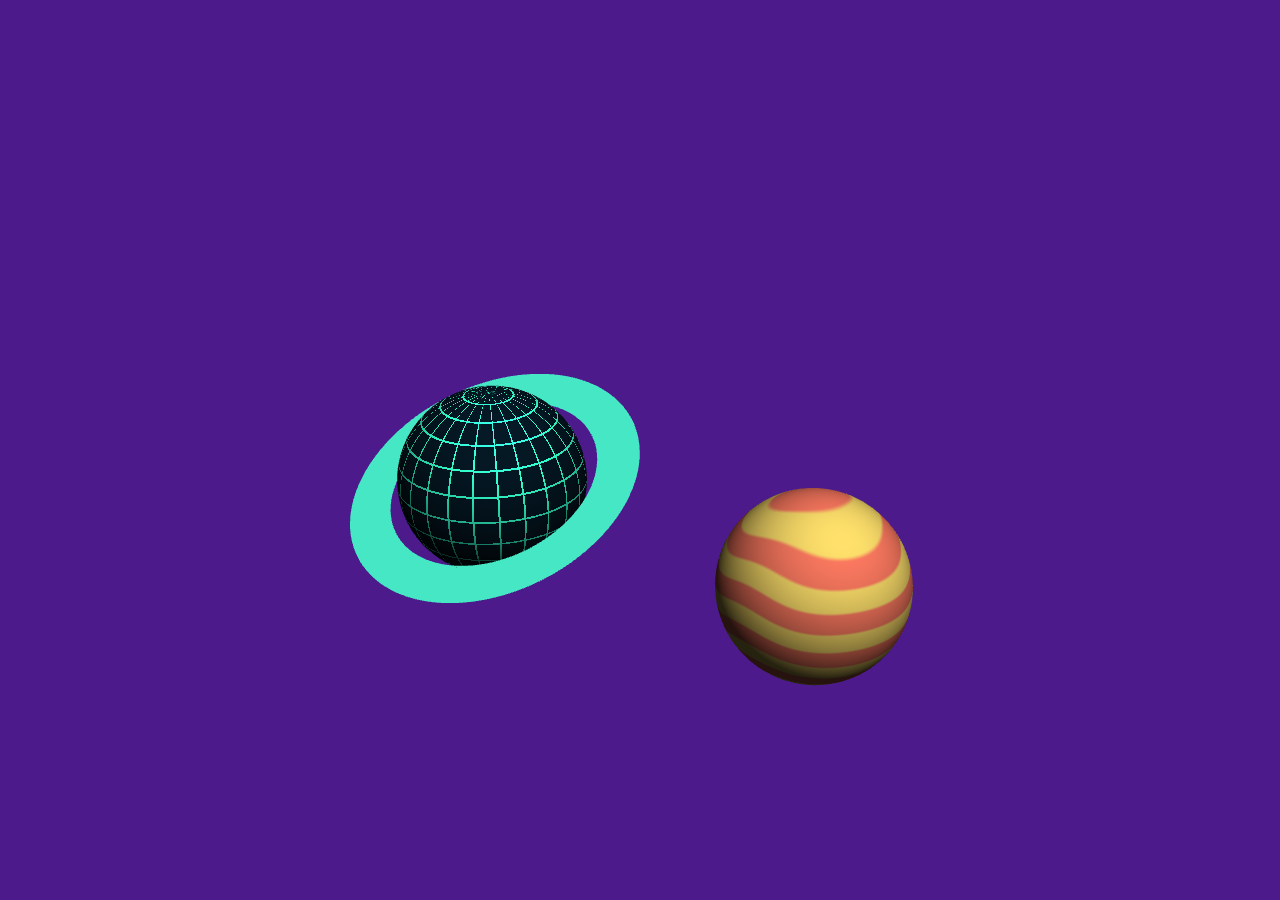
<file: week3/task2.html>
<!DOCTYPE html>
<html lang="ko">
<head>
<meta charset="utf-8">
<meta name="viewport" content="width=device-width, initial-scale=1">
<title>3주차 실습 1 — 출발점</title>
<style>
  html, body { margin: 0; height: 100%; overflow: hidden; background: #0b0f16; }
  canvas { display: block; width: 100vw; height: 100vh; }
</style>
</head>
<body>
<canvas id="glcanvas"></canvas>

<script>
  
'use strict';

/* ══════════════════════════════════════════════════════════════════════════
   1. 메시 데이터 — 이 숫자들이 전부입니다
   ──────────────────────────────────────────────────────────────────────────
   각 버퍼의 "같은 번째" 값이 같은 정점의 정보입니다.
   예를 들어 정점 0 은 위치 (-0.75,-0.55,0), 법선 (0,0,1), 색 (0.92,0.35,0.32).
   ══════════════════════════════════════════════════════════════════════════ */
function makeBox(sx, sy, sz, r, g, b) {
  const x = sx / 2;
  const y = sy / 2;
  const z = sz / 2;

  // 결과를 담을 빈 배열 네 개
  const positions = [];
  const normals = [];
  const colors = [];
  const indices = [];

  // 면 하나를 추가하는 함수.
  // 꼭짓점 4개를 반시계 방향으로 주고, 그 면이 향하는 방향(법선)을 함께 줍니다.
  function addFace(p0, p1, p2, p3, nx, ny, nz) {
    // 지금까지 넣은 정점이 몇 개인지 = 이 면의 첫 정점 번호
    const first = positions.length / 3;

    // ① 꼭짓점 4개의 위치
    positions.push(p0[0], p0[1], p0[2]);
    positions.push(p1[0], p1[1], p1[2]);
    positions.push(p2[0], p2[1], p2[2]);
    positions.push(p3[0], p3[1], p3[2]);

    // ② 법선 — 네 꼭짓점 모두 같은 값입니다 (그래서 꼭짓점을 공유하지 않고 복제합니다)
    normals.push(nx, ny, nz);
    normals.push(nx, ny, nz);
    normals.push(nx, ny, nz);
    normals.push(nx, ny, nz);

    // ③ 색 — 위를 향한 면을 조금 밝게 해서 입체가 보이게 합니다
    const shade = 0.75 + 0.25 * ny;
    colors.push(r * shade, g * shade, b * shade);
    colors.push(r * shade, g * shade, b * shade);
    colors.push(r * shade, g * shade, b * shade);
    colors.push(r * shade, g * shade, b * shade);

    // ④ 사각형 하나는 삼각형 두 개로 만듭니다
    indices.push(first + 0, first + 1, first + 2);
    indices.push(first + 0, first + 2, first + 3);
  }

  //          꼭짓점 4개를 반시계 방향으로                                법선        어느 면
  addFace([-x, -y,  z], [ x, -y,  z], [ x,  y,  z], [-x,  y,  z],   0,  0,  1);  // 앞
  addFace([ x, -y, -z], [-x, -y, -z], [-x,  y, -z], [ x,  y, -z],   0,  0, -1);  // 뒤
  addFace([ x, -y,  z], [ x, -y, -z], [ x,  y, -z], [ x,  y,  z],   1,  0,  0);  // 오른쪽
  addFace([-x, -y, -z], [-x, -y,  z], [-x,  y,  z], [-x,  y, -z],  -1,  0,  0);  // 왼쪽
  addFace([-x,  y,  z], [ x,  y,  z], [ x,  y, -z], [-x,  y, -z],   0,  1,  0);  // 위
  addFace([-x, -y, -z], [ x, -y, -z], [ x, -y,  z], [-x, -y,  z],   0, -1,  0);  // 아래

  return {
    positions: new Float32Array(positions),
    normals:   new Float32Array(normals),
    colors:    new Float32Array(colors),
    indices:   new Uint16Array(indices),
  };
}
  

function makeSphere(radius, rows, cols, red, green, blue) {
  const positions = [];
  const normals = [];
  const colors = [];
  const indices = [];

  for (let i = 0; i <= rows; i++) {
    const phi = Math.PI * i / rows;

    for (let j = 0; j <= cols; j++) {
      const theta = 2 * Math.PI * j / cols;

      const nx = Math.sin(phi) * Math.cos(theta);
      const ny = Math.cos(phi);
      const nz = Math.sin(phi) * Math.sin(theta);

      positions.push(nx * radius, ny * radius, nz * radius);
      normals.push(nx, ny, nz);

      const shade = 0.70 + 0.30 * Math.abs(Math.cos(theta * 2.0));
      colors.push(red * shade, green * shade, blue * shade);
    }
  }

  const stride = cols + 1;

  for (let i = 0; i < rows; i++) {
    for (let j = 0; j < cols; j++) {
      const topLeft = i * stride + j;
      const topRight = topLeft + 1;
      const bottomLeft = topLeft + stride;
      const bottomRight = bottomLeft + 1;

      indices.push(topLeft, bottomLeft, topRight);
      indices.push(topRight, bottomLeft, bottomRight);
    }
  }

  return {
    positions: new Float32Array(positions),
    normals: new Float32Array(normals),
    colors: new Float32Array(colors),
    indices: new Uint16Array(indices),
  };
}

// 홀로그램 행성의 링 생성
function makeRing(innerRadius, outerRadius, segments) {
  const positions = [];
  const normals = [];
  const colors = [];
  const indices = [];

  for (let i = 0; i <= segments; i++) {
    const angle = 2 * Math.PI * i / segments;
    const c = Math.cos(angle);
    const s = Math.sin(angle);

    positions.push(
      innerRadius * c, 0, innerRadius * s,
      outerRadius * c, 0, outerRadius * s
    );

    normals.push(0, 1, 0, 0, 1, 0);

    colors.push(
      0.25, 1.0, 0.85,
      0.25, 1.0, 0.85
    );

    if (i < segments) {
      const k = i * 2;
      indices.push(k, k + 1, k + 2);
      indices.push(k + 1, k + 3, k + 2);
    }
  }

  return {
    positions: new Float32Array(positions),
    normals: new Float32Array(normals),
    colors: new Float32Array(colors),
    indices: new Uint16Array(indices),
  };
}


/* ══════════════════════════════════════════════════════════════════════════
   2. 버텍스 셰이더 — 정점 하나마다 한 번씩 실행됩니다
   ══════════════════════════════════════════════════════════════════════════ */
const VS_SOURCE = `#version 300 es

layout(location=0) in vec3 aPos;      // 정점 위치 버퍼에서 들어온다
layout(location=1) in vec3 aNormal;   // 법선 버퍼
layout(location=3) in vec3 aColor;    // 정점 색 버퍼

uniform float uTime;                  // 초 단위 시간 — 모든 정점이 같은 값을 받는다
uniform mat4  uModel;                 // 물체를 세계 속 제자리에 놓는 행렬
uniform mat4  uViewProj;              // 카메라에서 본 모습 + 원근

out vec3 vColor;                      // 프래그먼트 셰이더로 넘길 값
out vec3 vNormal;
out vec3 vSurf;


void main() {
  vColor  = aColor;
  vNormal = mat3(uModel) * aNormal;
  vSurf = aNormal;
  gl_Position = uViewProj * uModel * vec4(aPos, 1.0);
}

`;

/* ══════════════════════════════════════════════════════════════════════════
   3. 프래그먼트 셰이더 — 픽셀 하나마다 한 번씩 실행됩니다
   ══════════════════════════════════════════════════════════════════════════ */
const FS_SOURCE = `#version 300 es
precision highp float;

in vec3 vColor;
in vec3 vNormal;
in vec3 vSurf;

uniform float uTime;
uniform int uPlanetType;

out vec4 fragColor;

void main() {
  vec3 S = normalize(vSurf);
  vec3 N = normalize(vNormal);

  vec3 color;

  if (uPlanetType == 0) {
    // 행성 1: 홀로그램 행성
    float lat = asin(clamp(S.y, -1.0, 1.0));
    float lon = atan(S.z, S.x);

    float gridLat = abs(sin(lat * 12.0));
    float gridLon = abs(sin(lon * 12.0));

    float lines = 1.0 - step(0.12, min(gridLat, gridLon));

    vec3 baseColor = vec3(0.02, 0.10, 0.15);
    vec3 neonColor = vec3(0.20, 1.0, 0.80);

    color = mix(baseColor, neonColor, lines);

    float pulse = 0.85 + 0.15 * sin(uTime * 2.0);
    color += neonColor * lines * pulse * 0.15;

  } else if (uPlanetType == 1) {
    // 행성 2: 캔디 행성
    float wave = sin(S.y * 15.0 + sin(S.x * 5.0) * 0.8 + uTime * 0.5);

    vec3 peach = vec3(1.0, 0.48, 0.38);
    vec3 yellow = vec3(1.0, 0.88, 0.42);

    float blend = smoothstep(-0.25, 0.25, wave);
    color = mix(peach, yellow, blend);
  } else {
    // 링: 밝은 민트색
    color = vec3(0.30, 1.0, 0.85);
  }

  // 두 행성 모두 조명 적용
  vec3 L = normalize(vec3(0.45, 0.8, 0.35));
  float diff = max(dot(N, L), 0.0);
  color *= 0.15 + 0.85 * diff;

  fragColor = vec4(color, 1.0);
}
`;

/* ══════════════════════════════════════════════════════════════════════════
   4. WebGL 준비
   ══════════════════════════════════════════════════════════════════════════ */
const canvas = document.getElementById('glcanvas');
const gl = canvas.getContext('webgl2');
if (!gl) {
  document.body.innerHTML =
    '<p style="color:#fff;font:16px sans-serif;padding:2rem">' +
    'WebGL2 를 사용할 수 없습니다. 최신 Chrome 또는 Edge 로 열어 주세요.</p>';
  throw new Error('no webgl2');
}

// 셰이더 문자열을 컴파일한다. 실패하면 오류에 "몇 줄"인지 나온다.
function compileShader(type, source) {
  const s = gl.createShader(type);
  gl.shaderSource(s, source);
  gl.compileShader(s);
  if (!gl.getShaderParameter(s, gl.COMPILE_STATUS)) {
    const kind = (type === gl.VERTEX_SHADER) ? '버텍스' : '프래그먼트';
    throw new Error(kind + ' 셰이더 오류\n' + gl.getShaderInfoLog(s));
  }
  return s;
}

// 두 셰이더를 하나의 "프로그램" 으로 묶는다.
function createProgram(vsSource, fsSource) {
  const p = gl.createProgram();
  gl.attachShader(p, compileShader(gl.VERTEX_SHADER, vsSource));
  gl.attachShader(p, compileShader(gl.FRAGMENT_SHADER, fsSource));
  gl.linkProgram(p);
  if (!gl.getProgramParameter(p, gl.LINK_STATUS)) {
    throw new Error('링크 오류\n' + gl.getProgramInfoLog(p));
  }
  return p;
}

const program = createProgram(VS_SOURCE, FS_SOURCE);

// uniform 의 "위치"를 이름으로 찾아 둔다. 매 프레임 찾으면 느리다.
const uTimeLoc = gl.getUniformLocation(program, 'uTime');
const uPlanetTypeLoc = gl.getUniformLocation(program, 'uPlanetType');
const uModelLoc = gl.getUniformLocation(program, 'uModel');
const uViewProjLoc = gl.getUniformLocation(program, 'uViewProj');

// ── 4×4 행렬 도구 ─────────────────────────────────────────────────
// WebGL 은 행렬을 "열 우선(column-major)" 으로 받습니다.
// 아래 코드에서 **한 줄이 행렬의 한 「열」** 입니다.
// 2주차에 종이에 쓰던 모양을 옆으로 눕혀 놓은 것이라고 생각하면 됩니다.
//
//   종이에 쓰던 모양              코드에 적는 모양
//   ┌ 1  0  0  tx ┐               1,  0,  0, 0,     ← 1열
//   │ 0  1  0  ty │      →        0,  1,  0, 0,     ← 2열
//   │ 0  0  1  tz │               0,  0,  1, 0,     ← 3열
//   └ 0  0  0  1  ┘              tx, ty, tz, 1,     ← 4열 (이동량이 여기 들어간다)
//
// 각도·이동량 같은 값을 받아야 하므로 함수로 만들고,
// 부를 때마다 새 배열을 돌려주어 서로 영향을 주지 않게 합니다.

const M4 = {};

// 단위행렬 — 곱해도 아무것도 바뀌지 않는 행렬
M4.identity = function () {
  return new Float32Array([
    1, 0, 0, 0,
    0, 1, 0, 0,
    0, 0, 1, 0,
    0, 0, 0, 1,
  ]);
};

// 이동 — 2주차의 T(tx, ty, tz)
M4.translate = function (tx, ty, tz) {
  return new Float32Array([
     1,  0,  0, 0,
     0,  1,  0, 0,
     0,  0,  1, 0,
    tx, ty, tz, 1,
  ]);
};

// 크기 — 2주차의 S(sx, sy, sz). 대각선에 배율을 놓는다
M4.scale = function (sx, sy, sz) {
  return new Float32Array([
    sx,  0,  0, 0,
     0, sy,  0, 0,
     0,  0, sz, 0,
     0,  0,  0, 1,
  ]);
};

// x축 회전 — 2주차의 Rx
M4.rotateX = function (angle) {
  const c = Math.cos(angle);
  const s = Math.sin(angle);
  return new Float32Array([
    1,  0, 0, 0,
    0,  c, s, 0,
    0, -s, c, 0,
    0,  0, 0, 1,
  ]);
};

// y축 회전 — 2주차의 Ry
M4.rotateY = function (angle) {
  const c = Math.cos(angle);
  const s = Math.sin(angle);
  return new Float32Array([
    c, 0, -s, 0,
    0, 1,  0, 0,
    s, 0,  c, 0,
    0, 0,  0, 1,
  ]);
};

M4.rotateZ = function (angle) {
  const c = Math.cos(angle);
  const s = Math.sin(angle);
  return new Float32Array([
     c, s, 0, 0,
    -s, c, 0, 0,
     0, 0, 1, 0,
     0, 0, 0, 1,
  ]);
};

// 두 행렬을 곱합니다.  결과 = a · b   (2주차에서 손으로 하던 그 곱셈)
M4.multiply = function (a, b) {
  const out = new Float32Array(16);
  for (let col = 0; col < 4; col++) {
    for (let row = 0; row < 4; row++) {
      let sum = 0;
      for (let k = 0; k < 4; k++) {
        sum = sum + a[k * 4 + row] * b[col * 4 + k];
      }
      out[col * 4 + row] = sum;
    }
  }
  return out;
};

/* ══════════════════════════════════════════════════════════════════════════
   5. 버퍼를 만들어 GPU 메모리로 보낸다
   ──────────────────────────────────────────────────────────────────────────
   VAO(Vertex Array Object) 는 "어떤 버퍼를 몇 번 자리에 어떻게 읽을지"를
   한 묶음으로 기억해 두는 것입니다. 그려야 할 때 이것만 bind 하면 됩니다.
   ══════════════════════════════════════════════════════════════════════════ */
function createMesh(mesh) {
  const vao = gl.createVertexArray();
  gl.bindVertexArray(vao);

  function attribute(data, location, size) {
    if (!data) return;
    const buf = gl.createBuffer();
    gl.bindBuffer(gl.ARRAY_BUFFER, buf);
    gl.bufferData(gl.ARRAY_BUFFER, data, gl.STATIC_DRAW);   // ← CPU 에서 GPU 로 복사
    gl.enableVertexAttribArray(location);
    gl.vertexAttribPointer(location, size, gl.FLOAT, false, 0, 0);
  }
  attribute(mesh.positions, 0, 3);   // location 0 ← aPos
  attribute(mesh.normals,   1, 3);   // location 1 ← aNormal
  attribute(mesh.colors,    3, 3);   // location 3 ← aColor

  const ibo = gl.createBuffer();
  gl.bindBuffer(gl.ELEMENT_ARRAY_BUFFER, ibo);
  gl.bufferData(gl.ELEMENT_ARRAY_BUFFER, mesh.indices, gl.STATIC_DRAW);
  
  gl.bindVertexArray(null);
  return { vao: vao, count: mesh.indices.length };
}

const ball  = createMesh(makeSphere(1.3, 64, 128, 1.0, 1.0, 1.0));  // 공중에 뜰 공
const candy = createMesh(makeSphere(1.15, 64, 128, 1.0, 1.0, 1.0));
const ring = createMesh(makeRing(1.5, 2.1, 96));
const floor = createMesh(makeBox(8.0, 0.12, 8.0, 0.42, 0.50, 0.62));  // 아주 납작한 상자 = 바닥

/* ══════════════════════════════════════════════════════════════════════════
   6. 매 프레임 그린다
   ══════════════════════════════════════════════════════════════════════════ */
const startTime = performance.now();

function render() {
  // 캔버스 크기를 화면에 맞춘다 (고해상도 화면 대응)
  const dpr = window.devicePixelRatio || 1;
  const w = Math.floor(canvas.clientWidth * dpr);
  const h = Math.floor(canvas.clientHeight * dpr);
  if (canvas.width !== w || canvas.height !== h) {
    canvas.width = w;
    canvas.height = h;
  }
  gl.viewport(0, 0, canvas.width, canvas.height);

  // 화면을 지운다
  gl.enable(gl.DEPTH_TEST);
  gl.clearColor(0.30, 0.10, 0.55, 1.0);
  gl.clear(gl.COLOR_BUFFER_BIT | gl.DEPTH_BUFFER_BIT);

  const time = (performance.now() - startTime) / 1000;
  const aspect = canvas.width / canvas.height;

  // ── 카메라 ─────────────────────────────────────────────────────
  let camera = M4.identity();

  // ① 보고 싶은 지점을 원점으로 끌어온다
  camera = M4.multiply(M4.translate(0, -1.1, 0), camera);

  // ② 세계를 좌우로 돌린다 (카메라가 옆으로 도는 것과 같다)
  camera = M4.multiply(M4.rotateY(-0.62), camera);

  // ③ 세계를 위아래로 기울인다 (위에서 내려다보게 된다)
  camera = M4.multiply(M4.rotateX(0.42), camera);

  // ④ 뒤로 물러난 만큼 세계를 앞으로 밀어낸다
  camera = M4.multiply(M4.translate(0, 0, -8), camera);

  // ⑤ 원근 — 마지막 행을 건드리면 먼 것이 작아집니다 (2주차 8절)
  //    아래 -1/8 자리가 z 를 w 로 흘려보내는 자리입니다
  const perspective = new Float32Array([
    1, 0, 0,      0,
    0, 1, 0,      0,
    0, 0, 1, -1 / 8,
    0, 0, 0,      1,
  ]);
  camera = M4.multiply(perspective, camera);

  // ⑥ 보이는 공간을 -1 ~ 1 로 줄인다 (그냥 크기 조절입니다)
  camera = M4.multiply(M4.scale(1 / (2.8 * aspect), 1 / 2.8, -1 / 30), camera);

  const viewProj = camera;

  gl.useProgram(program);                    // ← uniform 을 넣기 전에 반드시 먼저!
  gl.uniform1f(uTimeLoc, time);
  gl.uniformMatrix4fv(uViewProjLoc, false, viewProj);
  
  // 행성 1 — 왼쪽 홀로그램 행성
  gl.uniform1i(uPlanetTypeLoc, 0);

  const model1 = M4.multiply(
    M4.translate(-2.5, 0, 0),
    M4.rotateY(time * 0.5)
  );

  gl.uniformMatrix4fv(uModelLoc, false, model1);
  gl.bindVertexArray(ball.vao);
  gl.drawElements(gl.TRIANGLES, ball.count, gl.UNSIGNED_SHORT, 0);

  // 행성 2 — 오른쪽 캔디 행성
  gl.uniform1i(uPlanetTypeLoc, 1);

  const model2 = M4.multiply(
    M4.translate(2.5, 0, 0),
    M4.rotateY(time * 0.7)
  );

  gl.uniformMatrix4fv(uModelLoc, false, model2);
  gl.bindVertexArray(candy.vao);
  gl.drawElements(gl.TRIANGLES, candy.count, gl.UNSIGNED_SHORT, 0);
  
  // 홀로그램 행성의 기울어진 링
  gl.uniform1i(uPlanetTypeLoc, 2);

  const ringModel = M4.multiply(
    M4.translate(-2.5, 0, 0),
    M4.rotateX(0.45)
  );

  gl.uniformMatrix4fv(uModelLoc, false, ringModel);
  gl.bindVertexArray(ring.vao);
  gl.drawElements(gl.TRIANGLES, ring.count, gl.UNSIGNED_SHORT, 0);

  gl.bindVertexArray(null);

  requestAnimationFrame(render);
}
requestAnimationFrame(render);
</script>
</body>
</html>
</file>
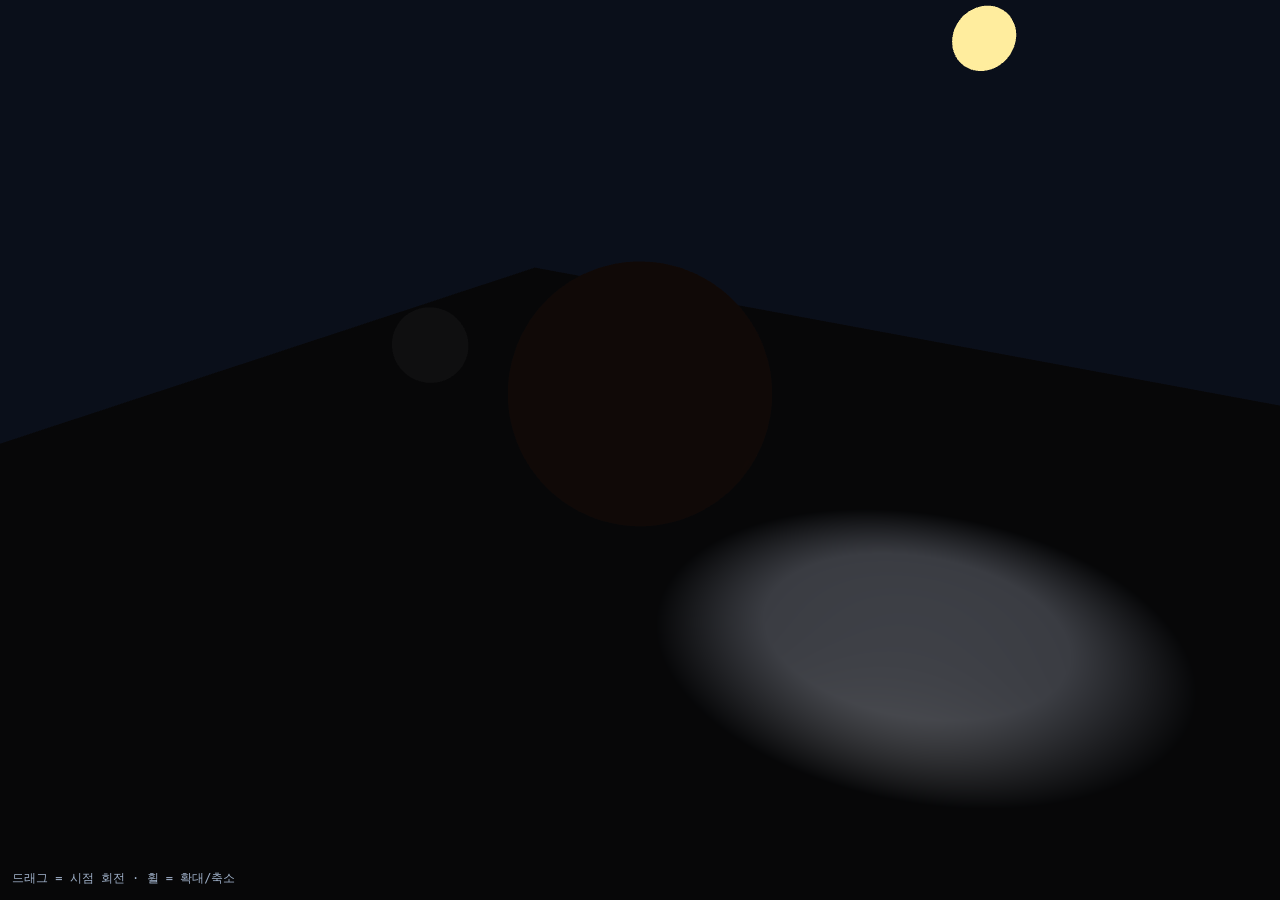
<file: week5/task1.html>
<!DOCTYPE html>
<html lang="ko">
<head>
<meta charset="utf-8">
<meta name="viewport" content="width=device-width, initial-scale=1">
<title>5주차 실습 1 — 출발점</title>
<style>
  html, body { margin: 0; height: 100%; overflow: hidden; background: #0b0f16; }
  canvas { display: block; width: 100vw; height: 100vh; touch-action: none; }
  #hint { position: fixed; left: 12px; bottom: 12px; margin: 0;
          color: #9fb0c8; font: 12px/1.6 ui-monospace, Menlo, Consolas, monospace; }
</style>
</head>
<body>
<canvas id="glcanvas"></canvas>
<p id="hint">드래그 = 시점 회전 · 휠 = 확대/축소</p>

<script>
/* ============================================================================
   5주차 실습 1 — 출발점 파일

   3주차·4주차에서 만든 것이 이미 들어 있습니다.
     · 바닥 + 행성 + 달이 있는 3차원 장면
     · 모델 / 뷰 / 투영 행렬
     · 마우스로 도는 카메라

   그런데 아직 **빛이 없습니다.** 모든 면이 같은 색이라 공이 납작한 원으로 보입니다.
   강의 자료의 「실습 1」 을 보며 단계별로 조명을 넣어 나가세요.

   고칠 곳에는 모두  ★ 단계 N  표시가 붙어 있습니다.
   ============================================================================ */
'use strict';

/* ══════════════════════════════════════════════════════════════════════════
   1. 메시 만들기 — 위치 · 법선 · 인덱스
   ══════════════════════════════════════════════════════════════════════════ */

// 구: 위도 seg 단계 × 경도 seg*2 단계로 잘라 삼각형을 만든다.
// 구의 법선은 중심에서 표면으로 향하는 방향과 같으므로 위치를 정규화하면 끝난다.
function makeSphere(seg) {
  const positions = [], normals = [], indices = [];
  for (let i = 0; i <= seg; i++) {
    const phi = Math.PI * i / seg;                 // 0(북극) ~ π(남극)
    for (let j = 0; j <= seg * 2; j++) {
      const th = 2 * Math.PI * j / (seg * 2);
      const x = Math.sin(phi) * Math.cos(th);
      const y = Math.cos(phi);
      const z = Math.sin(phi) * Math.sin(th);
      positions.push(x, y, z);
      normals.push(x, y, z);                       // 반지름 1 이므로 위치 = 법선
    }
  }
  const W = seg * 2 + 1;
  for (let i = 0; i < seg; i++) {
    for (let j = 0; j < seg * 2; j++) {
      const a = i * W + j, b = a + W;
      indices.push(a, b, a + 1, a + 1, b, b + 1);
    }
  }
  return { positions: new Float32Array(positions),
           normals:   new Float32Array(normals),
           indices:   new Uint16Array(indices) };
}

// 바닥: y = 0 평면. 법선은 전부 위쪽 (0,1,0).
function makePlane(size) {
  const s = size / 2;
  return {
    positions: new Float32Array([-s,0,-s,  s,0,-s,  s,0,s,  -s,0,s]),
    normals:   new Float32Array([ 0,1,0,   0,1,0,   0,1,0,   0,1,0 ]),
    indices:   new Uint16Array([0, 1, 2, 0, 2, 3]),
  };
}

/* ══════════════════════════════════════════════════════════════════════════
   2. 버텍스 셰이더
   ══════════════════════════════════════════════════════════════════════════ */
const VS_SOURCE = `#version 300 es

layout(location=0) in vec3 aPos;
layout(location=1) in vec3 aNormal;

uniform mat4 uModel, uView, uProj;
uniform mat3 uNormalMat;              // 지금은 쓰지 않는다 — ★ 단계 5

out vec3 vWorldPos;                   // 이 픽셀이 세계 어디에 있는가
out vec3 vNormal;                     // 이 픽셀의 표면이 어디를 향하는가

void main() {
  vec4 world = uModel * vec4(aPos, 1.0);
  vWorldPos  = world.xyz;

  // ★ 단계 5 — 아래 한 줄을  vNormal = uNormalMat * aNormal;  로 바꾼다
  vNormal = uNormalMat * aNormal;

  gl_Position = uProj * uView * world;
}
`;

/* ══════════════════════════════════════════════════════════════════════════
   3. 프래그먼트 셰이더 — 여기가 이번 주의 주무대입니다
   ══════════════════════════════════════════════════════════════════════════ */
const FS_SOURCE = `#version 300 es
precision highp float;

in vec3 vWorldPos;
in vec3 vNormal;

uniform vec3  uBaseColor;             // 물체 자체의 색 (반사 특성)
uniform vec3  uLightPos;              // 광원의 세계 좌표
uniform vec3  uLightColor;
uniform vec3  uViewPos;               // 카메라의 세계 좌표
uniform float uShininess;
uniform bool  uEmissive;              // 태양처럼 스스로 빛나는 물체인가

out vec4 fragColor;

void main() {
  if (uEmissive) {                    // 광원 자신은 조명 계산을 하지 않는다
    fragColor = vec4(uBaseColor, 1.0);
    return;
  }

  vec3 N = normalize(vNormal);                    // 표면이 향하는 방향
  vec3 L = normalize(uLightPos - vWorldPos);      // 광원 쪽 방향
  vec3 V = normalize(uViewPos  - vWorldPos);      // 눈 쪽 방향

  // ──────────────────────────────────────────────────────────────────────
  //  ★ 단계 1~4 — 아래에 세 항을 하나씩 더해 갑니다.
  //
  //   단계 1 (확산광)  vec3 diffuse = max(dot(N, L), 0.0) * uBaseColor * uLightColor;
  //   단계 2 (환경광)  vec3 ambient = 0.08 * uBaseColor;
  //   단계 3 (정반사)  vec3 R = reflect(-L, N);
  //                    vec3 specular = pow(max(dot(R, V), 0.0), uShininess) * uLightColor * 0.5;
  //   단계 4 (감쇠)    float d = length(uLightPos - vWorldPos);
  //                    float att = 1.0 / (1.0 + 0.02 * d * d);
  //
  //  그리고 아래 한 줄을  fragColor = vec4(ambient + (diffuse + specular) * att, 1.0);
  //  처럼 바꿉니다.
  // ──────────────────────────────────────────────────────────────────────

  vec3 diffuse = max(dot(N, L), 0.0) * uBaseColor * uLightColor;
  vec3 ambient = 0.08 * uBaseColor;

  vec3 R = reflect(-L, N);
  vec3 specular = pow(max(dot(R, V), 0.0), uShininess) * uLightColor * 0.5;
  
  float d   = length(uLightPos - vWorldPos); //광원과 현재 픽셀 사이 거리
  float att = 1.0 / (1.0 + 0.02 * d * d); //거리 감쇠값, 멀어질수록 att가 작아져 빛이 약해짐.

  vec3 spotDir = vec3(0.0, -1.0, 0.0);      //광원에서 아래로 빛을 쏘는 방향
  float cosInner = cos(radians(15.0));      //원뿔 축에서 15도까지 그대로, 25도부터 빛이 0이 되도록
  float cosOuter = cos(radians(25.0));

  float c = dot(-L, normalize(spotDir));
  att *= clamp(
      (c - cosOuter) / (cosInner - cosOuter),
      0.0, 1.0
  );
  
  fragColor = vec4(ambient + (diffuse + specular) * att, 1.0);

  }
`;

/* ══════════════════════════════════════════════════════════════════════════
   4. 4×4 행렬 도구 (열 우선)
   ══════════════════════════════════════════════════════════════════════════ */
const Mat4 = {
  identity: function () {
    return new Float32Array([1,0,0,0, 0,1,0,0, 0,0,1,0, 0,0,0,1]);
  },
  multiply: function (a, b) {                     // a * b
    const o = new Float32Array(16);
    for (let c = 0; c < 4; c++) {
      for (let r = 0; r < 4; r++) {
        let s = 0;
        for (let k = 0; k < 4; k++) s += a[k * 4 + r] * b[c * 4 + k];
        o[c * 4 + r] = s;
      }
    }
    return o;
  },
  translate: function (x, y, z) {
    const m = Mat4.identity(); m[12] = x; m[13] = y; m[14] = z; return m;
  },
  scale: function (x, y, z) {
    const m = Mat4.identity(); m[0] = x; m[5] = y; m[10] = z; return m;
  },
  rotateY: function (r) {
    const m = Mat4.identity(), c = Math.cos(r), s = Math.sin(r);
    m[0] = c; m[2] = -s; m[8] = s; m[10] = c; return m;
  },
  perspective: function (fovy, aspect, near, far) {
    const f = 1 / Math.tan(fovy / 2), nf = 1 / (near - far);
    return new Float32Array([f / aspect,0,0,0, 0,f,0,0,
                             0,0,(far + near) * nf,-1, 0,0,2 * far * near * nf,0]);
  },
  lookAt: function (eye, center, up) {
    let zx = eye[0]-center[0], zy = eye[1]-center[1], zz = eye[2]-center[2];
    const zl = Math.hypot(zx, zy, zz) || 1; zx/=zl; zy/=zl; zz/=zl;
    let xx = up[1]*zz - up[2]*zy, xy = up[2]*zx - up[0]*zz, xz = up[0]*zy - up[1]*zx;
    const xl = Math.hypot(xx, xy, xz) || 1; xx/=xl; xy/=xl; xz/=xl;
    const yx = zy*xz - zz*xy, yy = zz*xx - zx*xz, yz = zx*xy - zy*xx;
    return new Float32Array([
      xx,yx,zx,0, xy,yy,zy,0, xz,yz,zz,0,
      -(xx*eye[0]+xy*eye[1]+xz*eye[2]),
      -(yx*eye[0]+yy*eye[1]+yz*eye[2]),
      -(zx*eye[0]+zy*eye[1]+zz*eye[2]), 1]);
  },
  // 법선 행렬 = transpose(inverse(model)) 의 좌상단 3×3
  normalFromMat4: function (m) {
    const a00=m[0],a01=m[1],a02=m[2], a10=m[4],a11=m[5],a12=m[6],
          a20=m[8],a21=m[9],a22=m[10];
    const b01 =  a22*a11 - a12*a21, b11 = -a22*a10 + a12*a20, b21 = a21*a10 - a11*a20;
    let det = a00*b01 + a01*b11 + a02*b21;
    if (!det) return new Float32Array([1,0,0, 0,1,0, 0,0,1]);
    det = 1 / det;
   
    return new Float32Array([
      b01*det, b11*det, b21*det,
      (-a22*a01 + a02*a21)*det,
      ( a22*a00 - a02*a20)*det,
      (-a21*a00 + a01*a20)*det,
      ( a12*a01 - a02*a11)*det,
      (-a12*a00 + a02*a10)*det,
      ( a11*a00 - a01*a10)*det
    ]);

    
  },
};

/* ══════════════════════════════════════════════════════════════════════════
   5. WebGL 준비
   ══════════════════════════════════════════════════════════════════════════ */
const canvas = document.getElementById('glcanvas');
const gl = canvas.getContext('webgl2');
if (!gl) {
  document.body.innerHTML =
    '<p style="color:#fff;font:16px sans-serif;padding:2rem">' +
    'WebGL2 를 사용할 수 없습니다. 최신 Chrome 또는 Edge 로 열어 주세요.</p>';
  throw new Error('no webgl2');
}

function compileShader(type, source) {
  const s = gl.createShader(type);
  gl.shaderSource(s, source);
  gl.compileShader(s);
  if (!gl.getShaderParameter(s, gl.COMPILE_STATUS)) {
    const kind = (type === gl.VERTEX_SHADER) ? '버텍스' : '프래그먼트';
    throw new Error(kind + ' 셰이더 오류\n' + gl.getShaderInfoLog(s));
  }
  return s;
}
function createProgram(vsSource, fsSource) {
  const p = gl.createProgram();
  gl.attachShader(p, compileShader(gl.VERTEX_SHADER, vsSource));
  gl.attachShader(p, compileShader(gl.FRAGMENT_SHADER, fsSource));
  gl.linkProgram(p);
  if (!gl.getProgramParameter(p, gl.LINK_STATUS)) {
    throw new Error('링크 오류\n' + gl.getProgramInfoLog(p));
  }
  return p;
}
const program = createProgram(VS_SOURCE, FS_SOURCE);

// uniform 의 위치를 이름으로 한 번만 찾아 둔다
const U = {};
['uModel','uView','uProj','uNormalMat','uBaseColor','uLightPos','uLightColor',
 'uViewPos','uShininess','uEmissive'].forEach(function (n) {
  U[n] = gl.getUniformLocation(program, n);
});

function createMesh(mesh) {
  const vao = gl.createVertexArray();
  gl.bindVertexArray(vao);
  function attribute(data, location, size) {
    const buf = gl.createBuffer();
    gl.bindBuffer(gl.ARRAY_BUFFER, buf);
    gl.bufferData(gl.ARRAY_BUFFER, data, gl.STATIC_DRAW);
    gl.enableVertexAttribArray(location);
    gl.vertexAttribPointer(location, size, gl.FLOAT, false, 0, 0);
  }
  attribute(mesh.positions, 0, 3);      // location 0 ← aPos
  attribute(mesh.normals,   1, 3);      // location 1 ← aNormal
  const ibo = gl.createBuffer();
  gl.bindBuffer(gl.ELEMENT_ARRAY_BUFFER, ibo);
  gl.bufferData(gl.ELEMENT_ARRAY_BUFFER, mesh.indices, gl.STATIC_DRAW);
  gl.bindVertexArray(null);
  return { vao: vao, count: mesh.indices.length };
}

const sphere = createMesh(makeSphere(32));
const plane  = createMesh(makePlane(16));

gl.enable(gl.DEPTH_TEST);

/* ══════════════════════════════════════════════════════════════════════════
   6. 마우스로 도는 카메라
   ══════════════════════════════════════════════════════════════════════════ */
const cam = { yaw: 0.6, pitch: 0.42, dist: 11 };
let dragging = false, lastX = 0, lastY = 0;

canvas.addEventListener('pointerdown', function (e) {
  dragging = true; lastX = e.clientX; lastY = e.clientY;
  canvas.setPointerCapture(e.pointerId);
});
canvas.addEventListener('pointermove', function (e) {
  if (!dragging) return;
  cam.yaw   += (e.clientX - lastX) * 0.008;
  cam.pitch += (e.clientY - lastY) * 0.006;
  cam.pitch  = Math.max(-1.3, Math.min(1.4, cam.pitch));
  lastX = e.clientX; lastY = e.clientY;
});
canvas.addEventListener('pointerup', function (e) {
  dragging = false; canvas.releasePointerCapture(e.pointerId);
});
canvas.addEventListener('wheel', function (e) {
  e.preventDefault();
  cam.dist = Math.max(3, Math.min(40, cam.dist * (1 + e.deltaY * 0.001)));
}, { passive: false });

/* ══════════════════════════════════════════════════════════════════════════
   7. 매 프레임 그린다
   ══════════════════════════════════════════════════════════════════════════ */
const startTime = performance.now();

// 물체 하나를 그리는 함수. 모델 행렬과 재질만 바꿔 여러 번 부른다.
function draw(mesh, model, color, shininess, emissive) {
  gl.uniformMatrix4fv(U.uModel, false, model);
  gl.uniformMatrix3fv(U.uNormalMat, false, Mat4.normalFromMat4(model));
  gl.uniform3fv(U.uBaseColor, color);
  gl.uniform1f(U.uShininess, shininess);
  gl.uniform1i(U.uEmissive, emissive ? 1 : 0);
  gl.bindVertexArray(mesh.vao);
  gl.drawElements(gl.TRIANGLES, mesh.count, gl.UNSIGNED_SHORT, 0);
}

function render() {
  const dpr = window.devicePixelRatio || 1;
  const w = Math.floor(canvas.clientWidth * dpr);
  const h = Math.floor(canvas.clientHeight * dpr);
  if (canvas.width !== w || canvas.height !== h) { canvas.width = w; canvas.height = h; }
  gl.viewport(0, 0, canvas.width, canvas.height);

  gl.clearColor(0.04, 0.06, 0.10, 1.0);
  gl.clear(gl.COLOR_BUFFER_BIT | gl.DEPTH_BUFFER_BIT);

  const t = (performance.now() - startTime) / 1000;

  // 카메라
  const cp = Math.cos(cam.pitch), sp = Math.sin(cam.pitch);
  const eye = [Math.sin(cam.yaw) * cp * cam.dist,
               sp * cam.dist + 1.0,
               Math.cos(cam.yaw) * cp * cam.dist];
  const view = Mat4.lookAt(eye, [0, 1.0, 0], [0, 1, 0]);
  const proj = Mat4.perspective(Math.PI / 4, canvas.width / canvas.height, 0.1, 200);

  // 광원 — 장면 위를 천천히 돈다
  const lightPos = [3.0, 5.0, 0.0];
  
  gl.useProgram(program);                       // ← uniform 을 넣기 전에 반드시 먼저!
  gl.uniformMatrix4fv(U.uView, false, view);
  gl.uniformMatrix4fv(U.uProj, false, proj);
  gl.uniform3fv(U.uLightPos, lightPos);
  gl.uniform3f(U.uLightColor, 1.0, 0.97, 0.90);
  gl.uniform3fv(U.uViewPos, eye);

  // 바닥
  draw(plane, Mat4.identity(), [0.32, 0.34, 0.40], 8, false);

  // 행성 — 가운데에 떠서 돈다
  let m = Mat4.multiply(Mat4.translate(0, 1.6, 0), Mat4.rotateY(t * 0.3));
  m = Mat4.multiply(m, Mat4.scale(1.3, 1.3, 1.3));
  draw(sphere, m, [0.80, 0.42, 0.32], 32, false);

  // 달 — 행성 둘레를 돈다
  let mm = Mat4.multiply(Mat4.translate(0, 1.6, 0), Mat4.rotateY(t * 0.9));
  mm = Mat4.multiply(mm, Mat4.translate(2.8, 0, 0));
  mm = Mat4.multiply(mm, Mat4.scale(0.42, 0.42, 0.42));
  draw(sphere, mm, [0.72, 0.72, 0.76], 16, false);

  // 광원 위치 표시 — 스스로 빛나는 물체
  let ml = Mat4.multiply(Mat4.translate(lightPos[0], lightPos[1], lightPos[2]),
                         Mat4.scale(0.22, 0.22, 0.22));
  draw(sphere, ml, [1.0, 0.93, 0.62], 1, true);

  gl.bindVertexArray(null);
  requestAnimationFrame(render);
}
requestAnimationFrame(render);
</script>
</body>
</html>
</file>
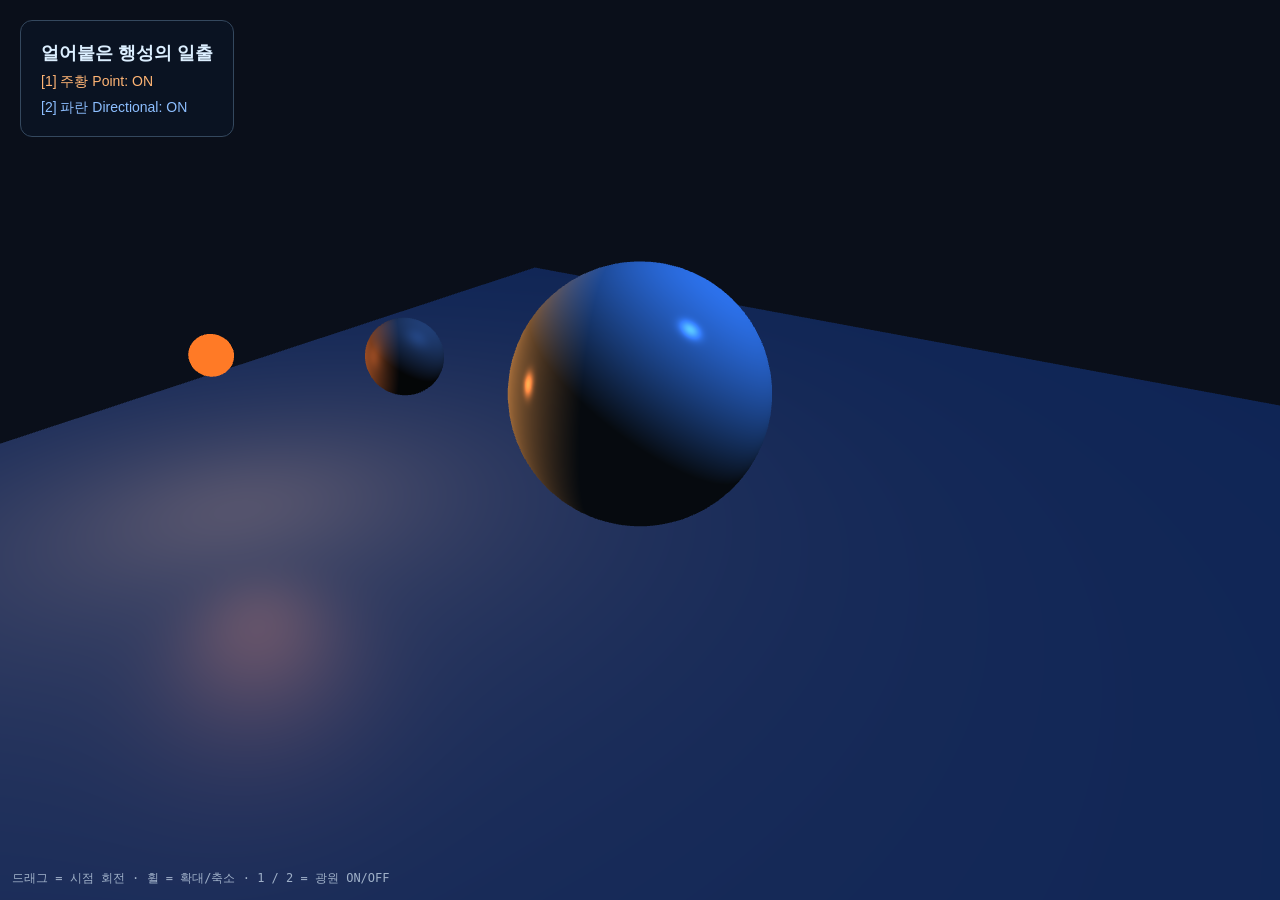
<file: week5/task2.html>
<!DOCTYPE html>
<html lang="ko">
<head>
<meta charset="utf-8">
<meta name="viewport" content="width=device-width, initial-scale=1">
<title>얼어붙은 행성의 일출</title>
<style>
  html, body { margin: 0; height: 100%; overflow: hidden; background: #0b0f16; }
  canvas { display: block; width: 100vw; height: 100vh; touch-action: none; }
  #hint { position: fixed; left: 12px; bottom: 12px; margin: 0;
          color: #9fb0c8; font: 12px/1.6 ui-monospace, Menlo, Consolas, monospace; }
  #status { position: fixed; top: 20px; left: 20px; padding: 16px 20px;
    border: 1px solid #34485e; border-radius: 12px; background: #0b1424dd;
    color: #dcefff; font: 14px/1.8 sans-serif; pointer-events: none; }
  #status strong { display: block; font-size: 18px; }
  #status .warm { color: #ffb575; } #status .cold { color: #8dbfff; }
</style>
</head>
<body>
<canvas id="glcanvas"></canvas>
<div id="status" role="status" aria-live="polite"></div>
<p id="hint">드래그 = 시점 회전 · 휠 = 확대/축소 · 1 / 2 = 광원 ON/OFF</p>

<script>
/* Sunrise on a Frozen Planet — 월드 좌표계의 두 광원과 물체별 재질 */
'use strict';

/* ══════════════════════════════════════════════════════════════════════════
   1. 메시 만들기 — 위치 · 법선 · 인덱스
   ══════════════════════════════════════════════════════════════════════════ */

// 구: 위도 seg 단계 × 경도 seg*2 단계로 잘라 삼각형을 만든다.
// 구의 법선은 중심에서 표면으로 향하는 방향과 같으므로 위치를 정규화하면 끝난다.
function makeSphere(seg) {
  const positions = [], normals = [], indices = [];
  for (let i = 0; i <= seg; i++) {
    const phi = Math.PI * i / seg;                 // 0(북극) ~ π(남극)
    for (let j = 0; j <= seg * 2; j++) {
      const th = 2 * Math.PI * j / (seg * 2);
      const x = Math.sin(phi) * Math.cos(th);
      const y = Math.cos(phi);
      const z = Math.sin(phi) * Math.sin(th);
      positions.push(x, y, z);
      normals.push(x, y, z);                       // 반지름 1 이므로 위치 = 법선
    }
  }
  const W = seg * 2 + 1;
  for (let i = 0; i < seg; i++) {
    for (let j = 0; j < seg * 2; j++) {
      const a = i * W + j, b = a + W;
      indices.push(a, b, a + 1, a + 1, b, b + 1);
    }
  }
  return { positions: new Float32Array(positions),
           normals:   new Float32Array(normals),
           indices:   new Uint16Array(indices) };
}

// 바닥: y = 0 평면. 법선은 전부 위쪽 (0,1,0).
function makePlane(size) {
  const s = size / 2;
  return {
    positions: new Float32Array([-s,0,-s,  s,0,-s,  s,0,s,  -s,0,s]),
    normals:   new Float32Array([ 0,1,0,   0,1,0,   0,1,0,   0,1,0 ]),
    indices:   new Uint16Array([0, 1, 2, 0, 2, 3]),
  };
}

/* ══════════════════════════════════════════════════════════════════════════
   2. 버텍스 셰이더
   ══════════════════════════════════════════════════════════════════════════ */
const VS_SOURCE = `#version 300 es

layout(location=0) in vec3 aPos;
layout(location=1) in vec3 aNormal;

uniform mat4 uModel, uView, uProj;
uniform mat3 uNormalMat;              // 역전치 법선 행렬

out vec3 vWorldPos;                   // 이 픽셀이 세계 어디에 있는가
out vec3 vNormal;                     // 이 픽셀의 표면이 어디를 향하는가

void main() {
  vec4 world = uModel * vec4(aPos, 1.0);
  vWorldPos  = world.xyz;

  // ★ 단계 5 — 아래 한 줄을  vNormal = uNormalMat * aNormal;  로 바꾼다
  vNormal = uNormalMat * aNormal;

  gl_Position = uProj * uView * world;
}
`;

/* ══════════════════════════════════════════════════════════════════════════
   3. 프래그먼트 셰이더 — 여기가 이번 주의 주무대입니다
   ══════════════════════════════════════════════════════════════════════════ */
const FS_SOURCE = `#version 300 es
precision highp float;
in vec3 vWorldPos;
in vec3 vNormal;
uniform vec3 uBaseColor, uViewPos;
uniform vec3 uPointPos, uPointColor;
uniform vec3 uDirToLight, uDirColor;
uniform float uShininess, uSpecularStrength;
uniform bool uEmissive, uPointOn, uDirOn;
out vec4 fragColor;

void main() {
  if (uEmissive) {
    fragColor = vec4(uBaseColor, 1.0);
    return;
  }
  vec3 N = normalize(vNormal);
  vec3 V = normalize(uViewPos - vWorldPos);
  // 환경광은 한 번만 더하고, 개별 광원의 감쇠를 적용하지 않는다.
  vec3 ambient = 0.06 * uBaseColor * vec3(0.65, 0.80, 1.0);
  vec3 pointDiffuse = vec3(0.0), pointSpecular = vec3(0.0);
  vec3 dirDiffuse = vec3(0.0), dirSpecular = vec3(0.0);
  float att = 1.0;
  if (uPointOn) {
    vec3 offset = uPointPos - vWorldPos;
    float d = length(offset);
    vec3 L = offset / max(d, 0.0001);
    float ndl = max(dot(N, L), 0.0);
    pointDiffuse = ndl * uBaseColor * uPointColor;
    if (ndl > 0.0) {
      vec3 R = reflect(-L, N);
      pointSpecular = pow(max(dot(R, V), 0.0), uShininess)
                    * uPointColor * uSpecularStrength;
    }
    att = 1.0 / (1.0 + 0.02 * d * d);
  }
  if (uDirOn) {
    // 광원 쪽 방향. 빛의 진행 방향은 이 벡터의 반대이다.
    vec3 L = normalize(uDirToLight);
    float ndl = max(dot(N, L), 0.0);
    dirDiffuse = ndl * uBaseColor * uDirColor;
    if (ndl > 0.0) {
      vec3 R = reflect(-L, N);
      dirSpecular = pow(max(dot(R, V), 0.0), uShininess)
                  * uDirColor * uSpecularStrength;
    }
  }
  fragColor = vec4(ambient + (pointDiffuse + pointSpecular) * att
                          + dirDiffuse + dirSpecular, 1.0);
}`;

/* ══════════════════════════════════════════════════════════════════════════
   4. 4×4 행렬 도구 (열 우선)
   ══════════════════════════════════════════════════════════════════════════ */
const Mat4 = {
  identity: function () {
    return new Float32Array([1,0,0,0, 0,1,0,0, 0,0,1,0, 0,0,0,1]);
  },
  multiply: function (a, b) {                     // a * b
    const o = new Float32Array(16);
    for (let c = 0; c < 4; c++) {
      for (let r = 0; r < 4; r++) {
        let s = 0;
        for (let k = 0; k < 4; k++) s += a[k * 4 + r] * b[c * 4 + k];
        o[c * 4 + r] = s;
      }
    }
    return o;
  },
  translate: function (x, y, z) {
    const m = Mat4.identity(); m[12] = x; m[13] = y; m[14] = z; return m;
  },
  scale: function (x, y, z) {
    const m = Mat4.identity(); m[0] = x; m[5] = y; m[10] = z; return m;
  },
  rotateY: function (r) {
    const m = Mat4.identity(), c = Math.cos(r), s = Math.sin(r);
    m[0] = c; m[2] = -s; m[8] = s; m[10] = c; return m;
  },
  perspective: function (fovy, aspect, near, far) {
    const f = 1 / Math.tan(fovy / 2), nf = 1 / (near - far);
    return new Float32Array([f / aspect,0,0,0, 0,f,0,0,
                             0,0,(far + near) * nf,-1, 0,0,2 * far * near * nf,0]);
  },
  lookAt: function (eye, center, up) {
    let zx = eye[0]-center[0], zy = eye[1]-center[1], zz = eye[2]-center[2];
    const zl = Math.hypot(zx, zy, zz) || 1; zx/=zl; zy/=zl; zz/=zl;
    let xx = up[1]*zz - up[2]*zy, xy = up[2]*zx - up[0]*zz, xz = up[0]*zy - up[1]*zx;
    const xl = Math.hypot(xx, xy, xz) || 1; xx/=xl; xy/=xl; xz/=xl;
    const yx = zy*xz - zz*xy, yy = zz*xx - zx*xz, yz = zx*xy - zy*xx;
    return new Float32Array([
      xx,yx,zx,0, xy,yy,zy,0, xz,yz,zz,0,
      -(xx*eye[0]+xy*eye[1]+xz*eye[2]),
      -(yx*eye[0]+yy*eye[1]+yz*eye[2]),
      -(zx*eye[0]+zy*eye[1]+zz*eye[2]), 1]);
  },
  // 법선 행렬 = transpose(inverse(model)) 의 좌상단 3×3
  normalFromMat4: function (m) {
    const a00=m[0],a01=m[1],a02=m[2], a10=m[4],a11=m[5],a12=m[6],
          a20=m[8],a21=m[9],a22=m[10];
    const b01 =  a22*a11 - a12*a21, b11 = -a22*a10 + a12*a20, b21 = a21*a10 - a11*a20;
    let det = a00*b01 + a01*b11 + a02*b21;
    if (!det) return new Float32Array([1,0,0, 0,1,0, 0,0,1]);
    det = 1 / det;
   
    return new Float32Array([
      b01*det, b11*det, b21*det,
      (-a22*a01 + a02*a21)*det,
      ( a22*a00 - a02*a20)*det,
      (-a21*a00 + a01*a20)*det,
      ( a12*a01 - a02*a11)*det,
      (-a12*a00 + a02*a10)*det,
      ( a11*a00 - a01*a10)*det
    ]);

    
  },
};

/* ══════════════════════════════════════════════════════════════════════════
   5. WebGL 준비
   ══════════════════════════════════════════════════════════════════════════ */
const canvas = document.getElementById('glcanvas');
const gl = canvas.getContext('webgl2');
if (!gl) {
  document.body.innerHTML =
    '<p style="color:#fff;font:16px sans-serif;padding:2rem">' +
    'WebGL2 를 사용할 수 없습니다. 최신 Chrome 또는 Edge 로 열어 주세요.</p>';
  throw new Error('no webgl2');
}

function compileShader(type, source) {
  const s = gl.createShader(type);
  gl.shaderSource(s, source);
  gl.compileShader(s);
  if (!gl.getShaderParameter(s, gl.COMPILE_STATUS)) {
    const kind = (type === gl.VERTEX_SHADER) ? '버텍스' : '프래그먼트';
    throw new Error(kind + ' 셰이더 오류\n' + gl.getShaderInfoLog(s));
  }
  return s;
}
function createProgram(vsSource, fsSource) {
  const p = gl.createProgram();
  gl.attachShader(p, compileShader(gl.VERTEX_SHADER, vsSource));
  gl.attachShader(p, compileShader(gl.FRAGMENT_SHADER, fsSource));
  gl.linkProgram(p);
  if (!gl.getProgramParameter(p, gl.LINK_STATUS)) {
    throw new Error('링크 오류\n' + gl.getProgramInfoLog(p));
  }
  return p;
}
const program = createProgram(VS_SOURCE, FS_SOURCE);

// uniform 의 위치를 이름으로 한 번만 찾아 둔다
const U = {};
['uModel','uView','uProj','uNormalMat','uBaseColor','uPointPos','uPointColor','uDirToLight','uDirColor',
 'uViewPos','uShininess','uSpecularStrength','uEmissive','uPointOn','uDirOn'].forEach(function (n) {
  U[n] = gl.getUniformLocation(program, n);
});

function createMesh(mesh) {
  const vao = gl.createVertexArray();
  gl.bindVertexArray(vao);
  function attribute(data, location, size) {
    const buf = gl.createBuffer();
    gl.bindBuffer(gl.ARRAY_BUFFER, buf);
    gl.bufferData(gl.ARRAY_BUFFER, data, gl.STATIC_DRAW);
    gl.enableVertexAttribArray(location);
    gl.vertexAttribPointer(location, size, gl.FLOAT, false, 0, 0);
  }
  attribute(mesh.positions, 0, 3);      // location 0 ← aPos
  attribute(mesh.normals,   1, 3);      // location 1 ← aNormal
  const ibo = gl.createBuffer();
  gl.bindBuffer(gl.ELEMENT_ARRAY_BUFFER, ibo);
  gl.bufferData(gl.ELEMENT_ARRAY_BUFFER, mesh.indices, gl.STATIC_DRAW);
  gl.bindVertexArray(null);
  return { vao: vao, count: mesh.indices.length };
}

const sphere = createMesh(makeSphere(32));
const plane  = createMesh(makePlane(16));

gl.enable(gl.DEPTH_TEST);

/* ══════════════════════════════════════════════════════════════════════════
   6. 마우스로 도는 카메라
   ══════════════════════════════════════════════════════════════════════════ */
const cam = { yaw: 0.6, pitch: 0.42, dist: 11 };
let dragging = false, lastX = 0, lastY = 0;

canvas.addEventListener('pointerdown', function (e) {
  dragging = true; lastX = e.clientX; lastY = e.clientY;
  canvas.setPointerCapture(e.pointerId);
});
canvas.addEventListener('pointermove', function (e) {
  if (!dragging) return;
  cam.yaw   += (e.clientX - lastX) * 0.008;
  cam.pitch += (e.clientY - lastY) * 0.006;
  cam.pitch  = Math.max(-1.3, Math.min(1.4, cam.pitch));
  lastX = e.clientX; lastY = e.clientY;
});
canvas.addEventListener('pointerup', function (e) {
  dragging = false; canvas.releasePointerCapture(e.pointerId);
});
canvas.addEventListener('wheel', function (e) {
  e.preventDefault();
  cam.dist = Math.max(3, Math.min(40, cam.dist * (1 + e.deltaY * 0.001)));
}, { passive: false });

/* ══════════════════════════════════════════════════════════════════════════
   7. 매 프레임 그린다
   ══════════════════════════════════════════════════════════════════════════ */
const lights = { point: true, directional: true };
const status = document.getElementById('status');
function updateStatus() {
  status.innerHTML = '<strong>얼어붙은 행성의 일출</strong>'
    + '<span class="warm">[1] 주황 Point: ' + (lights.point ? 'ON' : 'OFF') + '</span><br>'
    + '<span class="cold">[2] 파란 Directional: ' + (lights.directional ? 'ON' : 'OFF') + '</span>';
}
window.addEventListener('keydown', function (e) {
  if (e.repeat || e.ctrlKey || e.altKey || e.metaKey) return;
  if (e.key === '1') lights.point = !lights.point;
  else if (e.key === '2') lights.directional = !lights.directional;
  else return;
  updateStatus();
});
updateStatus();
const startTime = performance.now();

// 물체 하나를 그리는 함수. 모델 행렬과 재질만 바꿔 여러 번 부른다.
function draw(mesh, model, color, shininess, emissive, specularStrength = 0.5) {
  gl.uniformMatrix4fv(U.uModel, false, model);
  gl.uniformMatrix3fv(U.uNormalMat, false, Mat4.normalFromMat4(model));
  gl.uniform3fv(U.uBaseColor, color);
  gl.uniform1f(U.uShininess, shininess);
  gl.uniform1f(U.uSpecularStrength, specularStrength);
  gl.uniform1i(U.uEmissive, emissive ? 1 : 0);
  gl.bindVertexArray(mesh.vao);
  gl.drawElements(gl.TRIANGLES, mesh.count, gl.UNSIGNED_SHORT, 0);
}

function render() {
  const dpr = window.devicePixelRatio || 1;
  const w = Math.floor(canvas.clientWidth * dpr);
  const h = Math.floor(canvas.clientHeight * dpr);
  if (canvas.width !== w || canvas.height !== h) { canvas.width = w; canvas.height = h; }
  gl.viewport(0, 0, canvas.width, canvas.height);

  gl.clearColor(0.04, 0.06, 0.10, 1.0);
  gl.clear(gl.COLOR_BUFFER_BIT | gl.DEPTH_BUFFER_BIT);

  const t = (performance.now() - startTime) / 1000;

  // 카메라
  const cp = Math.cos(cam.pitch), sp = Math.sin(cam.pitch);
  const eye = [Math.sin(cam.yaw) * cp * cam.dist,
               sp * cam.dist + 1.0,
               Math.cos(cam.yaw) * cp * cam.dist];
  const view = Mat4.lookAt(eye, [0, 1.0, 0], [0, 1, 0]);
  const proj = Mat4.perspective(Math.PI / 4, canvas.width / canvas.height, 0.1, 200);

  // 낮은 따뜻한 일출 광원. 파란 빛은 반대쪽 위에서 들어온다.
  const lightPos = [-4.0, 1.8, 2.0];
  
  gl.useProgram(program);                       // ← uniform 을 넣기 전에 반드시 먼저!
  gl.uniformMatrix4fv(U.uView, false, view);
  gl.uniformMatrix4fv(U.uProj, false, proj);
  gl.uniform3fv(U.uPointPos, lightPos);
  gl.uniform3f(U.uPointColor, 1.35, 0.62, 0.24);
  gl.uniform3f(U.uDirToLight, 0.6, 1.0, -0.4);
  gl.uniform3f(U.uDirColor, 0.24, 0.48, 0.90);
  gl.uniform1i(U.uPointOn, lights.point ? 1 : 0);
  gl.uniform1i(U.uDirOn, lights.directional ? 1 : 0);
  gl.uniform3fv(U.uViewPos, eye);

  // 바닥
  draw(plane, Mat4.identity(), [0.22, 0.32, 0.42], 24, false, 0.18);

  // 행성 — 가운데에 떠서 돈다
  let m = Mat4.multiply(Mat4.translate(0, 1.6, 0), Mat4.rotateY(t * 0.3));
  m = Mat4.multiply(m, Mat4.scale(1.3, 1.3, 1.3));
  draw(sphere, m, [0.62, 0.84, 0.96], 128, false, 0.9);

  // 달 — 행성 둘레를 돈다
  let mm = Mat4.multiply(Mat4.translate(0, 1.6, 0), Mat4.rotateY(t * 0.9));
  mm = Mat4.multiply(mm, Mat4.translate(2.8, 0, 0));
  mm = Mat4.multiply(mm, Mat4.scale(0.42, 0.42, 0.42));
  draw(sphere, mm, [0.45, 0.46, 0.48], 8, false, 0.12);

  // 광원 위치 표시 — 스스로 빛나는 물체
  let ml = Mat4.multiply(Mat4.translate(lightPos[0], lightPos[1], lightPos[2]),
                         Mat4.scale(0.22, 0.22, 0.22));
  if (lights.point) draw(sphere, ml, [1.0, 0.48, 0.15], 1, true);
  // Directional에는 위치가 없다. 이 구는 광원 방향을 알려주는 표시이다.
  if (lights.directional) {
    const md = Mat4.multiply(Mat4.translate(3.0, 6.0, -2.0), Mat4.scale(0.16, 0.16, 0.16));
    draw(sphere, md, [0.25, 0.55, 1.0], 1, true);
  }

  gl.bindVertexArray(null);
  requestAnimationFrame(render);
}
requestAnimationFrame(render);
</script>
</body>
</html>
</file>
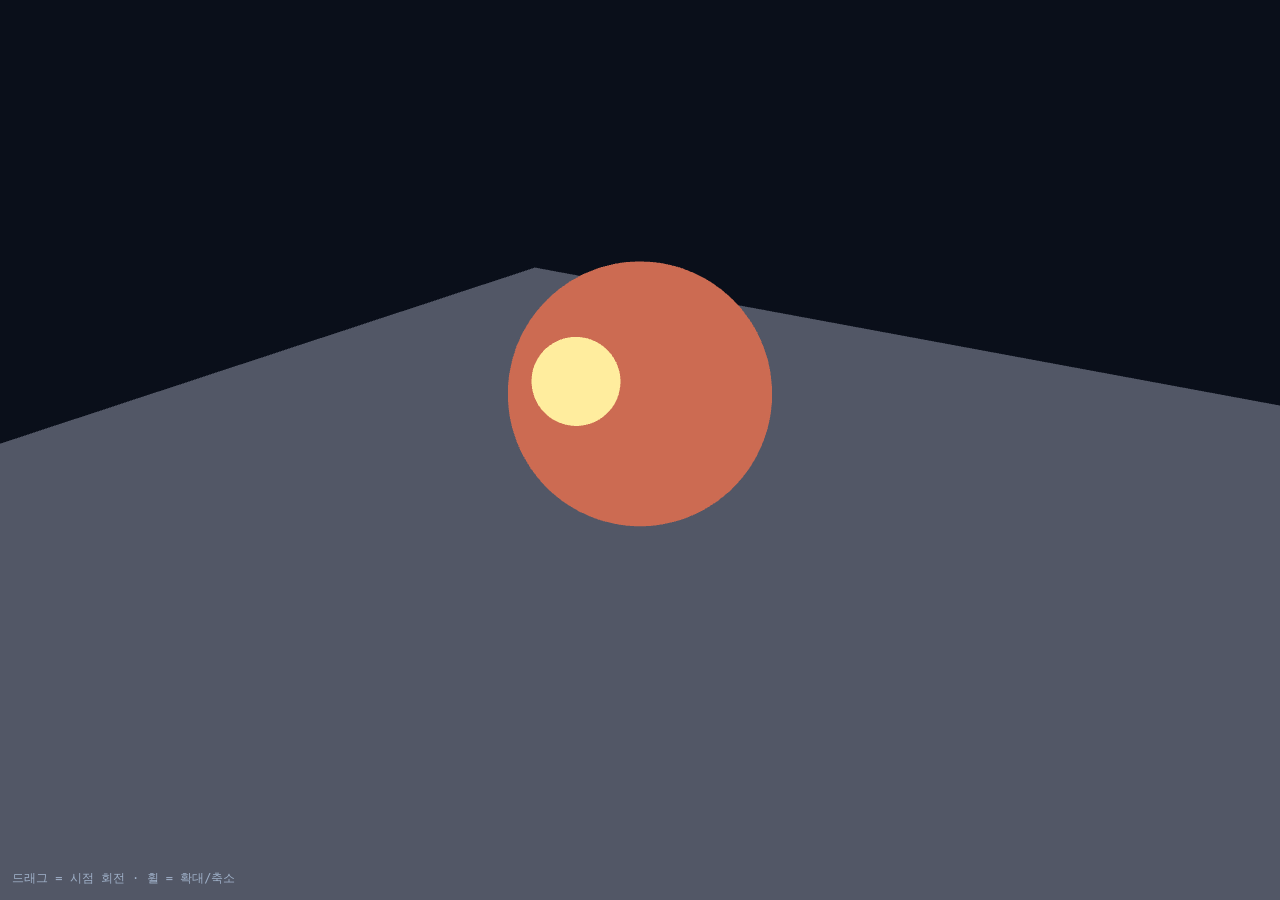
<file: week5/w5-start.html>
<!DOCTYPE html>
<html lang="ko">
<head>
<meta charset="utf-8">
<meta name="viewport" content="width=device-width, initial-scale=1">
<title>5주차 실습 1 — 출발점</title>
<style>
  html, body { margin: 0; height: 100%; overflow: hidden; background: #0b0f16; }
  canvas { display: block; width: 100vw; height: 100vh; touch-action: none; }
  #hint { position: fixed; left: 12px; bottom: 12px; margin: 0;
          color: #9fb0c8; font: 12px/1.6 ui-monospace, Menlo, Consolas, monospace; }
</style>
</head>
<body>
<canvas id="glcanvas"></canvas>
<p id="hint">드래그 = 시점 회전 · 휠 = 확대/축소</p>

<script>
/* ============================================================================
   5주차 실습 1 — 출발점 파일

   3주차·4주차에서 만든 것이 이미 들어 있습니다.
     · 바닥 + 행성 + 달이 있는 3차원 장면
     · 모델 / 뷰 / 투영 행렬
     · 마우스로 도는 카메라

   그런데 아직 **빛이 없습니다.** 모든 면이 같은 색이라 공이 납작한 원으로 보입니다.
   강의 자료의 「실습 1」 을 보며 단계별로 조명을 넣어 나가세요.

   고칠 곳에는 모두  ★ 단계 N  표시가 붙어 있습니다.
   ============================================================================ */
'use strict';

/* ══════════════════════════════════════════════════════════════════════════
   1. 메시 만들기 — 위치 · 법선 · 인덱스
   ══════════════════════════════════════════════════════════════════════════ */

// 구: 위도 seg 단계 × 경도 seg*2 단계로 잘라 삼각형을 만든다.
// 구의 법선은 중심에서 표면으로 향하는 방향과 같으므로 위치를 정규화하면 끝난다.
function makeSphere(seg) {
  const positions = [], normals = [], indices = [];
  for (let i = 0; i <= seg; i++) {
    const phi = Math.PI * i / seg;                 // 0(북극) ~ π(남극)
    for (let j = 0; j <= seg * 2; j++) {
      const th = 2 * Math.PI * j / (seg * 2);
      const x = Math.sin(phi) * Math.cos(th);
      const y = Math.cos(phi);
      const z = Math.sin(phi) * Math.sin(th);
      positions.push(x, y, z);
      normals.push(x, y, z);                       // 반지름 1 이므로 위치 = 법선
    }
  }
  const W = seg * 2 + 1;
  for (let i = 0; i < seg; i++) {
    for (let j = 0; j < seg * 2; j++) {
      const a = i * W + j, b = a + W;
      indices.push(a, b, a + 1, a + 1, b, b + 1);
    }
  }
  return { positions: new Float32Array(positions),
           normals:   new Float32Array(normals),
           indices:   new Uint16Array(indices) };
}

// 바닥: y = 0 평면. 법선은 전부 위쪽 (0,1,0).
function makePlane(size) {
  const s = size / 2;
  return {
    positions: new Float32Array([-s,0,-s,  s,0,-s,  s,0,s,  -s,0,s]),
    normals:   new Float32Array([ 0,1,0,   0,1,0,   0,1,0,   0,1,0 ]),
    indices:   new Uint16Array([0, 1, 2, 0, 2, 3]),
  };
}

/* ══════════════════════════════════════════════════════════════════════════
   2. 버텍스 셰이더
   ══════════════════════════════════════════════════════════════════════════ */
const VS_SOURCE = `#version 300 es

layout(location=0) in vec3 aPos;
layout(location=1) in vec3 aNormal;

uniform mat4 uModel, uView, uProj;
uniform mat3 uNormalMat;              // 지금은 쓰지 않는다 — ★ 단계 5

out vec3 vWorldPos;                   // 이 픽셀이 세계 어디에 있는가
out vec3 vNormal;                     // 이 픽셀의 표면이 어디를 향하는가

void main() {
  vec4 world = uModel * vec4(aPos, 1.0);
  vWorldPos  = world.xyz;

  // ★ 단계 5 — 아래 한 줄을  vNormal = uNormalMat * aNormal;  로 바꾼다
  vNormal = mat3(uModel) * aNormal;

  gl_Position = uProj * uView * world;
}
`;

/* ══════════════════════════════════════════════════════════════════════════
   3. 프래그먼트 셰이더 — 여기가 이번 주의 주무대입니다
   ══════════════════════════════════════════════════════════════════════════ */
const FS_SOURCE = `#version 300 es
precision highp float;

in vec3 vWorldPos;
in vec3 vNormal;

uniform vec3  uBaseColor;             // 물체 자체의 색 (반사 특성)
uniform vec3  uLightPos;              // 광원의 세계 좌표
uniform vec3  uLightColor;
uniform vec3  uViewPos;               // 카메라의 세계 좌표
uniform float uShininess;
uniform bool  uEmissive;              // 태양처럼 스스로 빛나는 물체인가

out vec4 fragColor;

void main() {
  if (uEmissive) {                    // 광원 자신은 조명 계산을 하지 않는다
    fragColor = vec4(uBaseColor, 1.0);
    return;
  }

  vec3 N = normalize(vNormal);                    // 표면이 향하는 방향
  vec3 L = normalize(uLightPos - vWorldPos);      // 광원 쪽 방향
  vec3 V = normalize(uViewPos  - vWorldPos);      // 눈 쪽 방향

  // ──────────────────────────────────────────────────────────────────────
  //  ★ 단계 1~4 — 아래에 세 항을 하나씩 더해 갑니다.
  //
  //   단계 1 (확산광)  vec3 diffuse = max(dot(N, L), 0.0) * uBaseColor * uLightColor;
  //   단계 2 (환경광)  vec3 ambient = 0.08 * uBaseColor;
  //   단계 3 (정반사)  vec3 R = reflect(-L, N);
  //                    vec3 specular = pow(max(dot(R, V), 0.0), uShininess) * uLightColor * 0.5;
  //   단계 4 (감쇠)    float d = length(uLightPos - vWorldPos);
  //                    float att = 1.0 / (1.0 + 0.02 * d * d);
  //
  //  그리고 아래 한 줄을  fragColor = vec4(ambient + (diffuse + specular) * att, 1.0);
  //  처럼 바꿉니다.
  // ──────────────────────────────────────────────────────────────────────

  fragColor = vec4(uBaseColor, 1.0);              // ← 지금은 그냥 단색
}
`;

/* ══════════════════════════════════════════════════════════════════════════
   4. 4×4 행렬 도구 (열 우선)
   ══════════════════════════════════════════════════════════════════════════ */
const Mat4 = {
  identity: function () {
    return new Float32Array([1,0,0,0, 0,1,0,0, 0,0,1,0, 0,0,0,1]);
  },
  multiply: function (a, b) {                     // a * b
    const o = new Float32Array(16);
    for (let c = 0; c < 4; c++) {
      for (let r = 0; r < 4; r++) {
        let s = 0;
        for (let k = 0; k < 4; k++) s += a[k * 4 + r] * b[c * 4 + k];
        o[c * 4 + r] = s;
      }
    }
    return o;
  },
  translate: function (x, y, z) {
    const m = Mat4.identity(); m[12] = x; m[13] = y; m[14] = z; return m;
  },
  scale: function (x, y, z) {
    const m = Mat4.identity(); m[0] = x; m[5] = y; m[10] = z; return m;
  },
  rotateY: function (r) {
    const m = Mat4.identity(), c = Math.cos(r), s = Math.sin(r);
    m[0] = c; m[2] = -s; m[8] = s; m[10] = c; return m;
  },
  perspective: function (fovy, aspect, near, far) {
    const f = 1 / Math.tan(fovy / 2), nf = 1 / (near - far);
    return new Float32Array([f / aspect,0,0,0, 0,f,0,0,
                             0,0,(far + near) * nf,-1, 0,0,2 * far * near * nf,0]);
  },
  lookAt: function (eye, center, up) {
    let zx = eye[0]-center[0], zy = eye[1]-center[1], zz = eye[2]-center[2];
    const zl = Math.hypot(zx, zy, zz) || 1; zx/=zl; zy/=zl; zz/=zl;
    let xx = up[1]*zz - up[2]*zy, xy = up[2]*zx - up[0]*zz, xz = up[0]*zy - up[1]*zx;
    const xl = Math.hypot(xx, xy, xz) || 1; xx/=xl; xy/=xl; xz/=xl;
    const yx = zy*xz - zz*xy, yy = zz*xx - zx*xz, yz = zx*xy - zy*xx;
    return new Float32Array([
      xx,yx,zx,0, xy,yy,zy,0, xz,yz,zz,0,
      -(xx*eye[0]+xy*eye[1]+xz*eye[2]),
      -(yx*eye[0]+yy*eye[1]+yz*eye[2]),
      -(zx*eye[0]+zy*eye[1]+zz*eye[2]), 1]);
  },
  // 법선 행렬 = transpose(inverse(model)) 의 좌상단 3×3
  normalFromMat4: function (m) {
    const a00=m[0],a01=m[1],a02=m[2], a10=m[4],a11=m[5],a12=m[6],
          a20=m[8],a21=m[9],a22=m[10];
    const b01 =  a22*a11 - a12*a21, b11 = -a22*a10 + a12*a20, b21 = a21*a10 - a11*a20;
    let det = a00*b01 + a01*b11 + a02*b21;
    if (!det) return new Float32Array([1,0,0, 0,1,0, 0,0,1]);
    det = 1 / det;
    return new Float32Array([
      b01*det, (-a22*a01 + a02*a21)*det, ( a12*a01 - a02*a11)*det,
      b11*det, ( a22*a00 - a02*a20)*det, (-a12*a00 + a02*a10)*det,
      b21*det, (-a21*a00 + a01*a20)*det, ( a11*a00 - a01*a10)*det]);
  },
};

/* ══════════════════════════════════════════════════════════════════════════
   5. WebGL 준비
   ══════════════════════════════════════════════════════════════════════════ */
const canvas = document.getElementById('glcanvas');
const gl = canvas.getContext('webgl2');
if (!gl) {
  document.body.innerHTML =
    '<p style="color:#fff;font:16px sans-serif;padding:2rem">' +
    'WebGL2 를 사용할 수 없습니다. 최신 Chrome 또는 Edge 로 열어 주세요.</p>';
  throw new Error('no webgl2');
}

function compileShader(type, source) {
  const s = gl.createShader(type);
  gl.shaderSource(s, source);
  gl.compileShader(s);
  if (!gl.getShaderParameter(s, gl.COMPILE_STATUS)) {
    const kind = (type === gl.VERTEX_SHADER) ? '버텍스' : '프래그먼트';
    throw new Error(kind + ' 셰이더 오류\n' + gl.getShaderInfoLog(s));
  }
  return s;
}
function createProgram(vsSource, fsSource) {
  const p = gl.createProgram();
  gl.attachShader(p, compileShader(gl.VERTEX_SHADER, vsSource));
  gl.attachShader(p, compileShader(gl.FRAGMENT_SHADER, fsSource));
  gl.linkProgram(p);
  if (!gl.getProgramParameter(p, gl.LINK_STATUS)) {
    throw new Error('링크 오류\n' + gl.getProgramInfoLog(p));
  }
  return p;
}
const program = createProgram(VS_SOURCE, FS_SOURCE);

// uniform 의 위치를 이름으로 한 번만 찾아 둔다
const U = {};
['uModel','uView','uProj','uNormalMat','uBaseColor','uLightPos','uLightColor',
 'uViewPos','uShininess','uEmissive'].forEach(function (n) {
  U[n] = gl.getUniformLocation(program, n);
});

function createMesh(mesh) {
  const vao = gl.createVertexArray();
  gl.bindVertexArray(vao);
  function attribute(data, location, size) {
    const buf = gl.createBuffer();
    gl.bindBuffer(gl.ARRAY_BUFFER, buf);
    gl.bufferData(gl.ARRAY_BUFFER, data, gl.STATIC_DRAW);
    gl.enableVertexAttribArray(location);
    gl.vertexAttribPointer(location, size, gl.FLOAT, false, 0, 0);
  }
  attribute(mesh.positions, 0, 3);      // location 0 ← aPos
  attribute(mesh.normals,   1, 3);      // location 1 ← aNormal
  const ibo = gl.createBuffer();
  gl.bindBuffer(gl.ELEMENT_ARRAY_BUFFER, ibo);
  gl.bufferData(gl.ELEMENT_ARRAY_BUFFER, mesh.indices, gl.STATIC_DRAW);
  gl.bindVertexArray(null);
  return { vao: vao, count: mesh.indices.length };
}

const sphere = createMesh(makeSphere(32));
const plane  = createMesh(makePlane(16));

gl.enable(gl.DEPTH_TEST);

/* ══════════════════════════════════════════════════════════════════════════
   6. 마우스로 도는 카메라
   ══════════════════════════════════════════════════════════════════════════ */
const cam = { yaw: 0.6, pitch: 0.42, dist: 11 };
let dragging = false, lastX = 0, lastY = 0;

canvas.addEventListener('pointerdown', function (e) {
  dragging = true; lastX = e.clientX; lastY = e.clientY;
  canvas.setPointerCapture(e.pointerId);
});
canvas.addEventListener('pointermove', function (e) {
  if (!dragging) return;
  cam.yaw   += (e.clientX - lastX) * 0.008;
  cam.pitch += (e.clientY - lastY) * 0.006;
  cam.pitch  = Math.max(-1.3, Math.min(1.4, cam.pitch));
  lastX = e.clientX; lastY = e.clientY;
});
canvas.addEventListener('pointerup', function (e) {
  dragging = false; canvas.releasePointerCapture(e.pointerId);
});
canvas.addEventListener('wheel', function (e) {
  e.preventDefault();
  cam.dist = Math.max(3, Math.min(40, cam.dist * (1 + e.deltaY * 0.001)));
}, { passive: false });

/* ══════════════════════════════════════════════════════════════════════════
   7. 매 프레임 그린다
   ══════════════════════════════════════════════════════════════════════════ */
const startTime = performance.now();

// 물체 하나를 그리는 함수. 모델 행렬과 재질만 바꿔 여러 번 부른다.
function draw(mesh, model, color, shininess, emissive) {
  gl.uniformMatrix4fv(U.uModel, false, model);
  gl.uniformMatrix3fv(U.uNormalMat, false, Mat4.normalFromMat4(model));
  gl.uniform3fv(U.uBaseColor, color);
  gl.uniform1f(U.uShininess, shininess);
  gl.uniform1i(U.uEmissive, emissive ? 1 : 0);
  gl.bindVertexArray(mesh.vao);
  gl.drawElements(gl.TRIANGLES, mesh.count, gl.UNSIGNED_SHORT, 0);
}

function render() {
  const dpr = window.devicePixelRatio || 1;
  const w = Math.floor(canvas.clientWidth * dpr);
  const h = Math.floor(canvas.clientHeight * dpr);
  if (canvas.width !== w || canvas.height !== h) { canvas.width = w; canvas.height = h; }
  gl.viewport(0, 0, canvas.width, canvas.height);

  gl.clearColor(0.04, 0.06, 0.10, 1.0);
  gl.clear(gl.COLOR_BUFFER_BIT | gl.DEPTH_BUFFER_BIT);

  const t = (performance.now() - startTime) / 1000;

  // 카메라
  const cp = Math.cos(cam.pitch), sp = Math.sin(cam.pitch);
  const eye = [Math.sin(cam.yaw) * cp * cam.dist,
               sp * cam.dist + 1.0,
               Math.cos(cam.yaw) * cp * cam.dist];
  const view = Mat4.lookAt(eye, [0, 1.0, 0], [0, 1, 0]);
  const proj = Mat4.perspective(Math.PI / 4, canvas.width / canvas.height, 0.1, 200);

  // 광원 — 장면 위를 천천히 돈다
  const lightPos = [Math.cos(t * 0.4) * 5.0, 3.6, Math.sin(t * 0.4) * 5.0];

  gl.useProgram(program);                       // ← uniform 을 넣기 전에 반드시 먼저!
  gl.uniformMatrix4fv(U.uView, false, view);
  gl.uniformMatrix4fv(U.uProj, false, proj);
  gl.uniform3fv(U.uLightPos, lightPos);
  gl.uniform3f(U.uLightColor, 1.0, 0.97, 0.90);
  gl.uniform3fv(U.uViewPos, eye);

  // 바닥
  draw(plane, Mat4.identity(), [0.32, 0.34, 0.40], 8, false);

  // 행성 — 가운데에 떠서 돈다
  let m = Mat4.multiply(Mat4.translate(0, 1.6, 0), Mat4.rotateY(t * 0.3));
  m = Mat4.multiply(m, Mat4.scale(1.3, 1.3, 1.3));
  draw(sphere, m, [0.80, 0.42, 0.32], 32, false);

  // 달 — 행성 둘레를 돈다
  let mm = Mat4.multiply(Mat4.translate(0, 1.6, 0), Mat4.rotateY(t * 0.9));
  mm = Mat4.multiply(mm, Mat4.translate(2.8, 0, 0));
  mm = Mat4.multiply(mm, Mat4.scale(0.42, 0.42, 0.42));
  draw(sphere, mm, [0.72, 0.72, 0.76], 16, false);

  // 광원 위치 표시 — 스스로 빛나는 물체
  let ml = Mat4.multiply(Mat4.translate(lightPos[0], lightPos[1], lightPos[2]),
                         Mat4.scale(0.22, 0.22, 0.22));
  draw(sphere, ml, [1.0, 0.93, 0.62], 1, true);

  gl.bindVertexArray(null);
  requestAnimationFrame(render);
}
requestAnimationFrame(render);
</script>
</body>
</html>
</file>
<file: week4/baseline/demo.css>
/* 강의 자료 인터랙티브 예제 공용 스타일 — 홈페이지와 같은 밝고 단정한 톤 */

/* 테마는 세 곳에서 정해진다.
   1) 강의 페이지 안에 들어가 있으면 부모의 밝은/어두운 설정 (data-theme)
   2) 단독으로 열면 OS 설정 (prefers-color-scheme)
   3) ?theme=light|dark 로 직접 지정
   그래서 밝은 값을 기본으로 두고, 어두운 값을 두 조건에 각각 다시 적어 준다. */

:root {
  --d-accent: #1f6feb;
  --d-accent-soft: #eaf1fe;
  --d-ink: #1c2430;
  --d-ink-soft: #3c4757;
  --d-muted: #64707f;
  --d-bg: #ffffff;
  --d-bg-soft: #f7f9fc;
  --d-line: #e3e8ef;
  --d-line-strong: #d3dae4;

  /* 3D 장면 — 배경과 보조선 */
  --d-canvas: #eef2f8;
  --d-grid: #cdd7e5;
  --d-axis: #7d8b9e;
  --d-ghost: #5f6b7d;
  --d-hint: #97a4b5;

  /* 벡터·물체를 구분하는 색 (배경 대비에 맞춰 조정) */
  --d-vec-a: #1f6feb;
  --d-vec-b: #0b7d67;
  --d-vec-c: #d2600f;
  --d-trail: #157f6a;
}

@media (prefers-color-scheme: dark) {
  :root:not([data-theme="light"]) {
    --d-accent: #7aaeff;
    --d-accent-soft: #1b2432;
    --d-ink: #e7ecf3;
    --d-ink-soft: #cbd4e1;
    --d-muted: #9aa7b8;
    --d-bg: #1a212c;
    --d-bg-soft: #161c26;
    --d-line: #2c3542;
    --d-line-strong: #3a4553;
  
    /* 3D 장면 — 배경과 보조선 */
    --d-canvas: #0a0d14;
    --d-grid: #242e42;
    --d-axis: #57667f;
    --d-ghost: #8c93a6;
    --d-hint: #59647a;
  
    /* 벡터·물체를 구분하는 색 (배경 대비에 맞춰 조정) */
    --d-vec-a: #5ca8fa;
    --d-vec-b: #33b88c;
    --d-vec-c: #ff8c4d;
    --d-trail: #38705f;
  }
}

:root[data-theme="dark"] {
  --d-accent: #7aaeff;
  --d-accent-soft: #1b2432;
  --d-ink: #e7ecf3;
  --d-ink-soft: #cbd4e1;
  --d-muted: #9aa7b8;
  --d-bg: #1a212c;
  --d-bg-soft: #161c26;
  --d-line: #2c3542;
  --d-line-strong: #3a4553;

  /* 3D 장면 — 배경과 보조선 */
  --d-canvas: #0a0d14;
  --d-grid: #242e42;
  --d-axis: #57667f;
  --d-ghost: #8c93a6;
  --d-hint: #59647a;

  /* 벡터·물체를 구분하는 색 (배경 대비에 맞춰 조정) */
  --d-vec-a: #5ca8fa;
  --d-vec-b: #33b88c;
  --d-vec-c: #ff8c4d;
  --d-trail: #38705f;
}

* { box-sizing: border-box; }

html, body {
  margin: 0;
  padding: 0;
  background: var(--d-bg);
  color: var(--d-ink-soft);
  font: 13px/1.6 -apple-system, BlinkMacSystemFont, "Segoe UI", "Noto Sans KR",
        "Malgun Gothic", Roboto, sans-serif;
}

.wrap {
  display: grid;
  grid-template-columns: 1fr 15rem;
  gap: 0;
  height: 100vh;
}

.stage {
  position: relative;
  display: flex;
  align-items: center;
  justify-content: center;
  min-width: 0;
  background: var(--d-bg-soft);
  overflow: hidden;
}

.stage canvas {
  display: block;
  max-width: 100%;
  max-height: 100%;
}

.readout {
  position: absolute;
  top: 8px;
  left: 8px;
  padding: 5px 9px;
  border: 1px solid var(--d-line-strong);
  border-radius: 6px;
  background: color-mix(in srgb, var(--d-bg) 88%, transparent);
  color: var(--d-ink);
  font-family: ui-monospace, SFMono-Regular, Menlo, Consolas, monospace;
  font-size: 11px;
  line-height: 1.6;
  white-space: pre;
  pointer-events: none;
}

.panel {
  padding: 12px 13px 16px;
  border-left: 1px solid var(--d-line);
  background: var(--d-bg);
  overflow-y: auto;
}

.panel h1 {
  margin: 0 0 2px;
  color: var(--d-ink);
  font-size: 13px;
  font-weight: 700;
}

.panel .sub {
  margin: 0 0 12px;
  color: var(--d-muted);
  font-size: 11px;
  line-height: 1.5;
}

.ctl { margin-bottom: 11px; }

.ctl label {
  display: flex;
  justify-content: space-between;
  align-items: baseline;
  gap: 6px;
  margin-bottom: 3px;
  color: var(--d-ink);
  font-size: 11.5px;
  font-weight: 600;
}

.ctl label .val {
  color: var(--d-accent);
  font-family: ui-monospace, SFMono-Regular, Menlo, Consolas, monospace;
  font-size: 11px;
  font-weight: 700;
}

.ctl input[type="range"] {
  width: 100%;
  height: 18px;
  margin: 0;
  accent-color: var(--d-accent);
  cursor: pointer;
}

.ctl select {
  width: 100%;
  padding: 4px 6px;
  border: 1px solid var(--d-line-strong);
  border-radius: 5px;
  background: var(--d-bg);
  color: var(--d-ink);
  font: inherit;
  font-size: 11.5px;
}

.ctl.check label {
  justify-content: flex-start;
  cursor: pointer;
}

.ctl.check input { accent-color: var(--d-accent); margin: 0 6px 0 0; }

.ctl .hint {
  margin-top: 2px;
  color: var(--d-muted);
  font-size: 10.5px;
  line-height: 1.5;
}

.note {
  margin-top: 12px;
  padding: 8px 9px;
  border: 1px solid var(--d-line);
  border-left: 2px solid var(--d-accent);
  border-radius: 5px;
  background: var(--d-bg-soft);
  color: var(--d-ink-soft);
  font-size: 11px;
  line-height: 1.6;
}

.note b { color: var(--d-ink); }

.btn {
  width: 100%;
  padding: 6px 8px;
  margin-bottom: 11px;
  border: 1px solid var(--d-line-strong);
  border-radius: 5px;
  background: var(--d-bg);
  color: var(--d-ink);
  font: inherit;
  font-size: 11.5px;
  font-weight: 600;
  cursor: pointer;
}

.btn:hover { border-color: var(--d-accent); color: var(--d-accent); }

.err {
  padding: 12px;
  color: #b4232a;
  font-family: ui-monospace, monospace;
  font-size: 11px;
  white-space: pre-wrap;
}

/* 성분 직접 입력 패널 — 슬라이더 대신 x, y, z 를 그대로 넣는다 */

.ctl[hidden] { display: none !important; }   /* .ctl 의 display 규칙보다 우선하도록 */

.comp { display: none; margin: 2px 0 12px; }
.comp.on { display: block; }

.comp-row {
  display: flex;
  align-items: center;
  gap: 5px;
  margin-bottom: 5px;
}

.comp-row > span {
  flex: 0 0 1.15rem;
  color: var(--d-ink);
  font-size: 11.5px;
  font-weight: 700;
}

.comp input {
  flex: 1 1 0;
  min-width: 0;
  padding: 4px 5px;
  border: 1px solid var(--d-line-strong);
  border-radius: 5px;
  background: var(--d-bg);
  color: var(--d-accent);
  font-family: ui-monospace, Menlo, Consolas, monospace;
  font-size: 11.5px;
  font-weight: 600;
  text-align: center;
}

.comp input:focus { outline: none; border-color: var(--d-accent); }
.comp input.bad { border-color: #b4232a; color: #b4232a; }

.comp-hint {
  margin-top: 3px;
  color: var(--d-muted);
  font-size: 10.5px;
  line-height: 1.55;
}

@media (max-width: 620px) {
  .wrap { grid-template-columns: 1fr; grid-template-rows: 1fr auto; }
  .panel { border-left: 0; border-top: 1px solid var(--d-line); max-height: 46vh; }
}
</file>
<file: week4/improved/demo.css>
/* 강의 자료 인터랙티브 예제 공용 스타일 — 홈페이지와 같은 밝고 단정한 톤 */

/* 테마는 세 곳에서 정해진다.
   1) 강의 페이지 안에 들어가 있으면 부모의 밝은/어두운 설정 (data-theme)
   2) 단독으로 열면 OS 설정 (prefers-color-scheme)
   3) ?theme=light|dark 로 직접 지정
   그래서 밝은 값을 기본으로 두고, 어두운 값을 두 조건에 각각 다시 적어 준다. */

:root {
  --d-accent: #1f6feb;
  --d-accent-soft: #eaf1fe;
  --d-ink: #1c2430;
  --d-ink-soft: #3c4757;
  --d-muted: #64707f;
  --d-bg: #ffffff;
  --d-bg-soft: #f7f9fc;
  --d-line: #e3e8ef;
  --d-line-strong: #d3dae4;

  /* 3D 장면 — 배경과 보조선 */
  --d-canvas: #eef2f8;
  --d-grid: #cdd7e5;
  --d-axis: #7d8b9e;
  --d-ghost: #5f6b7d;
  --d-hint: #97a4b5;

  /* 벡터·물체를 구분하는 색 (배경 대비에 맞춰 조정) */
  --d-vec-a: #1f6feb;
  --d-vec-b: #0b7d67;
  --d-vec-c: #d2600f;
  --d-trail: #157f6a;
}

@media (prefers-color-scheme: dark) {
  :root:not([data-theme="light"]) {
    --d-accent: #7aaeff;
    --d-accent-soft: #1b2432;
    --d-ink: #e7ecf3;
    --d-ink-soft: #cbd4e1;
    --d-muted: #9aa7b8;
    --d-bg: #1a212c;
    --d-bg-soft: #161c26;
    --d-line: #2c3542;
    --d-line-strong: #3a4553;
  
    /* 3D 장면 — 배경과 보조선 */
    --d-canvas: #0a0d14;
    --d-grid: #242e42;
    --d-axis: #57667f;
    --d-ghost: #8c93a6;
    --d-hint: #59647a;
  
    /* 벡터·물체를 구분하는 색 (배경 대비에 맞춰 조정) */
    --d-vec-a: #5ca8fa;
    --d-vec-b: #33b88c;
    --d-vec-c: #ff8c4d;
    --d-trail: #38705f;
  }
}

:root[data-theme="dark"] {
  --d-accent: #7aaeff;
  --d-accent-soft: #1b2432;
  --d-ink: #e7ecf3;
  --d-ink-soft: #cbd4e1;
  --d-muted: #9aa7b8;
  --d-bg: #1a212c;
  --d-bg-soft: #161c26;
  --d-line: #2c3542;
  --d-line-strong: #3a4553;

  /* 3D 장면 — 배경과 보조선 */
  --d-canvas: #0a0d14;
  --d-grid: #242e42;
  --d-axis: #57667f;
  --d-ghost: #8c93a6;
  --d-hint: #59647a;

  /* 벡터·물체를 구분하는 색 (배경 대비에 맞춰 조정) */
  --d-vec-a: #5ca8fa;
  --d-vec-b: #33b88c;
  --d-vec-c: #ff8c4d;
  --d-trail: #38705f;
}

* { box-sizing: border-box; }

html, body {
  margin: 0;
  padding: 0;
  background: var(--d-bg);
  color: var(--d-ink-soft);
  font: 13px/1.6 -apple-system, BlinkMacSystemFont, "Segoe UI", "Noto Sans KR",
        "Malgun Gothic", Roboto, sans-serif;
}

.wrap {
  display: grid;
  grid-template-columns: 1fr 15rem;
  gap: 0;
  height: 100vh;
}

.stage {
  position: relative;
  display: flex;
  align-items: center;
  justify-content: center;
  min-width: 0;
  background: var(--d-bg-soft);
  overflow: hidden;
}

.stage canvas {
  display: block;
  max-width: 100%;
  max-height: 100%;
}

.readout {
  position: absolute;
  top: 8px;
  left: 8px;
  padding: 5px 9px;
  border: 1px solid var(--d-line-strong);
  border-radius: 6px;
  background: color-mix(in srgb, var(--d-bg) 88%, transparent);
  color: var(--d-ink);
  font-family: ui-monospace, SFMono-Regular, Menlo, Consolas, monospace;
  font-size: 11px;
  line-height: 1.6;
  white-space: pre;
  pointer-events: none;
}

.panel {
  padding: 12px 13px 16px;
  border-left: 1px solid var(--d-line);
  background: var(--d-bg);
  overflow-y: auto;
}

.panel h1 {
  margin: 0 0 2px;
  color: var(--d-ink);
  font-size: 13px;
  font-weight: 700;
}

.panel .sub {
  margin: 0 0 12px;
  color: var(--d-muted);
  font-size: 11px;
  line-height: 1.5;
}

.ctl { margin-bottom: 11px; }

.ctl label {
  display: flex;
  justify-content: space-between;
  align-items: baseline;
  gap: 6px;
  margin-bottom: 3px;
  color: var(--d-ink);
  font-size: 11.5px;
  font-weight: 600;
}

.ctl label .val {
  color: var(--d-accent);
  font-family: ui-monospace, SFMono-Regular, Menlo, Consolas, monospace;
  font-size: 11px;
  font-weight: 700;
}

.ctl input[type="range"] {
  width: 100%;
  height: 18px;
  margin: 0;
  accent-color: var(--d-accent);
  cursor: pointer;
}

.ctl select {
  width: 100%;
  padding: 4px 6px;
  border: 1px solid var(--d-line-strong);
  border-radius: 5px;
  background: var(--d-bg);
  color: var(--d-ink);
  font: inherit;
  font-size: 11.5px;
}

.ctl.check label {
  justify-content: flex-start;
  cursor: pointer;
}

.ctl.check input { accent-color: var(--d-accent); margin: 0 6px 0 0; }

.ctl .hint {
  margin-top: 2px;
  color: var(--d-muted);
  font-size: 10.5px;
  line-height: 1.5;
}

.note {
  margin-top: 12px;
  padding: 8px 9px;
  border: 1px solid var(--d-line);
  border-left: 2px solid var(--d-accent);
  border-radius: 5px;
  background: var(--d-bg-soft);
  color: var(--d-ink-soft);
  font-size: 11px;
  line-height: 1.6;
}

.note b { color: var(--d-ink); }

.btn {
  width: 100%;
  padding: 6px 8px;
  margin-bottom: 11px;
  border: 1px solid var(--d-line-strong);
  border-radius: 5px;
  background: var(--d-bg);
  color: var(--d-ink);
  font: inherit;
  font-size: 11.5px;
  font-weight: 600;
  cursor: pointer;
}

.btn:hover { border-color: var(--d-accent); color: var(--d-accent); }

.err {
  padding: 12px;
  color: #b4232a;
  font-family: ui-monospace, monospace;
  font-size: 11px;
  white-space: pre-wrap;
}

/* 성분 직접 입력 패널 — 슬라이더 대신 x, y, z 를 그대로 넣는다 */

.ctl[hidden] { display: none !important; }   /* .ctl 의 display 규칙보다 우선하도록 */

.comp { display: none; margin: 2px 0 12px; }
.comp.on { display: block; }

.comp-row {
  display: flex;
  align-items: center;
  gap: 5px;
  margin-bottom: 5px;
}

.comp-row > span {
  flex: 0 0 1.15rem;
  color: var(--d-ink);
  font-size: 11.5px;
  font-weight: 700;
}

.comp input {
  flex: 1 1 0;
  min-width: 0;
  padding: 4px 5px;
  border: 1px solid var(--d-line-strong);
  border-radius: 5px;
  background: var(--d-bg);
  color: var(--d-accent);
  font-family: ui-monospace, Menlo, Consolas, monospace;
  font-size: 11.5px;
  font-weight: 600;
  text-align: center;
}

.comp input:focus { outline: none; border-color: var(--d-accent); }
.comp input.bad { border-color: #b4232a; color: #b4232a; }

.comp-hint {
  margin-top: 3px;
  color: var(--d-muted);
  font-size: 10.5px;
  line-height: 1.55;
}

@media (max-width: 620px) {
  .wrap { grid-template-columns: 1fr; grid-template-rows: 1fr auto; }
  .panel { border-left: 0; border-top: 1px solid var(--d-line); max-height: 46vh; }
}

/* 관찰 선택 및 동일 월드 배율 비교 안내 */
.observation-button{margin:8px 0 4px;text-align:left;min-height:36px}
.observation-button[aria-pressed="true"]{background:var(--d-accent-soft);border-color:var(--d-accent);color:var(--d-accent)}
.completion{display:flex;gap:7px;align-items:center;margin-top:5px;font-size:12px}
.completion input{accent-color:var(--d-accent)}
.comparison-grid{position:absolute;inset:0;width:100%;height:100%;pointer-events:none}
.comparison-grid line{stroke:var(--d-axis);stroke-width:1;opacity:.28}
.comparison-grid .reference{stroke:var(--d-accent);stroke-width:2;stroke-dasharray:6 4;opacity:.8}
.comparison-grid text{fill:var(--d-ink);stroke:var(--d-canvas);stroke-width:4;paint-order:stroke;font:12px sans-serif}
.btn:focus-visible{outline:2px solid var(--d-accent);outline-offset:2px}
.btn:disabled{opacity:.5;cursor:default}

/* 핵심 탐색 기능을 스크롤 없이 먼저 노출한다. */
#student-ui h2{font-size:13px;color:var(--d-ink);margin:12px 0 7px}
.point-navigation{display:grid;grid-template-columns:1fr 1fr;gap:7px}
.point-navigation .btn{margin:0;min-height:52px;font-size:12px;padding:9px}
.compare-navigation{display:grid;gap:7px}
.compare-navigation .btn{margin:0;min-height:40px;background:var(--d-accent-soft);font-size:12px}
#student-ui>.note{margin:12px 0 8px}
.task-details{border-top:1px solid var(--d-line);padding-top:10px;margin-top:8px}
.task-details summary{cursor:pointer;font-weight:600;color:var(--d-ink)}

/* Reserved minimap rail keeps the inset away from the main observation. */
.minimap{position:absolute;right:0;top:0;bottom:0;z-index:2;padding:8px;background:transparent;border-left:1px solid var(--d-line);box-sizing:border-box}
.minimap:has(.minimap-surface[hidden]){bottom:auto;border-bottom:1px solid var(--d-line)}
.minimap-toggle{margin:0 0 8px;min-height:36px;font-size:11px}
.minimap-surface{position:relative;width:100%;aspect-ratio:1.15;border:1px solid var(--d-line-strong);pointer-events:none}
.minimap-marker{position:absolute;transform:translate(-50%,-50%);border:2px solid #fff;border-radius:50%;background:#b74300;color:#fff;font:bold 11px sans-serif;min-width:27px;height:27px;display:grid;place-items:center;box-shadow:0 0 0 2px #b74300;pointer-events:none}
.minimap-marker[hidden],.minimap-surface[hidden],.minimap-caption[hidden]{display:none}
.minimap-caption{font-size:11px;text-align:center;color:var(--d-ink);margin:8px 0}
</file>
